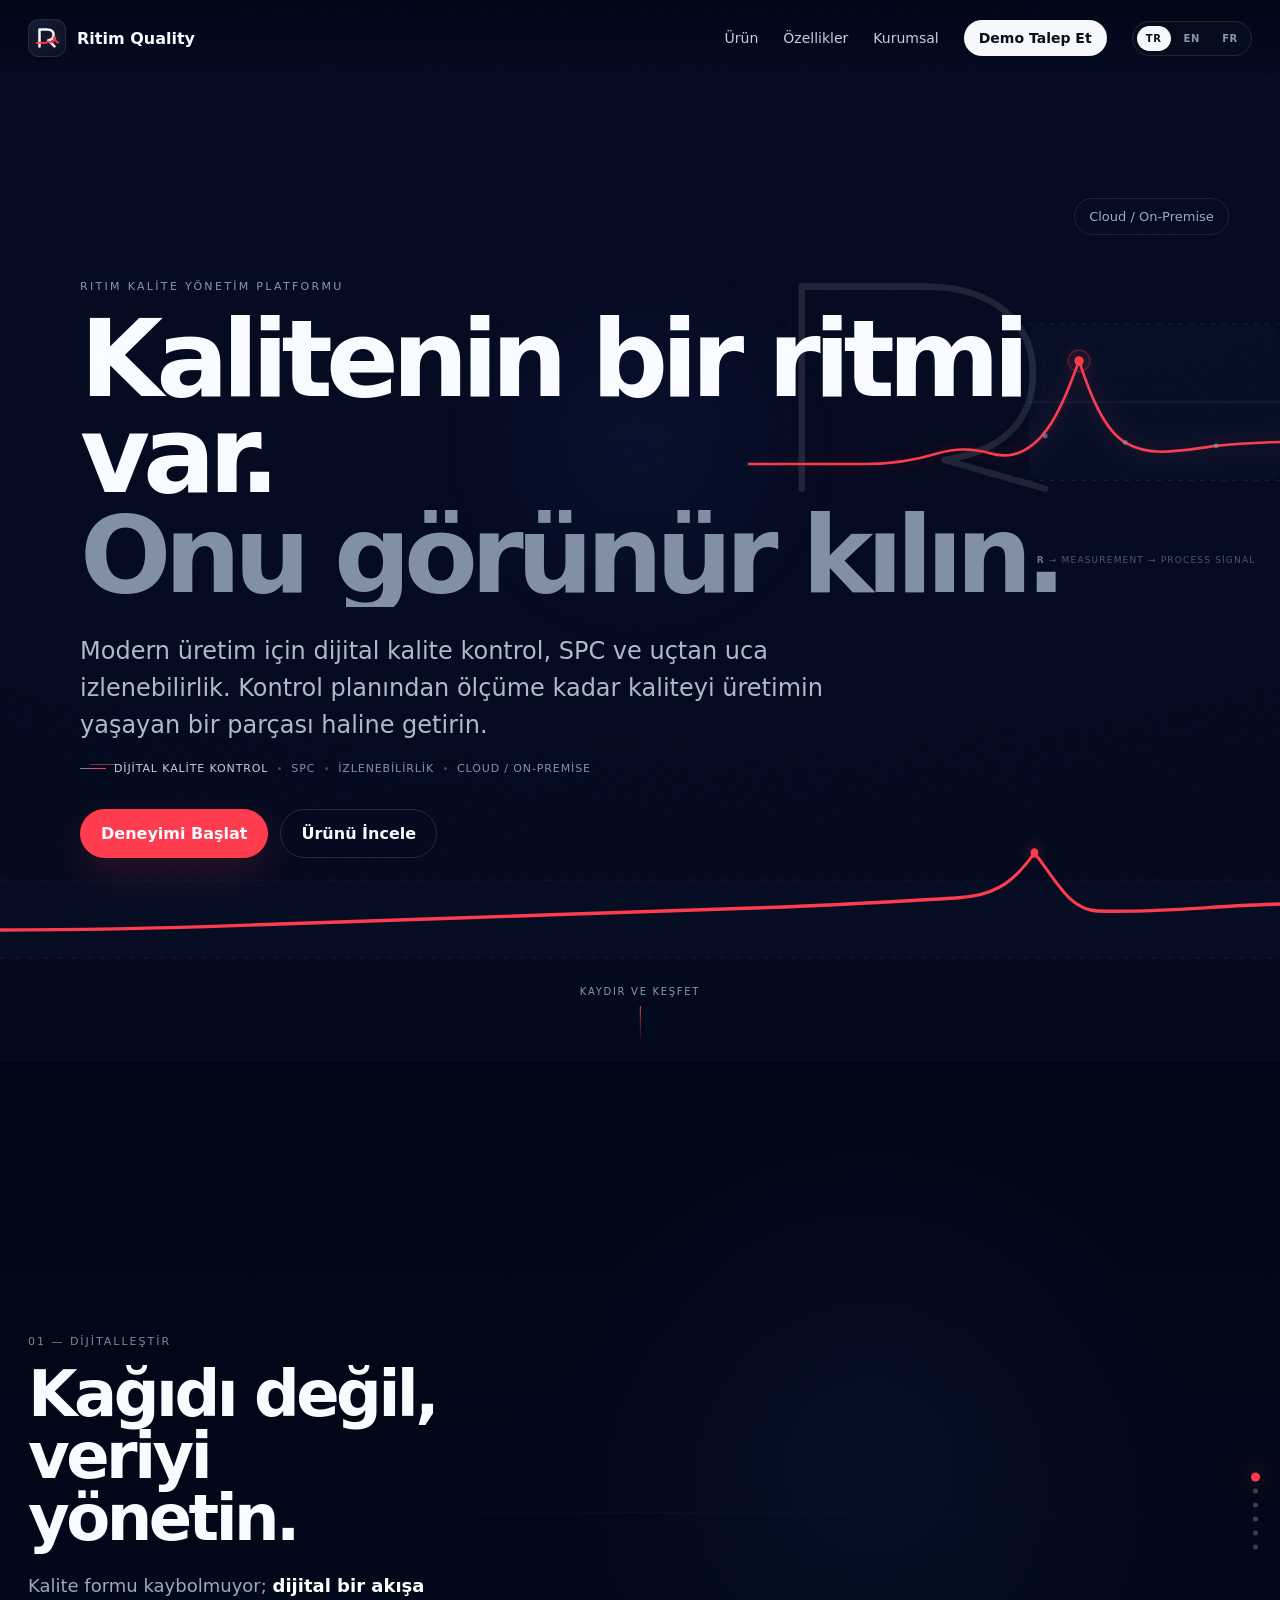
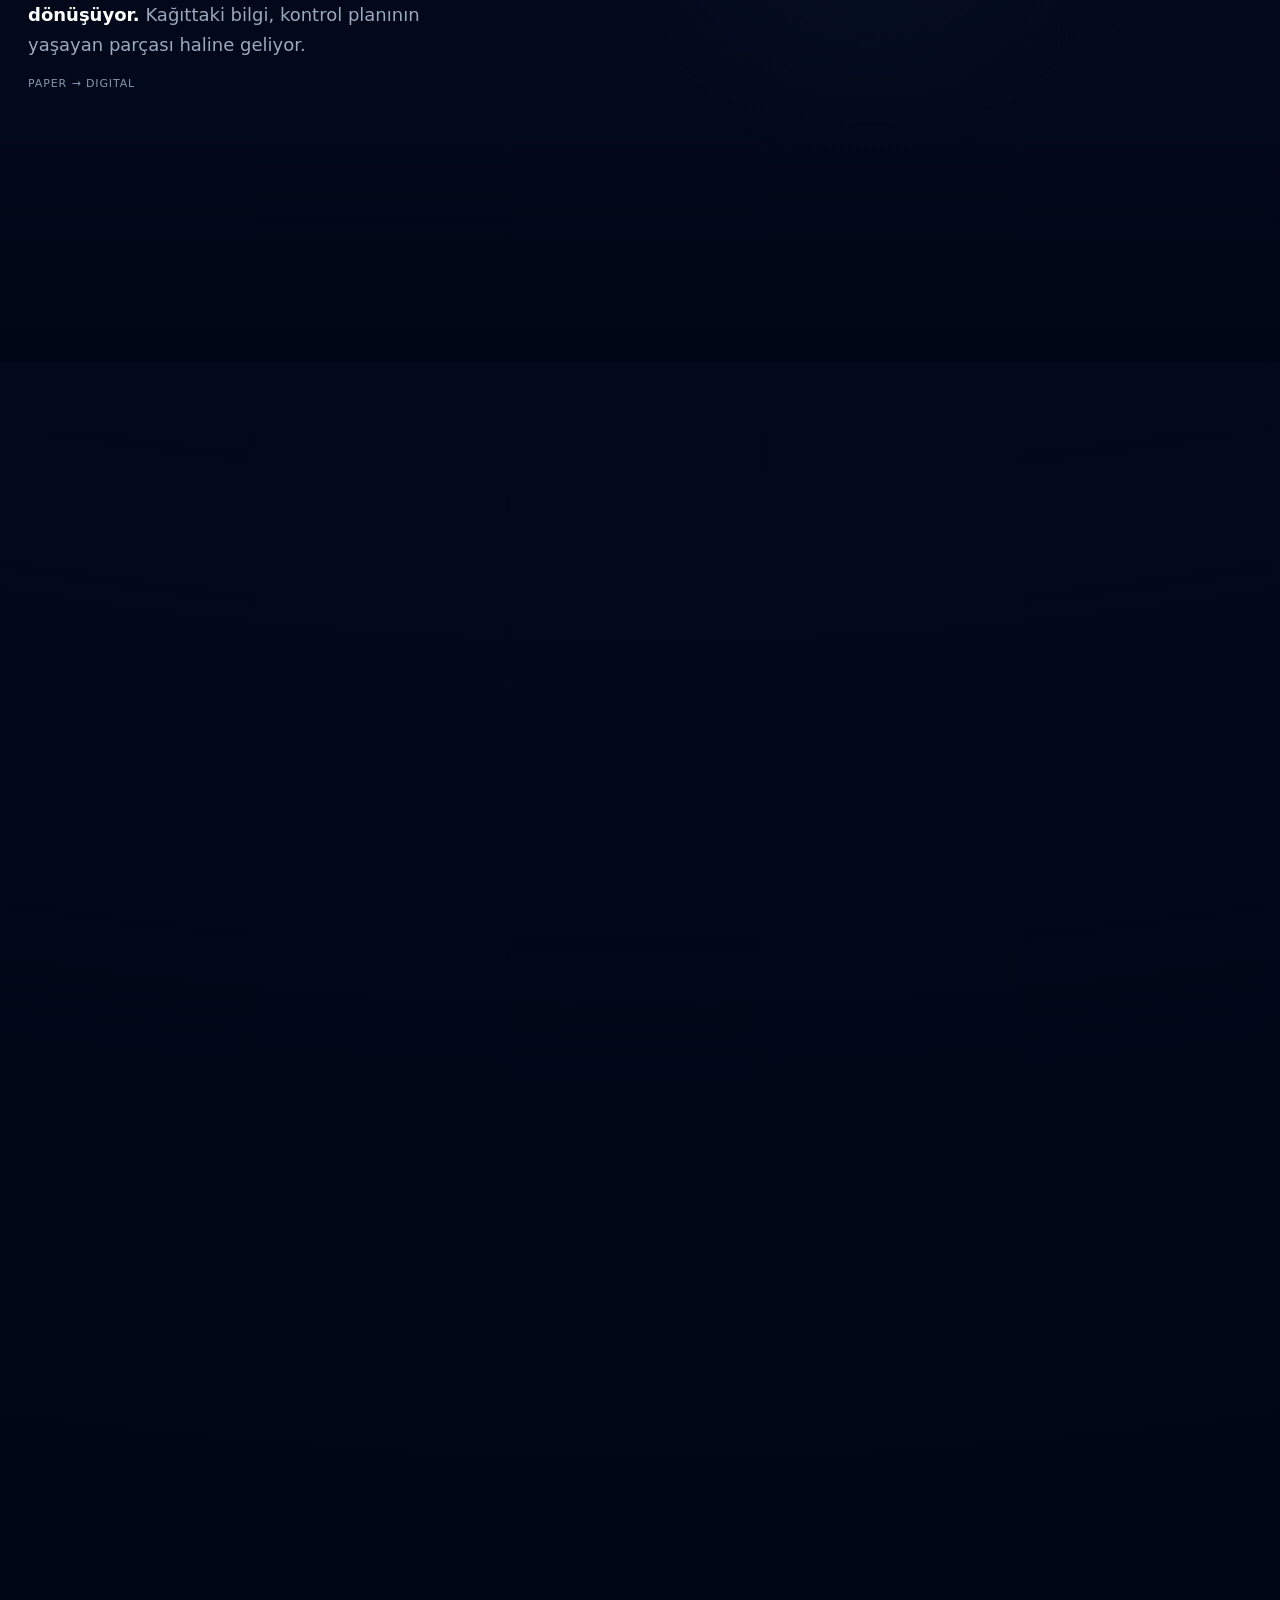
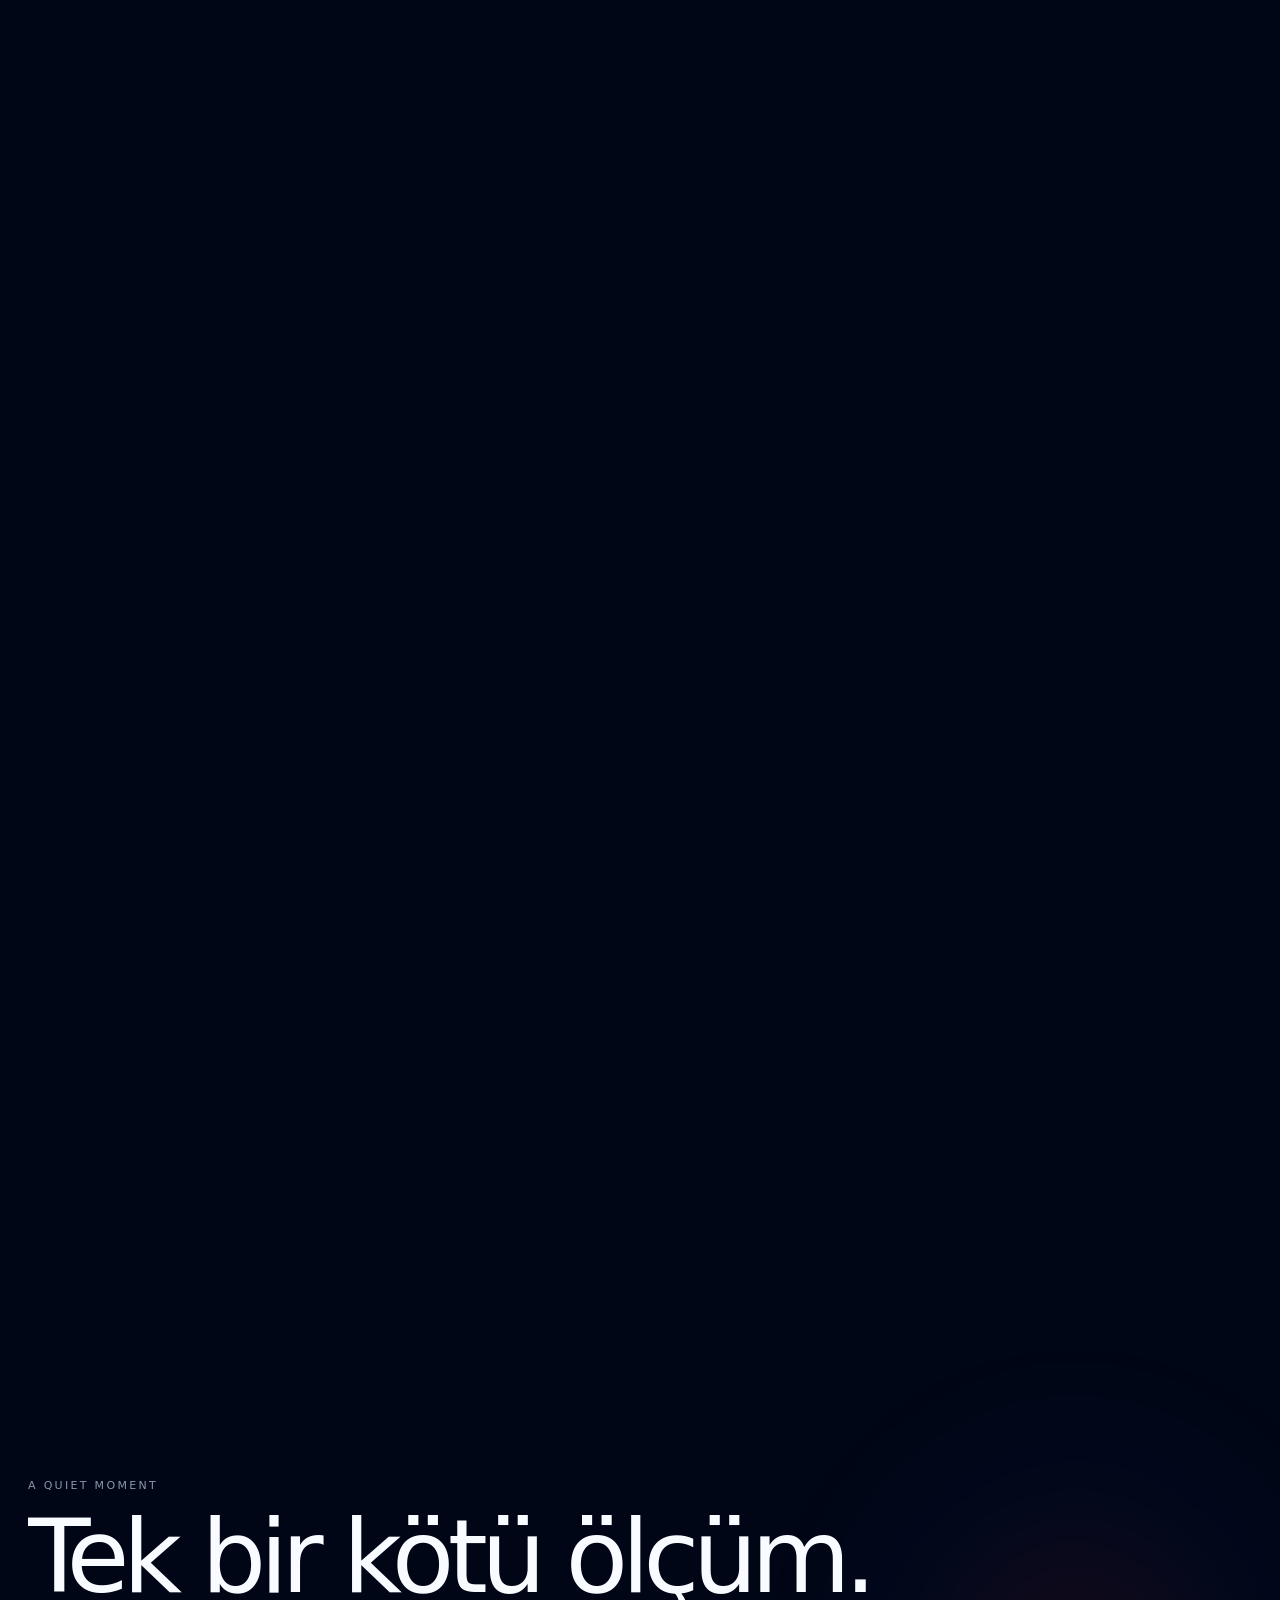
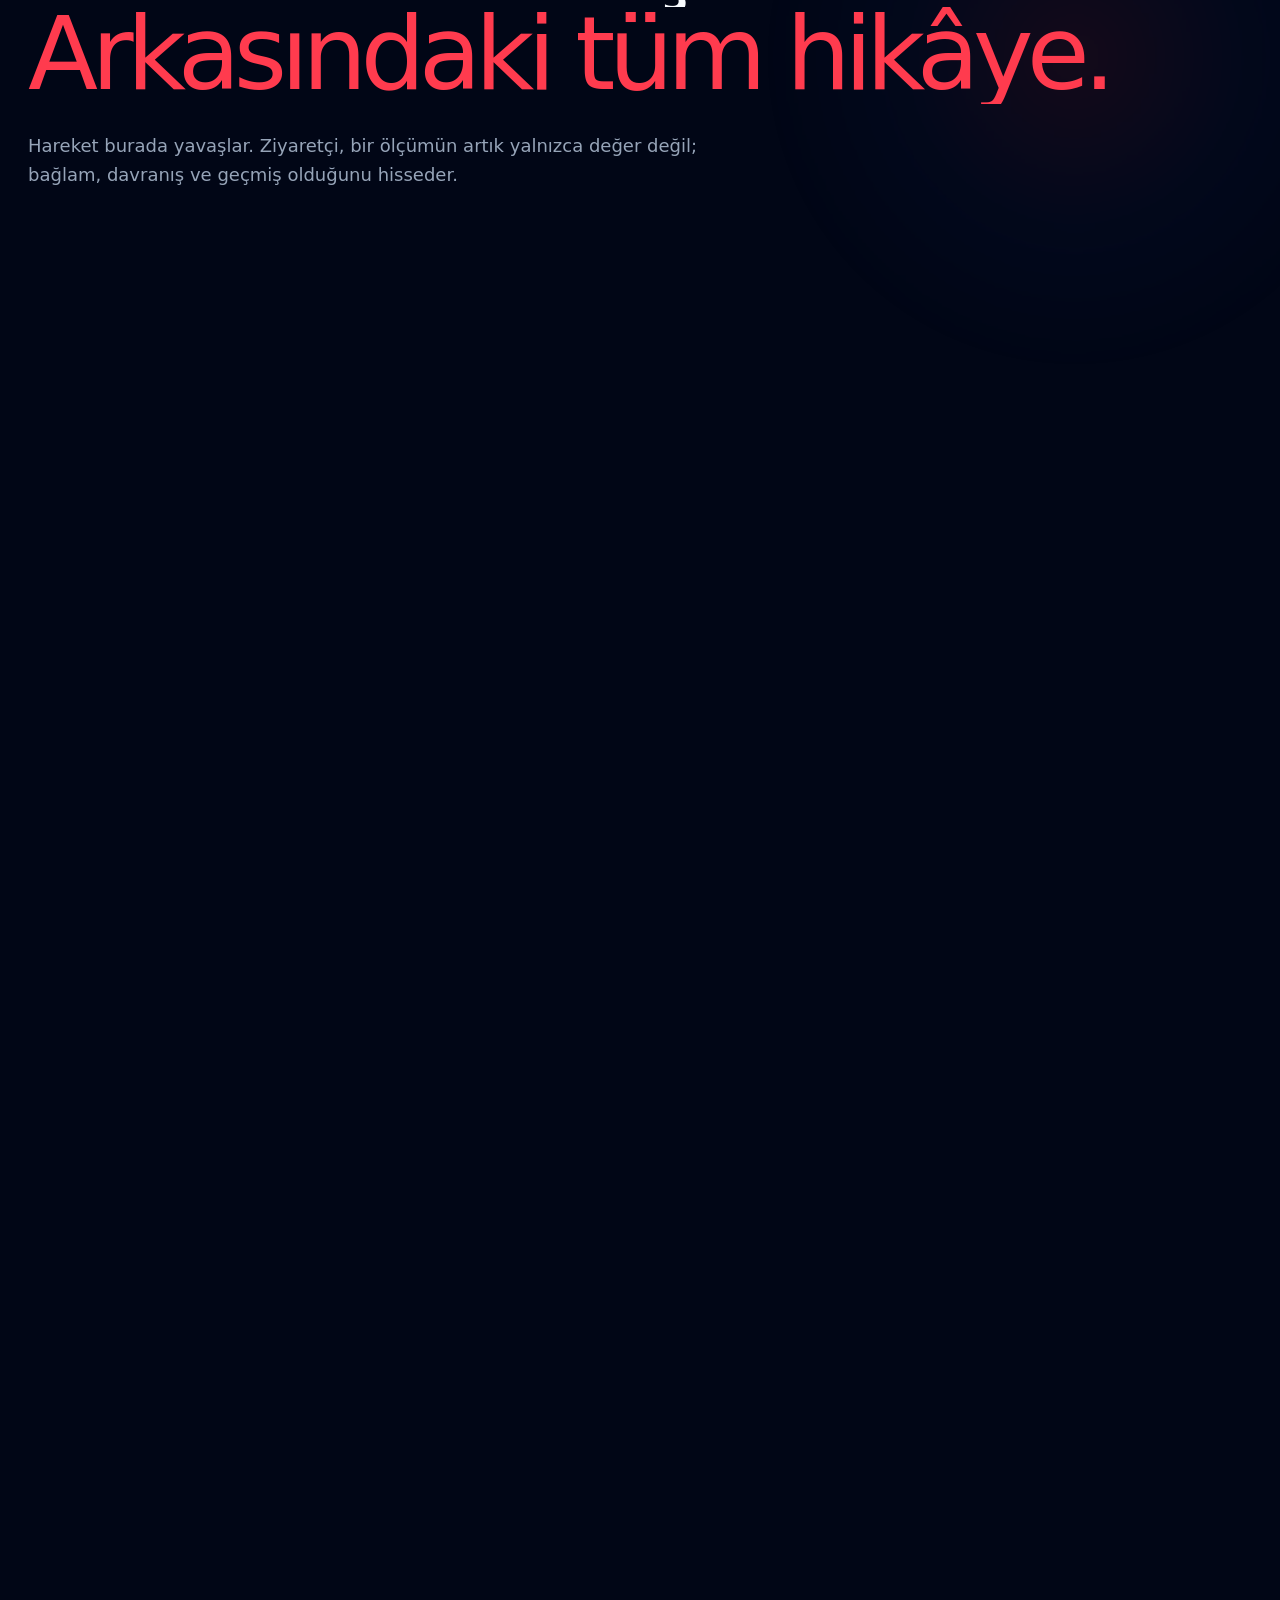
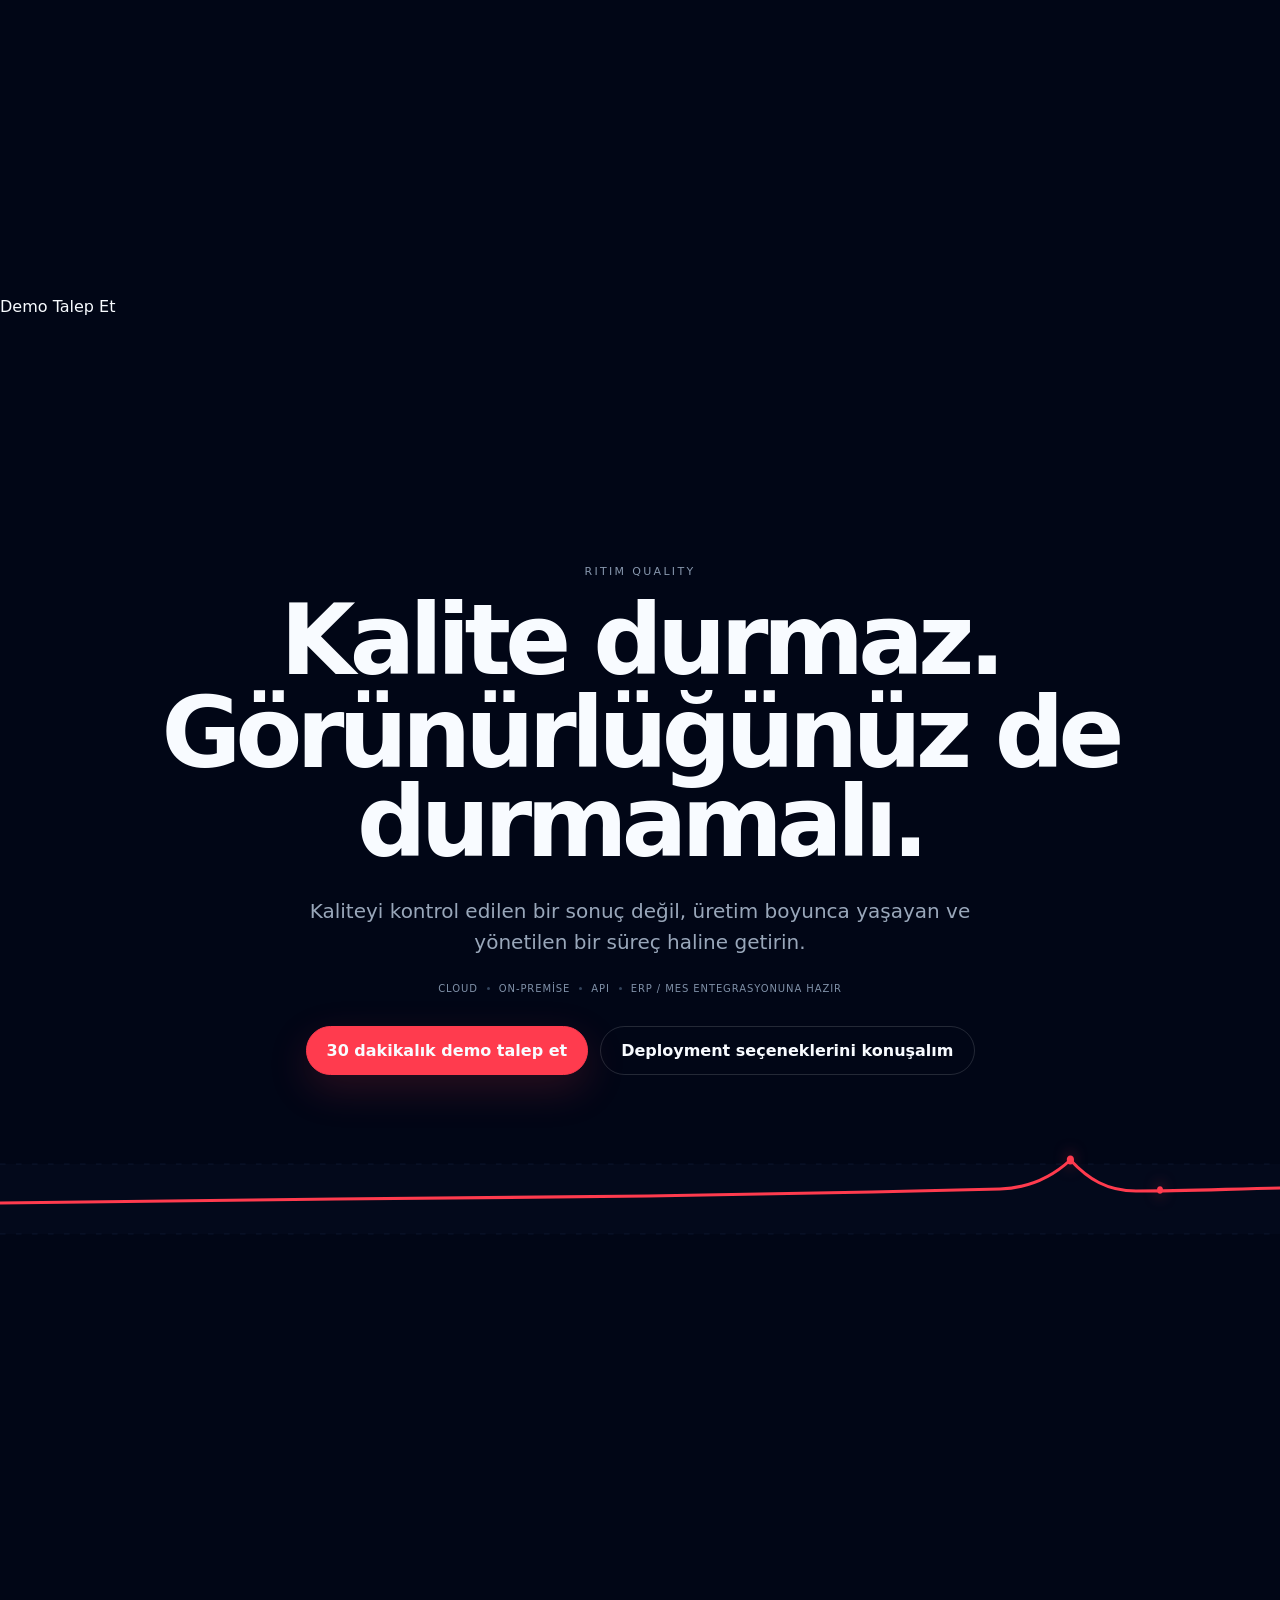
<file: index.html>
<!DOCTYPE html>
<html lang="tr">
<head>
<meta charset="utf-8"/>
<meta name="viewport" content="width=device-width,initial-scale=1,viewport-fit=cover"/>
<title>Ritim Quality — Dijital Kalite Kontrol, SPC ve İzlenebilirlik</title>
<meta name="description" content="Ritim Quality — üretim kalite yönetimi, SPC, izlenebilirlik ve kontrol planları. Cloud veya On-Premise."/>
<meta name="theme-color" content="#010616"/>
<meta name="robots" content="index,follow,max-image-preview:large"/>
<meta name="color-scheme" content="dark"/>
<meta name="format-detection" content="telephone=no"/>
<meta property="og:locale" content="tr_TR"/>
<meta property="og:locale:alternate" content="en_US"/>
<meta property="og:locale:alternate" content="fr_FR"/>
<meta property="og:type" content="website"/>
<meta property="og:title" content="Ritim Quality — Dijital Kalite Kontrol, SPC ve İzlenebilirlik"/>
<meta property="og:description" content="Kontrol planından ölçüme, SPC’den izlenebilirliğe. Kaliteyi üretimin yaşayan bir parçası haline getirin."/>
<meta name="twitter:card" content="summary_large_image"/>
<meta name="twitter:title" content="Ritim Quality — Dijital Kalite Kontrol, SPC ve İzlenebilirlik"/>
<meta name="twitter:description" content="Üretim kalite yönetimi, SPC ve izlenebilirlik. Cloud veya On-Premise."/>
<!-- Add canonical URL and og:image after the final public domain and social preview image are confirmed. -->
<script type="application/ld+json">
{
  "@context":"https://schema.org",
  "@type":"SoftwareApplication",
  "name":"Ritim Quality",
  "applicationCategory":"BusinessApplication",
  "operatingSystem":"Web",
  "description":"Üretim kalite yönetimi, SPC, izlenebilirlik ve kontrol planları için Cloud veya On-Premise çözüm.",
  "offers":{
    "@type":"Offer",
    "availability":"https://schema.org/InStock"
  },
  "publisher":{
    "@type":"Organization",
    "name":"Ritim"
  }
}
</script>

<link rel="stylesheet" href="css/tokens.css">
<link rel="stylesheet" href="css/base.css">
<link rel="stylesheet" href="css/components.css">
<link rel="stylesheet" href="css/desktop.css">
<link rel="stylesheet" href="css/mobile.css">
</head>
<body>
<div class="preloader" id="preloader" aria-hidden="true">
  <div class="preloaderInner">
    <svg class="preloaderSignal" viewBox="0 0 520 110" preserveAspectRatio="none">
      <path d="M42 88V24h42c26 0 40 12 40 31 0 17-12 27-34 30l34 3" fill="none" stroke="rgba(255,255,255,.24)" stroke-width="4.2" stroke-linecap="round" stroke-linejoin="round"/>
      <path d="M92 80 H205 C238 80 258 76 278 70 C296 65 309 67 324 71 C341 76 352 68 365 54 C378 41 386 24 394 13 C402 31 412 55 429 65 C451 78 482 71 520 69" fill="none" stroke="#ff3b4e" stroke-width="2.8" stroke-linecap="round" stroke-linejoin="round"/>
      <circle cx="394" cy="13" r="4.2" fill="#ff3b4e"/>
    </svg>
    <div class="preloaderWord">Ritim Quality</div>
  </div>
</div>
<div class="contextCursor" id="contextCursor" aria-hidden="true"><span id="contextCursorLabel">Scroll</span></div>
<a class="skipLink" href="#mainContent">İçeriğe geç</a>
<div class="progress" id="progress"></div>
<div class="cursorGlow" id="cursorGlow"></div>


<div class="signatureSignalDot" id="signatureSignalDot" aria-hidden="true"></div>
<header class="nav">
  <div class="wrap navin">
    <div class="brand"><div class="logo" aria-hidden="true">
      <svg viewBox="0 0 32 32">
        <path class="rmark" d="M8 25V7h8.2c4.3 0 6.8 2.3 6.8 5.7 0 3.1-2.1 5.1-5.6 5.6L24 25"/>
        <path class="qsignal" d="M5 21.2 H13.2 C15 21.2 16.1 20.8 17.1 20.2 C18.2 19.6 19.1 20 20 20.4 C21 20.9 21.8 20.4 22.5 19.4 C23.2 18.3 23.7 16.9 24.1 15.7 C24.6 17.2 25.1 19.1 26.2 19.9 C27 20.5 27.8 20.7 28 20.7"/>
        <circle class="qdot" cx="24.1" cy="15.7" r="1.5"/>
      </svg>
    </div>Ritim Quality</div>
    <nav class="navlinks" aria-label="Ana navigasyon">
      <a class="magnetic" href="#story"><span data-i18n="nav_product">Ürün</span></a>
      <a class="magnetic" href="#worlds"><span data-i18n="nav_features">Özellikler</span></a>
      <a class="magnetic" href="#enterprise"><span data-i18n="nav_enterprise">Enterprise</span></a>
      <a class="navcta magnetic" href="#contact" data-i18n="nav_demo">Demo Talep Et</a>
      <div class="langSwitch desktopLang" aria-label="Language selector">
        <button type="button" data-lang="tr">TR</button>
        <button type="button" data-lang="en">EN</button>
        <button type="button" data-lang="fr">FR</button>
      </div>
    </nav>
    <button class="mobileMenuBtn" id="mobileMenuBtn" aria-expanded="false" aria-controls="mobileMenu" aria-label="Menüyü aç">
      <span></span><span></span><span></span>
    </button>
  </div>
</header>

<nav class="mobileMenu" id="mobileMenu" aria-label="Mobil navigasyon" aria-hidden="true">
  <a href="#story"><span data-i18n="nav_product">Ürün</span></a>
  <a href="#worlds"><span data-i18n="nav_features">Özellikler</span></a>
  <a href="#enterprise"><span data-i18n="nav_enterprise">Enterprise</span></a>
  <a href="#contact" data-i18n="nav_demo">Demo Talep Et</a>
  <div class="mobileLangWrap">
    <div class="langSwitch" aria-label="Language selector">
        <button type="button" data-lang="tr">TR</button>
        <button type="button" data-lang="en">EN</button>
        <button type="button" data-lang="fr">FR</button>
      </div>
  </div>
</nav>

<main id="mainContent">
<section class="hero">
  <div class="signalSculpture" id="signalSculpture">
    <svg viewBox="0 0 760 480">
      <path class="heroRmark" d="M150 350 V105 H300 C382 105 430 148 430 211 C430 270 391 305 323 315 L445 350"/>
      <path class="heroRmarkEcho" d="M137 362 V92 H300 C393 92 445 142 445 211 C445 279 400 319 330 330 L467 362"/>

      <path class="brandBridgeSoft" d="M86 320 H232 C270 320 300 313 326 305 C350 298 368 301 388 307 C410 314 428 305 445 286 C463 266 474 236 486 195 C497 233 512 276 537 292 C570 313 610 303 652 298 C688 294 714 294 735 293"/>
      <path class="brandBridge" d="M86 320 H228 C262 320 289 315 315 307 C338 300 357 301 378 307 C401 314 421 307 439 288 C458 268 471 235 486 195 C500 238 517 279 542 294 C574 313 613 303 652 298 C686 294 713 294 735 293"/>

      <rect class="qualityBand" x="425" y="150" width="305" height="190" rx="18"/>
      <line class="limitLine" x1="425" y1="150" x2="730" y2="150"/>
      <line class="targetLine" x1="425" y1="245" x2="730" y2="245"/>
      <line class="limitLine" x1="425" y1="340" x2="730" y2="340"/>

      <circle class="samplePoint" cx="445" cy="286" r="3"/>
      <circle class="samplePoint alert brandDot" cx="486" cy="195" r="5.6"/>
      <circle class="decisionRing" cx="486" cy="195" r="13"/>
      <circle class="samplePoint" cx="542" cy="294" r="3"/>
      <circle class="samplePoint" cx="652" cy="298" r="3"/>
      <circle class="samplePoint" cx="735" cy="293" r="3"/>
    </svg>
    <div class="heroBrandCaption"><b>R</b> → measurement → process signal</div>
  </div>

  <div class="wrap heroCore">
    <div class="kicker" data-i18n="hero_kicker">RITIM QUALITY MANAGEMENT PLATFORM</div>
    <h1 class="revealText" data-reveal>
      <span class="revealMask"><span class="revealLine" data-i18n="hero_title_1">Quality has a rhythm.</span></span>
      <span class="revealMask"><span class="revealLine soft" data-i18n="hero_title_2">Make it visible.</span></span>
    </h1>
    <p class="lead" data-i18n="hero_lead">Kontrol planından ölçüme, ölçümden SPC’ye, SPC’den izlenebilirliğe kadar kaliteyi üretimin yaşayan bir parçası haline getirin.</p>
    <div class="heroProof" aria-label="Ritim Quality product capabilities">
      <span class="proofSignal" data-i18n="hero_proof_quality">Dijital Kalite Kontrol</span>
      <span data-i18n="hero_proof_spc">SPC</span>
      <span data-i18n="hero_proof_trace">İzlenebilirlik</span>
      <span data-i18n="hero_proof_deploy">Cloud / On-Premise</span>
    </div>
    <div class="heroActions">
      <a class="btn primary magnetic" href="#story"><span data-i18n="hero_start">Deneyimi Başlat</span></a>
      <a class="btn secondary magnetic" href="#product-screens"><span data-i18n="hero_explore">Ürünü İncele</span></a>
    </div>
  </div>

  <div class="heroTag" data-i18n="hero_deploy_tag">Cloud / On‑Premise</div>
  <div class="heroPulse">
    <svg viewBox="0 0 1600 180" preserveAspectRatio="none">
      <rect class="qualityBand" x="0" y="61" width="1600" height="78"/>
      <line class="limit" x1="0" y1="61" x2="1600" y2="61"/>
      <line class="limit" x1="0" y1="139" x2="1600" y2="139"/>
      <path class="qualityPath" d="M0 111 C155 111 240 108 350 105 C470 102 570 99 680 96 C785 93 875 91 980 88 C1070 85 1130 82 1195 79 C1240 77 1265 66 1293 34 C1318 58 1335 91 1372 92 C1455 94 1510 87 1600 85"
        fill="none" stroke="#ff3b4e" stroke-width="3.4" stroke-linecap="round" stroke-linejoin="round"/>
      <circle class="qualityDot" cx="1293" cy="34" r="4.8"/>
    </svg>
  </div>
  <div class="scrollHint"><span data-i18n="hero_scroll">scroll to enter</span></div>
</section>

<section class="story" id="story">
  <div class="sticky">
    <div class="stage">
      <div class="ambientLine"></div>

      <article class="chapter desktopChapter">
        <div class="num" data-i18n="desktop_1_num">01 — DIGITIZE</div>
        <h2 data-i18n="desktop_1_title">Kağıdı değil,<br>veriyi yönetin.</h2>
        <p data-i18n="desktop_1_body">Kalite formu kaybolmuyor; <strong>dijital bir akışa dönüşüyor.</strong> Kağıttaki bilgi, kontrol planının yaşayan parçası haline geliyor.</p>
        <div class="micro">PAPER → DIGITAL</div>
      </article>
      <article class="chapter desktopChapter">
        <div class="num" data-i18n="desktop_2_num">02 — PLAN</div>
        <h2 data-i18n="desktop_2_title">Doğru kontrol.<br>Doğru anda.</h2>
        <p data-i18n="desktop_2_body">Revizyon kontrollü planlar, karakteristikler ve örnekleme mantığı doğrudan üretime bağlanır.</p>
        <div class="micro">PLAN → EXECUTE</div>
      </article>
      <article class="chapter desktopChapter">
        <div class="num" data-i18n="desktop_3_num">03 — MEASURE</div>
        <h2 data-i18n="desktop_3_title">Bir ölçüm<br>sadece sayı değildir.</h2>
        <p data-i18n="desktop_3_body"><strong>25.14</strong> önce tek başına görünür. Sonra spesifikasyon ve bağlam ortaya çıkar. Böylece sayı karar sinyaline dönüşür.</p>
        <div class="micro">DATA → CONTEXT</div>
      </article>
      <article class="chapter desktopChapter">
        <div class="num" data-i18n="desktop_4_num">04 — ANALYZE</div>
        <h2 data-i18n="desktop_4_title">25.14, bir veri<br>noktasına dönüşür.</h2>
        <p data-i18n="desktop_4_body">Sayı küçülür, ilk chart noktasına dönüşür. Diğer ölçümler etrafına gelir ve grafik kendini çizer.</p>
        <div class="micro">CONTEXT → KNOWLEDGE</div>
      </article>
      <article class="chapter desktopChapter">
        <div class="num" data-i18n="desktop_5_num">05 — TRACE</div>
        <h2 data-i18n="desktop_5_title">Her ürünün<br>dijital kalite izi.</h2>
        <p data-i18n="desktop_5_body">Ürün, lot, iş emri, makine, operatör ve ölçüm sonuçları tek bağlamda birleşir.</p>
        <div class="micro">KNOWLEDGE → TRACE</div>
      </article>
      <article class="chapter desktopChapter">
        <div class="num" data-i18n="desktop_6_num">06 — DEPLOY</div>
        <h2 data-i18n="desktop_6_title">Aynı Ritim Quality.<br>Sizin altyapınız.</h2>
        <p data-i18n="desktop_6_body"><strong>Cloud</strong> ile hızlı ölçeklenin. <strong>On‑Premise</strong> ile fabrika altyapısını ve veriyi siz yönetin.</p>
        <div class="micro">ONE PRODUCT → TWO DEPLOYMENT MODELS</div>
      </article>

      <article class="chapter mobileChapter">
        <div class="num" data-i18n="m1_num">01 — MEASURE</div>
        <h2>Ölçümü görün.<br>Hemen yakalayın.</h2>
        <p>Mobil deneyim burada doğrudan kalite sinyalinin merkezinden başlar.</p>
        <div class="micro">MEASURE</div>
      </article>
      <article class="chapter mobileChapter">
        <div class="num" data-i18n="m2_num">02 — DETECT</div>
        <h2>25.14, toleransın<br>dışında kaldı.</h2>
        <p>Sayıdan hemen sonra limitler ve bağlam görünür hale gelir.</p>
        <div class="micro">DETECT</div>
      </article>
      <article class="chapter mobileChapter">
        <div class="num" data-i18n="m3_num">03 — UNDERSTAND</div>
        <h2 data-i18n="m3_title">Bir sayıdan<br>proses davranışına.</h2>
        <p>25.14 noktaya dönüşür; diğer örneklerle birlikte grafik oluşur.</p>
        <div class="micro">UNDERSTAND</div>
      </article>
      <article class="chapter mobileChapter">
        <div class="num" data-i18n="m4_num">04 — TRACE</div>
        <h2>Kararın arkasındaki<br>bağlamı görün.</h2>
        <p>Lot, ürün, makine ve operatör tek kalite ağında birleşir.</p>
        <div class="micro">TRACE</div>
      </article>

      <div class="scene" id="scene">
        <div class="device" id="device">
          <div class="deviceGlow"></div>
          <div class="deviceReflection" id="deviceReflection"></div>
          <div class="browserbar">
            <i class="browserDot"></i><i class="browserDot"></i><i class="browserDot"></i>
            <span class="browserTitle">quality.ritim.app / inspection</span>
            <span class="browserStatus"><i class="statusDot"></i> LIVE</span>
          </div>

          <div class="canvas">
            <div class="pulseGlowBand" id="pulseGlowBand"></div>
            <div class="pulseThread">
              <svg viewBox="0 0 700 560" preserveAspectRatio="none">
                <path id="threadPath" d="M0 318 C72 316 124 313 176 309 C236 304 292 301 350 297 C410 293 464 290 515 286 C550 283 570 260 588 224 C608 257 624 287 654 288 C670 288 684 286 700 284"
                  fill="none" stroke="#ff3b4e" stroke-width="2.4" stroke-linecap="round" stroke-linejoin="round"/>
                <circle id="threadCursor" class="threadCursor" cx="176" cy="255" r="4"/>
              </svg>
            </div>

            <div class="paper" id="paper">
              <h3>QUALITY INSPECTION FORM</h3>
              <div class="paperLine">PART: AX‑450 Valve Body</div>
              <div class="paperLine">Dimension A: <span class="paperVal">25.14</span></div>
              <div class="paperLine">Dimension B: ____________</div>
              <div class="paperLine">Surface: OK / NOK</div>
              <div class="paperLine">Operator: OP‑0142</div>
              <div class="paperLine">Date / Time: _____________</div>
              <div class="paperStamp">MANUAL</div>
            </div>

            <div class="app" id="app">
              <div class="appHeader">
                <b>Control Plan · AX‑450</b>
                <span>Revision 07 · Active</span>
              </div>
              <div class="planGrid">
                <div class="panel">
                  <div class="row"><div><div class="label">CHARACTERISTIC</div><div class="value">Outer Diameter</div></div><span class="pill">Numeric</span></div>
                  <div class="row"><div><div class="label">TARGET</div><div class="value">25.00 mm</div></div><span class="pill">± 0.10</span></div>
                  <div class="row"><div><div class="label">VISUAL CHECK</div><div class="value">Surface Condition</div></div><span class="pill">OK / NOK</span></div>
                  <div class="row"><div><div class="label">SAMPLING</div><div class="value">5 pcs / Batch</div></div><span class="pill">Active</span></div>
                </div>
                <div class="planSide">
                  <div class="panel"><div class="score"><div><div class="label">PLAN COMPLETION</div><b>96%</b></div><span>live</span></div></div>
                  <div class="panel">
                    <div class="label">LIVE SAMPLE STABILITY</div>
                    <div class="miniChart">
                      <svg viewBox="0 0 300 150" preserveAspectRatio="none">
                        <polyline points="0,92 35,80 70,86 105,68 140,73 175,57 210,66 245,54 300,60" fill="none" stroke="#e4ecf8" stroke-width="3"/>
                        <line x1="0" y1="36" x2="300" y2="36" stroke="#ffd166" stroke-width="1" stroke-dasharray="5 5"/>
                        <line x1="0" y1="118" x2="300" y2="118" stroke="#ffd166" stroke-width="1" stroke-dasharray="5 5"/>
                      </svg>
                    </div>
                  </div>
                </div>
              </div>
            </div>

            <div class="measureStage" id="measureStage"></div>
            <div class="measureLayer" id="measureLayer">
              <div class="measureNo" id="measureNo">25.14</div>
              <div class="specBand" id="specBand">
                <span class="limit l1">24.90</span><span class="limit l2">25.10</span>
                <div class="specPointer"></div>
              </div>
              <div class="measureSpec" id="measureSpec">SPECIFICATION 24.90 — 25.10 mm · <b>OUT OF SPEC</b></div>
              <div class="contextGrid">
                <div class="context"><span>MACHINE</span><b>CNC‑04</b></div>
                <div class="context"><span>WORK ORDER</span><b>WO‑20261</b></div>
                <div class="context"><span>PRODUCT</span><b>AX‑450</b></div>
                <div class="context"><span>OPERATOR</span><b>OP‑0142</b></div>
                <div class="context"><span>LOT</span><b>L260916</b></div>
                <div class="context"><span>TIME</span><b>10:42:08</b></div>
              </div>
            </div>

            <div class="morphBridge" id="morphBridge">
              <div class="morphNumber" id="morphNumber">25.14</div>
              <div class="morphDot" id="morphDot"></div>
              <div class="morphParticles">
                <span class="morphParticle" data-x="-210" data-y="-110">25.02</span>
                <span class="morphParticle" data-x="-150" data-y="-70">25.06</span>
                <span class="morphParticle" data-x="-90" data-y="-20">24.99</span>
                <span class="morphParticle" data-x="-20" data-y="20">25.01</span>
                <span class="morphParticle" data-x="60" data-y="-30">25.03</span>
                <span class="morphParticle" data-x="120" data-y="40">25.07</span>
                <span class="morphParticle" data-x="190" data-y="-65">24.98</span>
              </div>
            </div>

            <div class="analysisLayer" id="analysisLayer">
              <div class="analysisTop"><b>Process Capability</b><span>Outer Diameter · Last 248 samples</span></div>
              <div class="numberStream"><div class="streamInner" id="streamInner">25.02 · 25.06 · 24.99 · 25.14 · 25.01 · 25.03 · 25.07 · 24.98 · 25.04 · 25.00 · 25.05 · 25.02 · 24.97 · 25.01 · 25.06 · 25.03</div></div>
              <div class="bigChart">
                <svg viewBox="0 0 600 240" preserveAspectRatio="none">
                  <line x1="0" y1="52" x2="600" y2="52" stroke="#ffd166" stroke-width="1" stroke-dasharray="6 6"/>
                  <line x1="0" y1="188" x2="600" y2="188" stroke="#ffd166" stroke-width="1" stroke-dasharray="6 6"/>
                  <polyline id="processLine" points="0,145 50,125 100,140 150,115 200,134 250,110 300,123 350,97 400,116 450,89 500,102 550,94 600,80"
                  fill="none" stroke="#eef4fb" stroke-width="4" stroke-linecap="round" stroke-linejoin="round"/>
                  <circle class="chartDot" cx="600" cy="80" r="5" fill="#ff3b4e"/>
                </svg>
              </div>
              <div class="kpis">
                <div class="kpi"><span>CP</span><b>1.52</b></div>
                <div class="kpi"><span>CPK</span><b>1.41</b></div>
                <div class="kpi"><span>SAMPLES</span><b>248</b></div>
              </div>
            </div>

            <div class="traceLayer" id="traceLayer">
              <div class="traceCanvas">
                <div class="traceHalo"></div>
                <div class="traceLine tl1"></div><div class="traceLine tl2"></div><div class="traceLine tl3"></div><div class="traceLine tl4"></div><div class="traceLine tl5"></div><div class="traceLine tl6"></div>
                <div class="traceCard traceCore"><span>LOT / BATCH</span><b>L260916‑A</b></div>
                <div class="traceCard tc1"><span>PRODUCT</span><b>AX‑450</b></div>
                <div class="traceCard tc2"><span>WORK ORDER</span><b>WO‑20261</b></div>
                <div class="traceCard tc3"><span>MEASUREMENT</span><b>25.14 mm</b></div>
                <div class="traceCard tc4"><span>IMAGE</span><b>Surface_0142.jpg</b></div>
                <div class="traceCard tc5"><span>MACHINE</span><b>CNC‑04</b></div>
                <div class="traceCard tc6"><span>OPERATOR</span><b>OP‑0142</b></div>
              </div>
            </div>

            <div class="deployLayer" id="deployLayer">
              <div class="deployCard">
                <div>
                  <div class="deployIcon">☁️</div>
                  <h3>Cloud</h3>
                  <p>Hızlı devreye alın. Çoklu lokasyonları tek merkezden yönetin ve kolay ölçekleyin.</p>
                  <div class="deployList"><div>Fast rollout</div><div>Managed updates</div><div>Multi‑site visibility</div></div>
                </div>
                <div class="deployFlow">Ritim Cloud → Factory A → Factory B → Factory C</div>
              </div>
              <div class="deployCard">
                <div>
                  <div class="deployIcon">🏭</div>
                  <h3>On‑Premise</h3>
                  <p>Fabrika ağı içinde çalışın. Veriyi ve altyapıyı kurum politikalarınıza göre yönetin.</p>
                  <div class="deployList"><div>Local data</div><div>Internal network</div><div>Customer‑controlled infrastructure</div></div>
                </div>
                <div class="deployFlow">Factory Network → Ritim Quality → Local Database</div>
              </div>
            </div>
          </div>
        </div>
      </div>

      <div class="stepRail desktopRail" id="desktopRail"><i></i><i></i><i></i><i></i><i></i><i></i></div>
      <div class="stepRail mobileRail" id="mobileRail"><i></i><i></i><i></i><i></i></div>
    </div>
  </div>
</section>

<section class="quiet">
  <div class="quietOrb"></div>
  <div class="wrap">
    <div class="kicker">A QUIET MOMENT</div>
    <div class="bigQuote revealText" data-reveal>
      <span class="revealMask"><span class="revealLine" data-i18n="quiet_title_1">One bad number.</span></span>
      <span class="revealMask"><span class="revealLine red" data-i18n="quiet_title_2">The whole story behind it.</span></span>
    </div>
    <p class="smallText" data-i18n="quiet_body">Hareket burada yavaşlar. Ziyaretçi, bir ölçümün artık yalnızca değer değil; bağlam, davranış ve geçmiş olduğunu hisseder.</p>
  </div>
</section>


<section class="productScreens" id="product-screens">
  <div class="wrap">
    <div class="productScreensHead">
      <div>
        <div class="kicker" data-i18n="screens_kicker">CURRENT PRODUCT SCREENS</div>
        <h2 class="revealText" data-reveal>
          <span class="revealMask"><span class="revealLine" data-i18n="screens_title_1">See the product.</span></span>
          <span class="revealMask"><span class="revealLine" data-i18n="screens_title_2">Not another mockup.</span></span>
        </h2>
        <div class="productScreensMeta">
          <span data-i18n="screens_meta_1">Current UI</span>
          <span data-i18n="screens_meta_2">Demo environment</span>
          <span data-i18n="screens_meta_3">Real application screens</span>
        </div>
      </div>
      <p data-i18n="screens_intro">Ritim Quality’nin bugün çalışan uygulamasından üç ekran: kalite planlama, operatör ölçümü ve SPC analizi. Yeni bir hikâye eklemiyoruz; ürünü olduğu gibi gösteriyoruz.</p>
    </div>

    <div class="productScreenList">
      <article class="productScreen">
        <div class="productScreenCopy">
          <div class="productScreenIndex" data-i18n="screen_plan_index">01 · QUALITY ENGINEERING</div>
          <h3 data-i18n="screen_plan_title">Control Plan Editor</h3>
          <p data-i18n="screen_plan_body">Kontrol planı revizyonlarını, teknik resmi ve ölçüm karakteristiklerini aynı mühendislik çalışma alanında yönetin.</p>
          <div class="productScreenFacts">
            <div class="productScreenFact" data-i18n="screen_plan_fact_1">Revision-controlled control plans</div>
            <div class="productScreenFact" data-i18n="screen_plan_fact_2">Drawing-linked measurement points</div>
            <div class="productScreenFact" data-i18n="screen_plan_fact_3">Tolerance and characteristic definition</div>
          </div>
        </div>
        <div class="productScreenFrame plan" tabindex="0" role="button" aria-haspopup="dialog" data-screen-focus="plan">
          <div class="productScreenChrome">
            <div class="productScreenDots"><i></i><i></i><i></i></div>
            <span data-i18n="screen_current_ui">Current product UI</span>
          </div>
          <div class="productScreenViewport">
            <div class="productEntryTarget" id="productEntryTarget" aria-hidden="true"></div>
            <div class="screenFocus" aria-hidden="true"></div>
            <img src="assets/images/control-plan-editor.webp" alt="Ritim Quality Control Plan Editor screen" loading="lazy" decoding="async" width="1440" height="1366">
          </div>
        </div>
      </article>

      <article class="productScreen">
        <div class="productScreenCopy">
          <div class="productScreenIndex" data-i18n="screen_terminal_index">02 · SHOP FLOOR</div>
          <h3 data-i18n="screen_terminal_title">Measurement Terminal</h3>
          <p data-i18n="screen_terminal_body">Operatörün ürün, kontrol planı, numune sayısı ve üretim bağlamını doğrulayıp ölçümü başlattığı sade üretim ekranı.</p>
          <div class="productScreenFacts">
            <div class="productScreenFact" data-i18n="screen_terminal_fact_1">Operator-focused measurement flow</div>
            <div class="productScreenFact" data-i18n="screen_terminal_fact_2">Product and revision context</div>
            <div class="productScreenFact" data-i18n="screen_terminal_fact_3">QR and label workflows</div>
          </div>
        </div>
        <div class="productScreenFrame terminal" tabindex="0" role="button" aria-haspopup="dialog" data-screen-focus="terminal">
          <div class="productScreenChrome">
            <div class="productScreenDots"><i></i><i></i><i></i></div>
            <span data-i18n="screen_current_ui">Current product UI</span>
          </div>
          <div class="productScreenViewport">
            <div class="screenFocus" aria-hidden="true"></div>
            <img src="assets/images/measurement-terminal.webp" alt="Ritim Quality Measurement Terminal screen" loading="lazy" decoding="async" width="1440" height="1000">
          </div>
        </div>
      </article>

      <article class="productScreen">
        <div class="productScreenCopy">
          <div class="productScreenIndex" data-i18n="screen_spc_index">03 · PROCESS INSIGHT</div>
          <h3 data-i18n="screen_spc_title">SPC & Process Capability</h3>
          <p data-i18n="screen_spc_body">Cp/Cpk, proses ortalaması, standart sapma ve kontrol grafiklerini tek analiz görünümünde inceleyin.</p>
          <div class="productScreenFacts">
            <div class="productScreenFact" data-i18n="screen_spc_fact_1">Cp / Cpk capability metrics</div>
            <div class="productScreenFact" data-i18n="screen_spc_fact_2">Control charts and distribution</div>
            <div class="productScreenFact" data-i18n="screen_spc_fact_3">Characteristic-level process analysis</div>
          </div>
        </div>
        <div class="productScreenFrame spc" tabindex="0" role="button" aria-haspopup="dialog" data-screen-focus="spc">
          <div class="productScreenChrome">
            <div class="productScreenDots"><i></i><i></i><i></i></div>
            <span data-i18n="screen_current_ui">Current product UI</span>
          </div>
          <div class="productScreenViewport">
            <div class="screenFocus" aria-hidden="true"></div>
            <img src="assets/images/spc-process-capability.webp" alt="Ritim Quality SPC Analysis screen" loading="lazy" decoding="async" width="1440" height="1775">
          </div>
        </div>
      </article>
    </div>

    <p class="productScreenNote" data-i18n="screens_note">Screens shown from the current demo environment. Product UI continues to evolve.</p>
  </div>
</section>


<section class="worlds perfSection" id="worlds">
  <div class="wrap">
    <div class="sectionHead">
      <div><div class="kicker" data-i18n="mworlds_num">THREE PRODUCT WORLDS</div><h2 data-i18n="worlds_title">Ritim Quality’yi üç basit fikirle anlatın.</h2></div>
      <p data-i18n="worlds_body">Uzun özellik listesi yerine müşterinin aklında kalacak üç net kavram: veriyi yakala, prosesi anla, sistemi bağla.</p>
    </div>
    <div class="worldGrid">
      <article class="world">
        <div class="worldNo">01</div><h3 data-i18n="world_capture">Capture</h3>
        <p>Kalite planını üretimin içine taşıyın ve doğru veriyi doğru anda toplayın.</p>
        <div class="worldItems">
          <div class="worldItem"><span>Control Plans</span><b>REVISION</b></div>
          <div class="worldItem"><span>Measurements</span><b>NUMERIC</b></div>
          <div class="worldItem"><span>Visual Checks</span><b>OK / NOK</b></div>
          <div class="worldItem"><span>Media Evidence</span><b>PHOTO</b></div>
        </div>
        <div class="worldPulse"><svg viewBox="0 0 400 90" preserveAspectRatio="none"><path d="M0 50 L92 50 L112 50 L130 25 L150 72 L172 40 L195 50 L400 50" fill="none" stroke="#ff3b4e" stroke-width="2.6"/></svg></div>
      </article>
      <article class="world">
        <div class="worldNo">02</div><h3 data-i18n="world_understand">Understand</h3>
        <p>Ham ölçümleri proses davranışına ve karar sinyaline dönüştürün.</p>
        <div class="worldItems">
          <div class="worldItem"><span>SPC</span><b>TREND</b></div>
          <div class="worldItem"><span>Cp / Cpk</span><b>CAPABILITY</b></div>
          <div class="worldItem"><span>Reporting</span><b>INSIGHT</b></div>
          <div class="worldItem"><span>Quality History</span><b>CONTEXT</b></div>
        </div>
        <div class="worldPulse"><svg viewBox="0 0 400 90" preserveAspectRatio="none"><polyline points="0,62 48,54 95,60 142,44 190,51 240,34 290,42 340,27 400,32" fill="none" stroke="#eaf1fb" stroke-width="2.8"/></svg></div>
      </article>
      <article class="world">
        <div class="worldNo">03</div><h3 data-i18n="world_connect">Connect</h3>
        <p>Kalite verisini ürün, lot, makine, iş emri ve kurumsal sistemlerle bağlayın.</p>
        <div class="worldItems">
          <div class="worldItem"><span>Traceability</span><b>LOT / SERIAL</b></div>
          <div class="worldItem"><span>API</span><b>CONNECT</b></div>
          <div class="worldItem"><span>ERP / MES</span><b>INTEGRATE</b></div>
          <div class="worldItem"><span>Role‑Based Access</span><b>GOVERN</b></div>
        </div>
        <div class="worldPulse"><svg viewBox="0 0 400 90" preserveAspectRatio="none"><circle cx="70" cy="45" r="7" fill="#ff3b4e"/><circle cx="200" cy="28" r="7" fill="#7fa4ff"/><circle cx="325" cy="58" r="7" fill="#76dfa7"/><line x1="77" y1="44" x2="193" y2="29" stroke="#304a72" stroke-width="1.5"/><line x1="207" y1="30" x2="318" y2="56" stroke="#304a72" stroke-width="1.5"/></svg></div>
      </article>
    </div>
  </div>
</section>

<section class="useCase perfSection">
  <div class="wrap">
    <div class="sectionHead">
      <div><div class="kicker">ONE REAL PROCESS</div><h2>Tek bir kalite olayının sistemde nasıl yaşadığını görün.</h2></div>
      <p>Bu senaryo ürünün bütün parçalarını tek akışta birleştiriyor: plan, üretim, ölçüm, bağlam, analiz ve izlenebilirlik.</p>
    </div>
    <div class="caseTrack">
      <div class="caseTitle"><h3>AX‑450 / WO‑20261</h3><span>Example flow</span></div>
      <div class="caseSteps">
        <div class="caseStep"><div class="bubble">01</div><span>PLAN</span><b>Control plan loaded</b></div>
        <div class="caseStep"><div class="bubble">02</div><span>MACHINE</span><b>CNC‑04 starts WO</b></div>
        <div class="caseStep alert"><div class="bubble">25.14</div><span>MEASURE</span><b>Out of spec detected</b></div>
        <div class="caseStep"><div class="bubble">04</div><span>CONTEXT</span><b>Lot + operator linked</b></div>
        <div class="caseStep"><div class="bubble">05</div><span>ANALYZE</span><b>Trend reviewed</b></div>
        <div class="caseStep"><div class="bubble">06</div><span>TRACE</span><b>Quality history preserved</b></div>
      </div>
    </div>
  </div>
</section>

<section class="enterprise perfSection" id="enterprise">
  <div class="wrap">
    <div class="sectionHead">
      <div><div class="kicker">ENTERPRISE READY</div><h2 data-i18n="enterprise_title">Üretim ortamına uygun güven ve kontrol.</h2></div>
      <p data-i18n="enterprise_body">Özellikle On‑Premise müşteriler için sahiplik, erişim ve entegrasyon modeli satın alma kararının temel parçasıdır.</p>
    </div>
    <div class="enterpriseGrid">
      <div class="trustPanel">
        <h3>Operasyonel gereksinimleri görünür kılın.</h3>
        <p>Teknik ekibin satış görüşmesinde aradığı kritik başlıkları açıkça gösterin.</p>
        <div class="trustList">
          <div class="trustItem"><span>ACCESS</span><b>Role‑based access</b></div>
          <div class="trustItem"><span>HISTORY</span><b>Audit trail ready</b></div>
          <div class="trustItem"><span>DATA</span><b>Customer data ownership</b></div>
          <div class="trustItem"><span>INTEGRATION</span><b>API / MES / ERP connectivity</b></div>
          <div class="trustItem"><span data-i18n="mdeploy_num">DEPLOYMENT</span><b>Cloud or On‑Premise</b></div>
          <div class="trustItem"><span>OPERATIONS</span><b>Backup & recovery strategy</b></div>
        </div>
      </div>
      <div class="trustPanel architecture" aria-label="Ritim Quality integration architecture">
        <svg class="archSvg" viewBox="0 0 620 380" role="img" aria-labelledby="archTitle archDesc">
          <title id="archTitle">Ritim Quality entegrasyon mimarisi</title>
          <desc id="archDesc">Ritim Quality merkezde, ERP MES, Quality Lab, Shop Floor ve Reporting BI sistemlerine bağlıdır.</desc>
          <line class="link" x1="310" y1="190" x2="150" y2="92"/>
          <line class="link" x1="310" y1="190" x2="470" y2="92"/>
          <line class="link" x1="310" y1="190" x2="150" y2="288"/>
          <line class="link" x1="310" y1="190" x2="470" y2="288"/>
          <line class="pulseLink" x1="310" y1="190" x2="470" y2="288"/>
          <rect class="nodeRect" x="85" y="55" rx="14" ry="14" width="130" height="68"/><text x="150" y="95" text-anchor="middle">ERP / MES</text>
          <rect class="nodeRect" x="405" y="55" rx="14" ry="14" width="130" height="68"/><text x="470" y="95" text-anchor="middle">Quality Lab</text>
          <rect class="coreRect" x="235" y="150" rx="16" ry="16" width="150" height="80"/><text x="310" y="196" text-anchor="middle">Ritim Quality</text>
          <rect class="nodeRect" x="85" y="255" rx="14" ry="14" width="130" height="68"/><text x="150" y="295" text-anchor="middle">Shop Floor</text>
          <rect class="nodeRect" x="405" y="255" rx="14" ry="14" width="130" height="68"/><text x="470" y="295" text-anchor="middle">Reporting / BI</text>
        </svg>
      </div>
    </div>
  </div>
</section>


<section class="mobileExperience" id="mobileExperience">
  <div class="mobilePulseRail" aria-hidden="true">
    <svg viewBox="0 0 400 760" preserveAspectRatio="none">
      <path id="mobilePulsePath" d="M10 397 C55 394 95 392 130 389 C170 386 205 384 242 381 C276 378 304 375 330 372 C346 370 354 350 362 326 C371 349 380 372 390 371"/>
      <circle id="mobilePulseCursor" cx="120" cy="350" r="4"/>
    </svg>
  </div>
  <div class="mobileStory">

    <section class="mobileAct" id="mMeasure">
      <div class="mobileActInner">
        <div class="mobileActNum" data-i18n="m1_num">01 — MEASURE</div>
        <h2 data-i18n="m1_title">Ölçümü gir.<br>Kaliteyi başlat.</h2>
        <p data-i18n="m1_body">Mobilde hikâyeyi doğrudan operatörün gördüğü değerle başlatıyoruz. Bir ekran, bir fikir.</p>
        <div class="mobileActSignal" aria-hidden="true">
          <svg viewBox="0 0 420 72" preserveAspectRatio="none">
            <path d="M0 45 C72 44 118 42 168 40 C220 38 264 37 306 34 C334 32 350 27 362 16 C374 26 386 34 420 33"/>
          </svg>
        </div>
        <div class="mobileStage mobileMeasureStage">
          <div class="ritimMobileShell" data-real-ui-slot="measurement">
            <div class="ritimTopbar">
              <div class="left"><i class="logoDot"></i> Ritim Quality</div>
              <div class="right">LIVE · OP-0142</div>
            </div>
            <div class="ritimScreenBody">
              <div class="mobileMeasureValueWrap">
                <div class="mobileMeasureValue">25.14</div>
                <div class="mobileMeasureUnit">mm · Outer Diameter</div>
              </div>
              <div class="ritimScreenGrid" style="margin-top:14px">
                <div class="ritimScreenCard"><span>CHARACTERISTIC</span><b>OD-01</b></div>
                <div class="ritimScreenCard"><span>TARGET</span><b>25.00 ± 0.10</b></div>
                <div class="ritimScreenCard full"><span>WORK ORDER</span><b>WO-20261 · AX-450</b></div>
              </div>
              <div class="ritimSampleBar" aria-label="4 of 5 samples">
                <i class="done"></i><i class="done"></i><i class="done"></i><i class="alert"></i><i></i>
              </div>
              <div class="ritimActionRow">
                <div class="ritimAction" data-i18n="retake">Retake</div>
                <div class="ritimAction primary" data-i18n="save_result">Save Result</div>
              </div>
            </div>
          </div>
        </div>
      </div>
    </section>

    <section class="mobileAct" id="mDetect">
      <div class="mobileActInner">
        <div class="mobileActNum" data-i18n="m2_num">02 — DETECT</div>
        <h2 data-i18n="m2_title">25.14.<br><span style="color:#ff3b4e">Tolerans dışında.</span></h2>
        <p data-i18n="m2_body">Önce sayı, ardından limitler ve üretim bağlamı. Kullanıcıya aynı anda her şeyi göstermiyoruz.</p>
        <div class="mobileStage mobileDetectStage">
          <div class="mobileStageHeader">
            <div class="mobileStageBrand"><i style="background:#ff3b4e;box-shadow:0 0 9px rgba(255,59,78,.52)"></i> Quality Alert</div>
            <div class="mobileStageMeta">10:42:08</div>
          </div>
          <div class="mobileDetectValue">25.14</div>
          <div class="mobileDetectPulse" aria-hidden="true">
            <svg viewBox="0 0 420 64" preserveAspectRatio="none">
              <path d="M0 43 C70 42 128 40 184 38 C235 36 278 35 318 32 C342 30 354 21 365 10 C377 21 388 34 420 33"/>
            </svg>
          </div>
          <div class="mobileTolerance">
            <div class="mobileTolerancePointer"></div>
          </div>
          <div class="mobileToleranceLabel"><span>24.90 LSL</span><span>25.10 USL</span></div>
          <div class="mobileNok">OUT OF SPEC</div>
          <div class="mobileContextChips">
            <div class="mobileChip"><span>MACHINE</span><b>CNC-04</b></div>
            <div class="mobileChip"><span>LOT</span><b>L260916</b></div>
            <div class="mobileChip"><span>OPERATOR</span><b>OP-0142</b></div>
            <div class="mobileChip"><span>TIME</span><b>10:42:08</b></div>
          </div>
        </div>
      </div>
    </section>

    <section class="mobileAct" id="mUnderstand">
      <div class="mobileActInner">
        <div class="mobileActNum" data-i18n="m3_num">03 — UNDERSTAND</div>
        <h2 data-i18n="m3_title">Bir sayıdan<br>proses davranışına.</h2>
        <p data-i18n="m3_body">25.14 artık tek başına değil. Diğer örnekler gelir, noktalar birleşir ve davranış görünür hale gelir.</p>
        <div class="mobileStage mobileUnderstandStage">
          <div class="mobileMorphOverlay" aria-hidden="true">
            <div class="mobileMorphToken">25.14</div>
            <div class="mobileMorphLanding"></div>
          </div>
          <div class="mobileChartTop"><b>Process Capability</b><span>Outer Diameter<br>Last 248 samples</span></div>
          <div class="mobileChart">
            <svg viewBox="0 0 420 210" preserveAspectRatio="none">
              <line x1="0" y1="42" x2="420" y2="42" stroke="#ffd166" stroke-width="1" stroke-dasharray="5 5"/>
              <line x1="0" y1="170" x2="420" y2="170" stroke="#ffd166" stroke-width="1" stroke-dasharray="5 5"/>
              <polyline class="mobileChartPath" points="0,136 35,120 70,132 105,112 140,128 175,104 210,118 245,92 280,109 315,82 350,96 385,88 420,72"
                fill="none" stroke="#eef4fb" stroke-width="4" stroke-linecap="round" stroke-linejoin="round"/>
              <circle class="mobileChartDot" cx="420" cy="72" r="6" fill="#ff3b4e"/>
            </svg>
          </div>
          <div class="mobileMiniKpis">
            <div class="mobileMiniKpi"><span>CP</span><b>1.52</b></div>
            <div class="mobileMiniKpi"><span>CPK</span><b>1.41</b></div>
          </div>
        </div>
      </div>
    </section>

    <section class="mobileAct" id="mTrace">
      <div class="mobileActInner">
        <div class="mobileActNum" data-i18n="m4_num">04 — TRACE</div>
        <h2 data-i18n="m4_title">Kararın arkasındaki<br>tüm hikâye.</h2>
        <p data-i18n="m4_body">Mobilde radial ağ yerine okunabilir bir kalite timeline’ı kullanıyoruz.</p>
        <div class="mobileStage mobileTraceStage">
          <div class="mobileTraceLine">
            <div class="mobileTraceItem" role="button" tabindex="0" aria-expanded="false"><span>PRODUCT</span><b>AX-450 Valve Body</b>
       <div class="mobileTraceDetail"><div><div class="mobileTraceDetailInner"><div data-i18n="trace_revision">Revision<b>07</b></div><div data-i18n="trace_status">Status<b>Active</b></div></div></div></div></div>
            <div class="mobileTraceItem" role="button" tabindex="0" aria-expanded="false"><span>WORK ORDER</span><b>WO-20261</b>
       <div class="mobileTraceDetail"><div><div class="mobileTraceDetailInner"><div data-i18n="trace_operation">Operation<b>OP-20</b></div><div data-i18n="trace_qty">Qty<b>120 pcs</b></div></div></div></div></div>
            <div class="mobileTraceItem" role="button" tabindex="0" aria-expanded="false"><span>MACHINE</span><b>CNC-04</b>
       <div class="mobileTraceDetail"><div><div class="mobileTraceDetailInner"><div data-i18n="trace_program">Program<b>P-AX450-12</b></div><div data-i18n="trace_state">State<b>RUN</b></div></div></div></div></div>
            <div class="mobileTraceItem" role="button" tabindex="0" aria-expanded="false"><span>LOT</span><b>L260916-A</b>
       <div class="mobileTraceDetail"><div><div class="mobileTraceDetailInner"><div data-i18n="trace_batch">Batch<b>B-0916-04</b></div><div data-i18n="trace_shift">Shift<b>Morning</b></div></div></div></div></div>
            <div class="mobileTraceItem highlight" role="button" tabindex="0" aria-expanded="true"><span>MEASUREMENT</span><b>25.14 mm · NOK</b>
       <div class="mobileTraceDetail"><div><div class="mobileTraceDetailInner"><div data-i18n="trace_spec">Spec<b>24.90–25.10</b></div><div data-i18n="trace_time">Time<b>10:42:08</b></div><div data-i18n="trace_image">Image<b>Surface_0142.jpg</b></div><div data-i18n="trace_decision">Decision<b data-i18n="trace_investigate">Investigate</b></div></div></div></div></div>
            <div class="mobileTraceItem" role="button" tabindex="0" aria-expanded="false"><span>OPERATOR</span><b>OP-0142</b>
       <div class="mobileTraceDetail"><div><div class="mobileTraceDetailInner"><div data-i18n="trace_station">Station<b>QC-02</b></div><div data-i18n="trace_method">Method<b>Caliper</b></div></div></div></div></div>
          </div>
        </div>
      </div>
    </section>

  </div>

  <section class="mobileQuiet">
    <div class="mobileActNum" data-i18n="mquiet_num">THE QUALITY SIGNAL</div>
    <h2 data-i18n="quiet_title_1">One bad number.<br><span class="red" data-i18n="quiet_title_2">The whole story behind it.</span></h2>
    <p data-i18n="mquiet_body">Ritim Quality’nin mobil deneyimi burada sakinleşiyor ve ürünün ne yaptığını tek cümlede özetliyor.</p>
  </section>

  <section class="mobileWorlds">
    <div class="mobileWorldCardPeek" aria-hidden="true">›</div>
    <div class="mobileWorldsHead">
      <div class="mobileActNum" data-i18n="mworlds_num">THREE PRODUCT WORLDS</div>
      <h2 data-i18n="mworlds_title">Capture.<br>Understand.<br>Connect.</h2>
      <p data-i18n="mworlds_body">Mobilde uzun grid yerine yatay swipe ile üç temel ürün dünyası.</p>
    </div>
    <div class="mobileSwipeHint" data-i18n="mworlds_swipe">Swipe to explore →</div>
    <div class="mobileSwipe">
      <article class="mobileWorldCard">
        <small>01</small><h3 data-i18n="world_capture">Capture</h3>
        <p>Doğru kontrolü doğru anda üretim noktasına taşıyın.</p>
        <div class="mobileWorldCardVisual" aria-hidden="true">
          <svg viewBox="0 0 360 88" preserveAspectRatio="none">
            <path d="M0 57 C68 56 112 54 158 51 C204 48 244 46 278 43 C300 41 314 32 324 18 C334 32 344 43 360 42" fill="none" stroke="#ff3b4e" stroke-width="2.4"/>
          </svg>
        </div>
        <div class="mobileWorldList">
          <div><span>Control Plans</span><b>REVISION</b></div>
          <div><span>Measurements</span><b>NUMERIC</b></div>
          <div><span>Visual Checks</span><b>OK / NOK</b></div>
          <div><span>Media Evidence</span><b>PHOTO</b></div>
        </div>
      </article>
      <article class="mobileWorldCard">
        <small>02</small><h3 data-i18n="world_understand">Understand</h3>
        <p>Ham veriyi proses davranışına ve karar sinyaline dönüştürün.</p>
        <div class="mobileWorldCardVisual" aria-hidden="true">
          <svg viewBox="0 0 360 88" preserveAspectRatio="none">
            <polyline points="0,63 42,54 84,59 126,43 168,49 210,34 252,41 294,27 336,32 360,29" fill="none" stroke="#edf3fa" stroke-width="2.6"/>
          </svg>
        </div>
        <div class="mobileWorldList">
          <div><span>SPC</span><b>TREND</b></div>
          <div><span>Cp / Cpk</span><b>CAPABILITY</b></div>
          <div><span>Reporting</span><b>INSIGHT</b></div>
          <div><span>Quality History</span><b>CONTEXT</b></div>
        </div>
      </article>
      <article class="mobileWorldCard">
        <small>03</small><h3 data-i18n="world_connect">Connect</h3>
        <p>Kalite verisini ürün, lot, makine ve kurumsal sistemlerle bağlayın.</p>
        <div class="mobileWorldCardVisual" aria-hidden="true">
          <svg viewBox="0 0 360 88" preserveAspectRatio="none">
            <circle cx="58" cy="45" r="7" fill="#ff3b4e"/><circle cx="180" cy="26" r="7" fill="#82a7ff"/><circle cx="300" cy="57" r="7" fill="#76dfa7"/>
            <line x1="65" y1="44" x2="173" y2="27" stroke="#304a72" stroke-width="1.5"/><line x1="187" y1="28" x2="293" y2="55" stroke="#304a72" stroke-width="1.5"/>
          </svg>
        </div>
        <div class="mobileWorldList">
          <div><span>Traceability</span><b>LOT / SERIAL</b></div>
          <div><span>API</span><b>CONNECT</b></div>
          <div><span>ERP / MES</span><b>INTEGRATE</b></div>
          <div><span>Role Access</span><b>GOVERN</b></div>
        </div>
      </article>
    </div>
  </section>

  <section class="mobileDeploy">
    <div class="mobileActNum" data-i18n="mdeploy_num">DEPLOYMENT</div>
    <h2 data-i18n="mdeploy_title">One product.<br>Two deployment models.</h2>
    <div class="mobileDeployTabs" role="tablist" aria-label="Deployment seçenekleri">
      <button class="active" id="cloudTab" role="tab" aria-selected="true" data-i18n="deploy_cloud">Cloud</button>
      <button id="premTab" role="tab" aria-selected="false" data-i18n="deploy_onprem">On-Premise</button>
    </div>
    <div class="mobileDeployPanel" id="mobileDeployPanel">
      <h3>Cloud</h3>
      <p>Hızlı devreye alın, çoklu lokasyonları tek merkezden yönetin.</p>
      <div class="mobileDeployList">
        <div>• Fast rollout</div>
        <div>• Managed updates</div>
        <div>• Multi-site visibility</div>
      </div>
    </div>
  </section>
</section>

<div class="mobileStickyCta" id="mobileStickyCta">
  <a href="#contact" data-i18n="nav_demo">Demo Talep Et</a>
</div>


<div class="mobileScreenLightbox" id="mobileScreenLightbox" aria-hidden="true" role="dialog" aria-modal="true" aria-labelledby="mobileScreenLightboxTitle">
  <div class="mobileScreenLightboxInner">
    <div class="mobileScreenLightboxTop">
      <span id="mobileScreenLightboxTitle">Ritim Quality</span>
      <button class="mobileScreenLightboxClose" id="mobileScreenLightboxClose" type="button" aria-label="Close" data-i18n-aria-label="close_dialog">×</button>
    </div>
    <div class="mobileScreenLightboxViewport">
      <img id="mobileScreenLightboxImage" alt="">
    </div>
  </div>
</div>
<div class="mobileAfterProductCta" id="mobileAfterProductCta">
  <a href="#contact" data-i18n="nav_demo">Demo Talep Et</a>
</div>

<section class="end" id="contact">
  <div class="wrap">
    <div class="kicker">RITIM QUALITY</div>
    <h2 class="revealText" data-reveal>
      <span class="revealMask"><span class="revealLine" data-i18n="final_title_1">Quality doesn’t stop.</span></span>
      <span class="revealMask"><span class="revealLine" data-i18n="final_title_2">Neither should your visibility.</span></span>
    </h2>
    <p data-i18n="final_body">Kaliteyi kontrol edilen bir sonuç değil, üretim boyunca yaşayan ve yönetilen bir süreç haline getirin.</p>
    <div class="finalTrustRail" aria-label="Deployment and integration capabilities">
      <span data-i18n="trust_cloud">Cloud</span>
      <span data-i18n="trust_onprem">On-Premise</span>
      <span data-i18n="trust_api">API</span>
      <span data-i18n="trust_erp">ERP / MES Ready</span>
    </div>
    <div class="endActions">
      <a class="btn primary magnetic" href="#" data-i18n="final_demo">30 dakikalık demo talep et</a>
      <a class="btn magnetic" href="#" data-i18n="final_deploy">Deployment seçeneklerini konuşalım</a>
    </div>
  </div>
  <div class="finalPulse">
    <svg viewBox="0 0 1600 170" preserveAspectRatio="none">
      <rect class="qualityBand" x="0" y="55" width="1600" height="70"/>
      <line class="limit" x1="0" y1="55" x2="1600" y2="55"/>
      <line class="limit" x1="0" y1="125" x2="1600" y2="125"/>
      <path class="qualityPath" d="M0 94 C170 93 300 91 420 90 C560 89 690 88 810 87 C920 86 1010 84 1090 83 C1160 82 1210 81 1250 80 C1288 79 1315 68 1338 51 C1360 70 1384 82 1420 82 C1480 82 1535 80 1600 79"/>
      <circle class="qualityDot" cx="1338" cy="51" r="4.5"/>
      <circle class="controlledLiveDot" cx="1450" cy="81" r="3.7"/>
    </svg>
  </div>
</section>
</main>

<script src="js/i18n.js" defer></script>
<script src="js/motion.js" defer></script>
<script src="js/product-screens.js" defer></script>
<script src="js/mobile.js" defer></script>
<script src="js/main.js" defer></script>
</body>
</html>
</file>
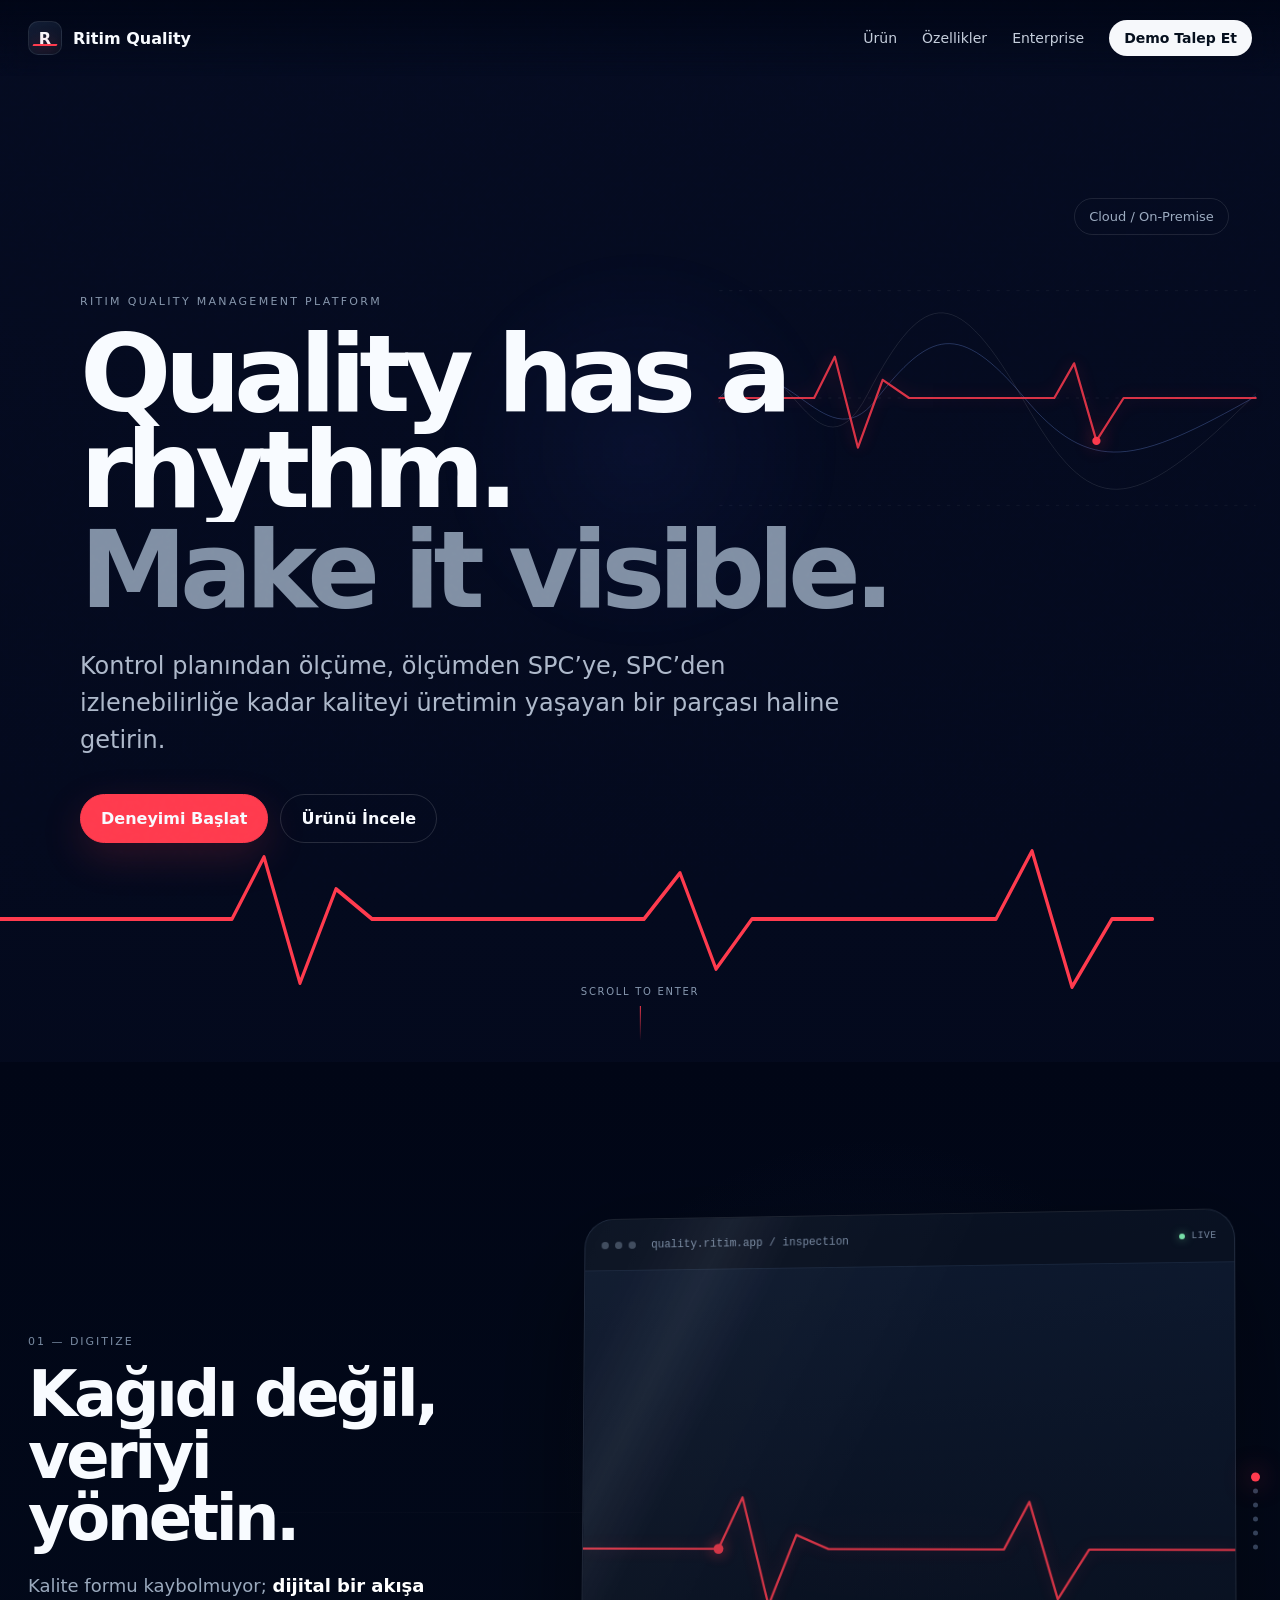
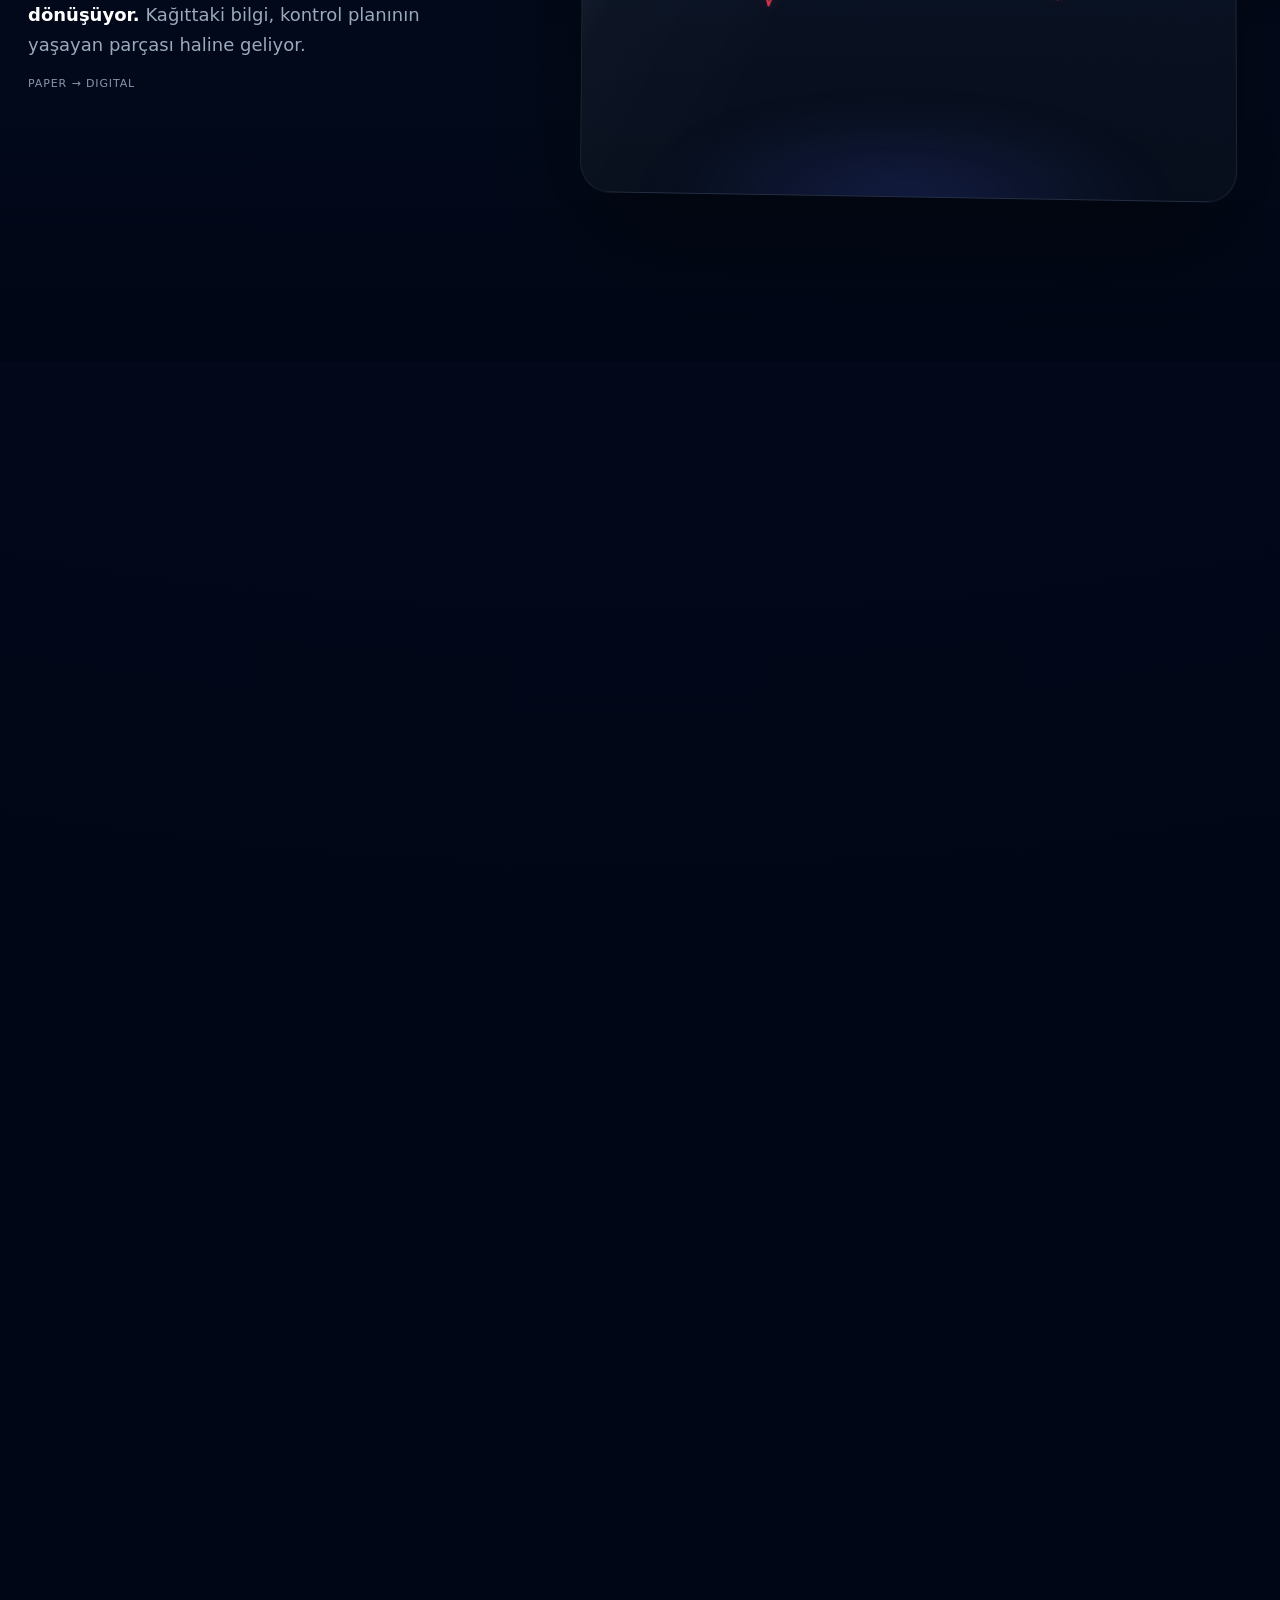
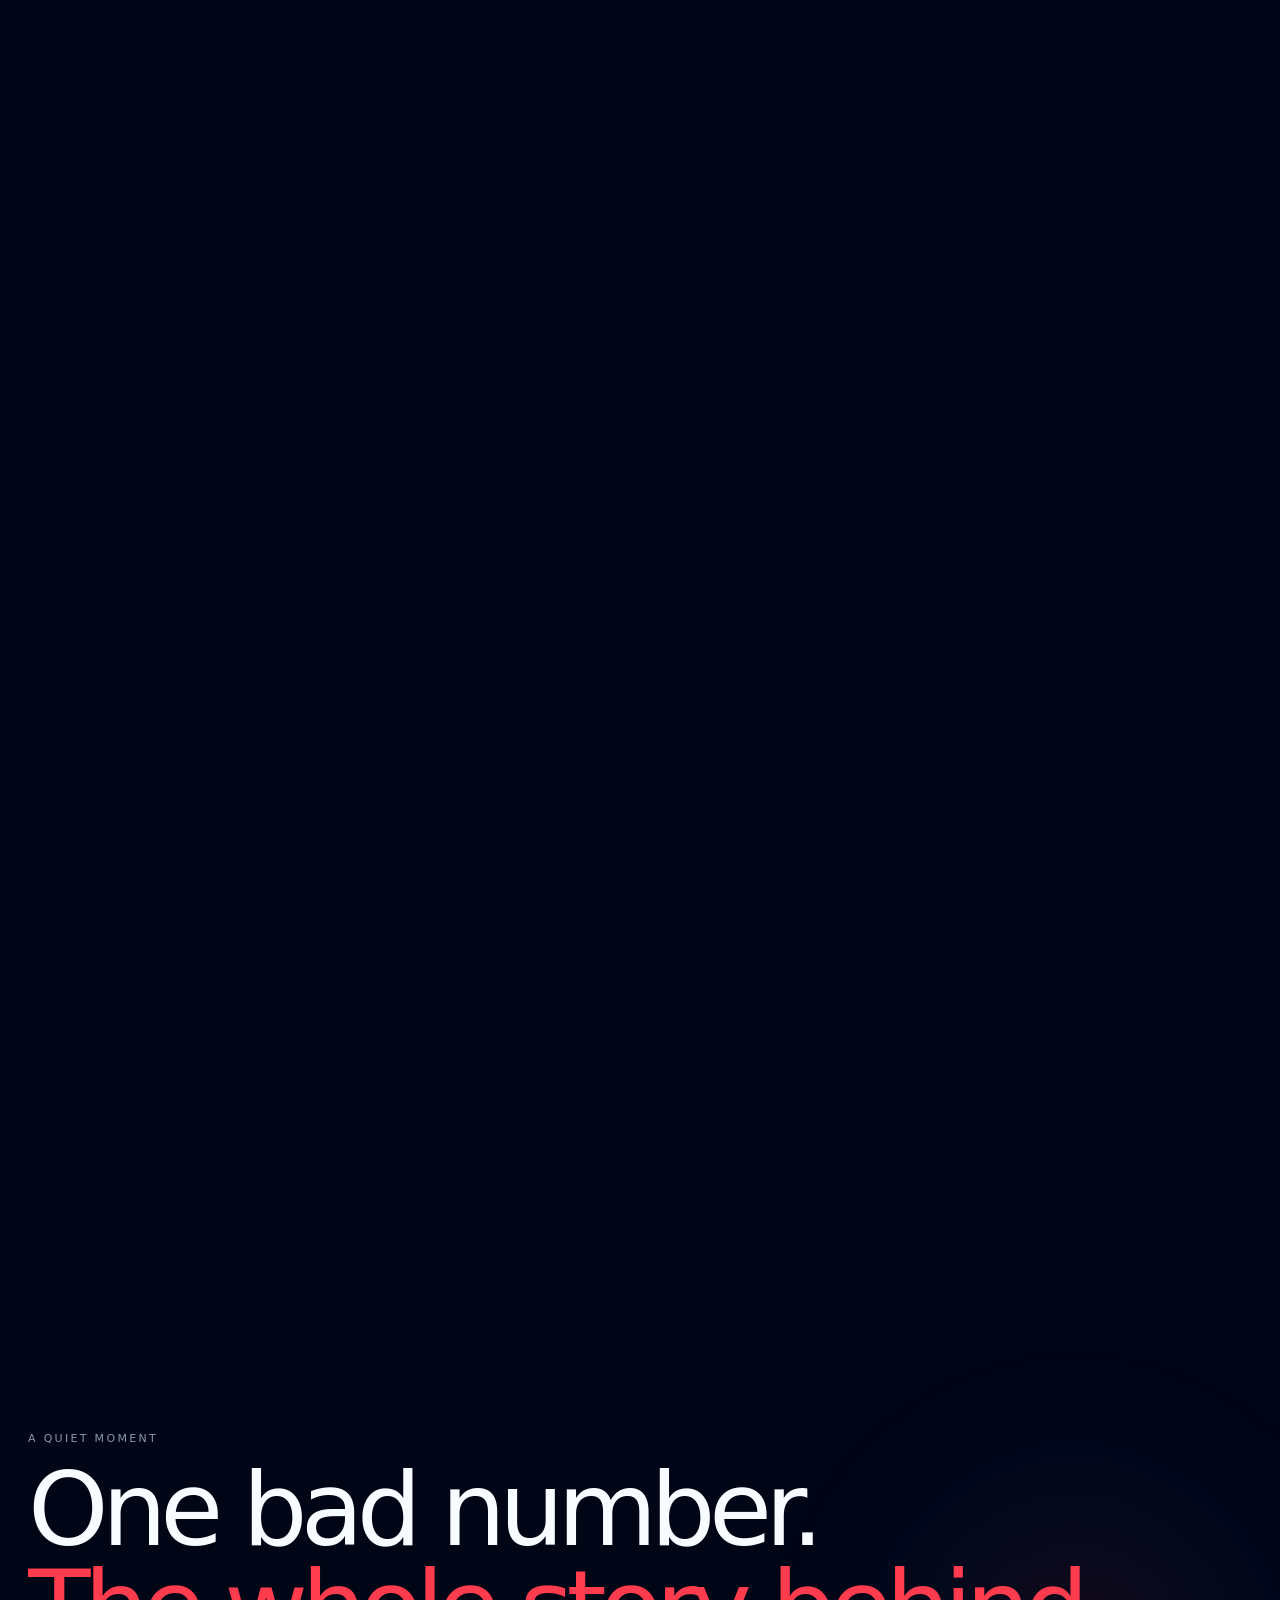
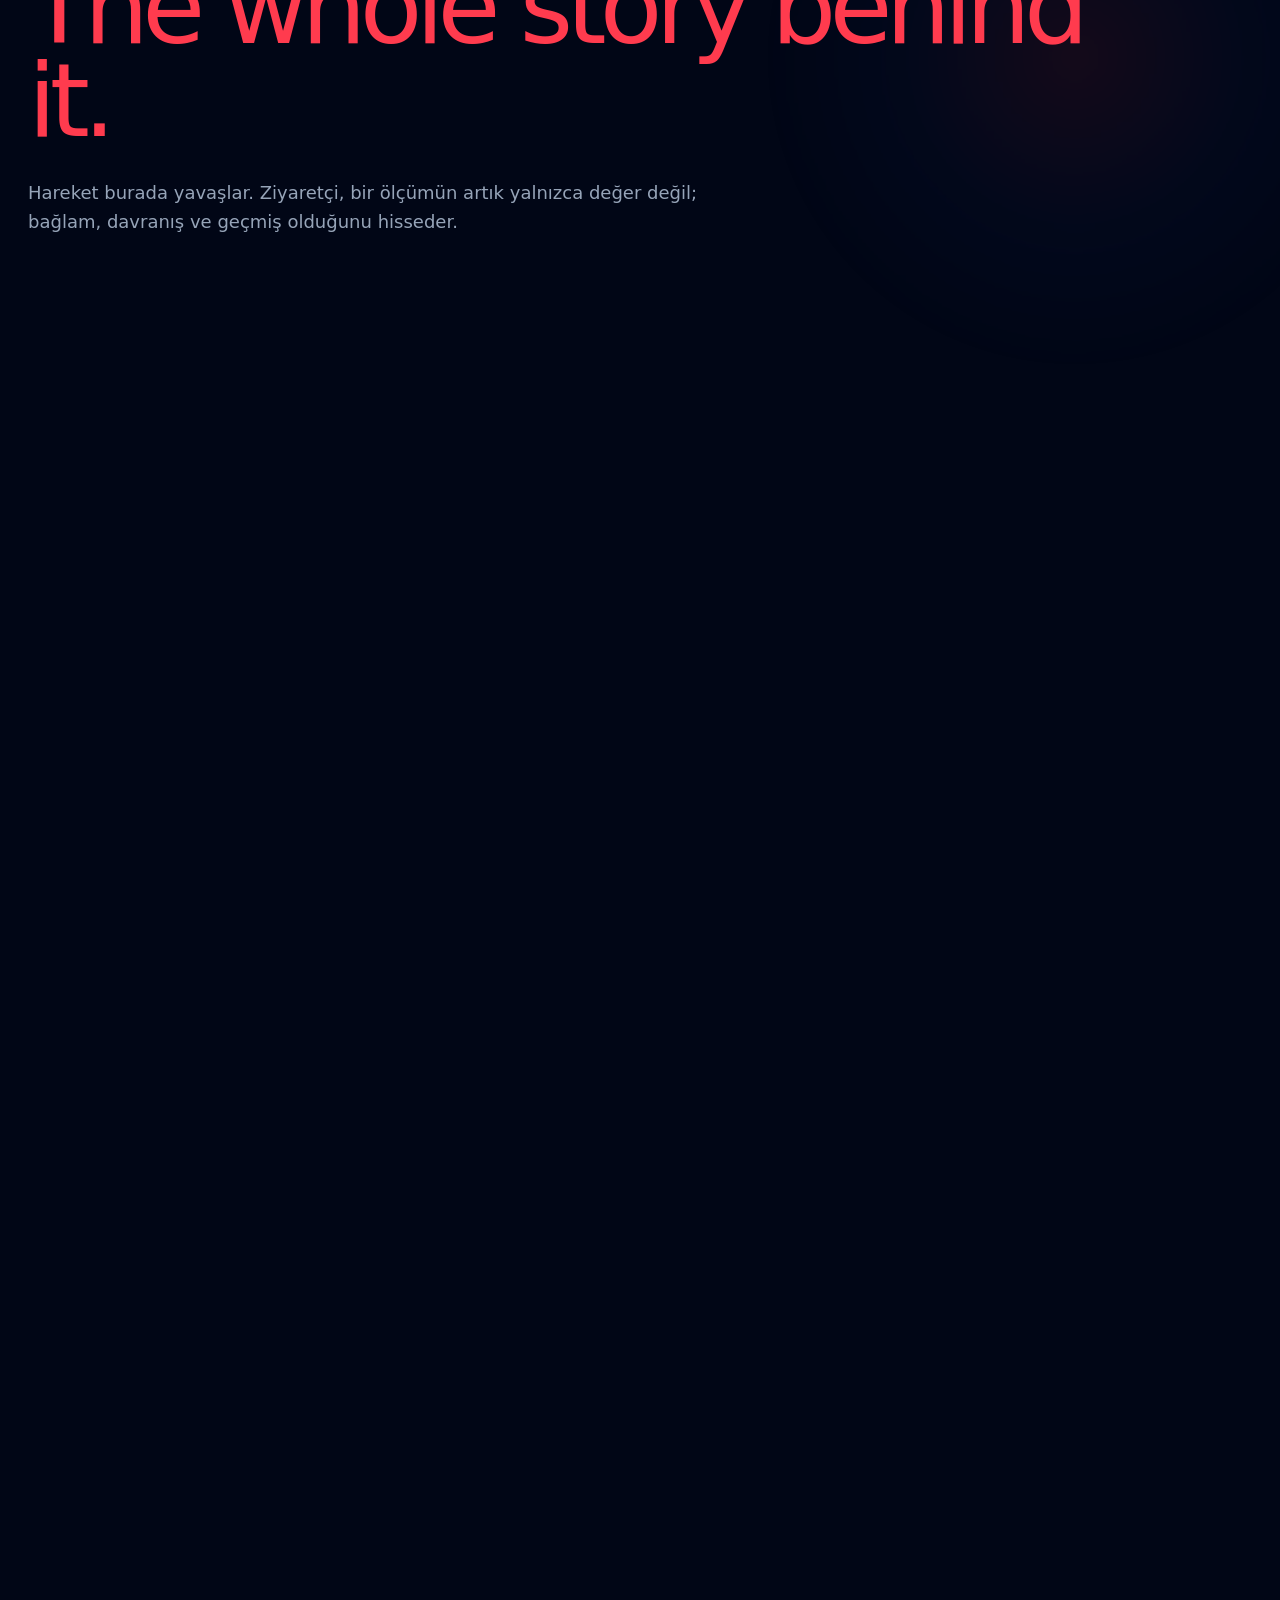
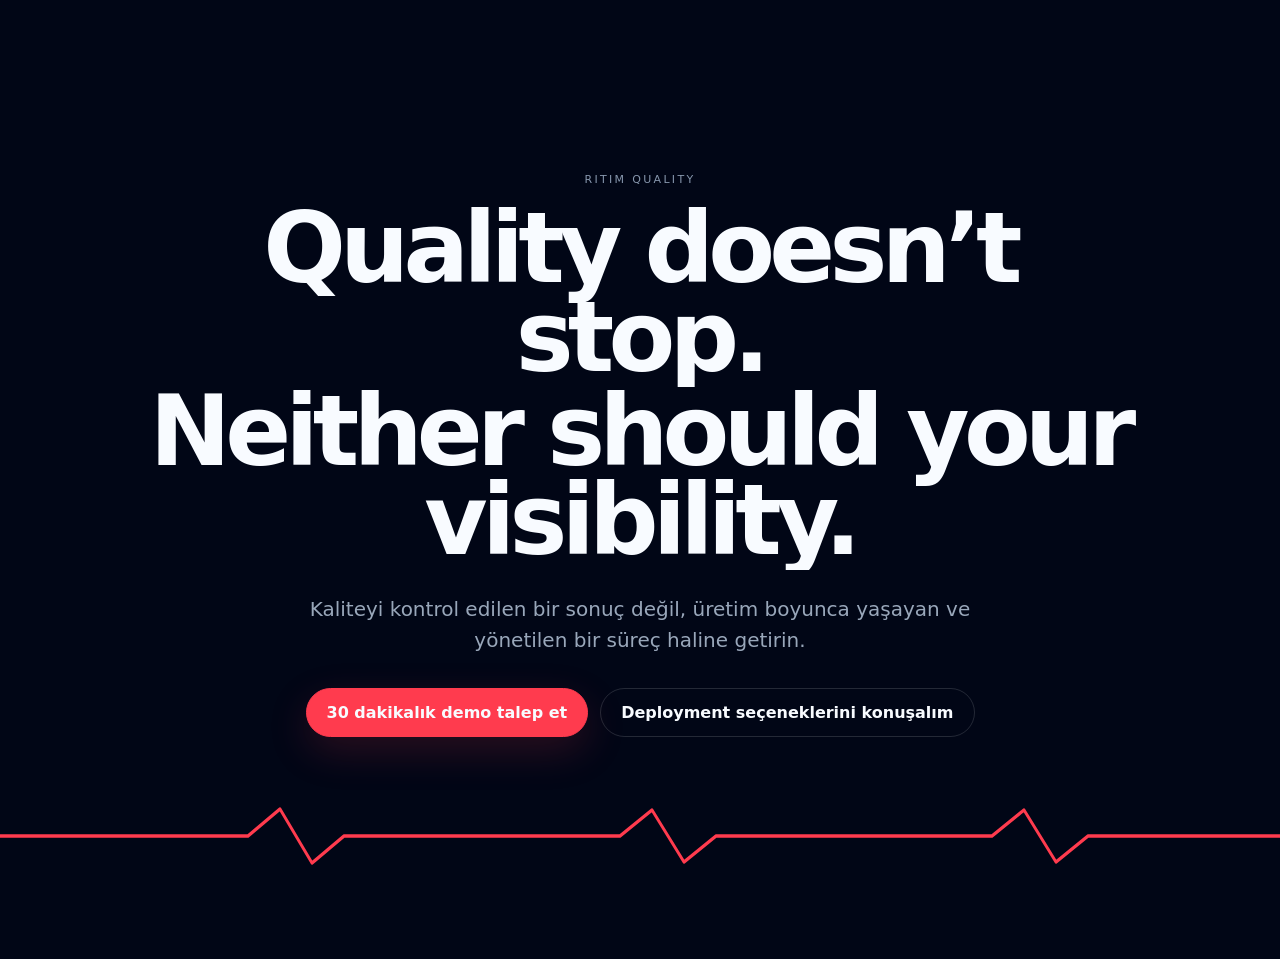
<file: ritim_quality_experience_v8_1_safari_mobile.html>
<!DOCTYPE html>
<html lang="tr">
<head>
<meta charset="utf-8"/>
<meta name="viewport" content="width=device-width,initial-scale=1,viewport-fit=cover"/>
<title>Ritim Quality — Experience V7</title>
<meta name="description" content="Ritim Quality — üretim kalite yönetimi, SPC, izlenebilirlik ve kontrol planları. Cloud veya On-Premise."/>
<meta name="theme-color" content="#010616"/>
<meta property="og:type" content="website"/>
<meta property="og:title" content="Ritim Quality — Quality has a rhythm"/>
<meta property="og:description" content="Kontrol planından ölçüme, SPC’den izlenebilirliğe. Kaliteyi üretimin yaşayan bir parçası haline getirin."/>
<meta name="twitter:card" content="summary_large_image"/>
<meta name="twitter:title" content="Ritim Quality — Quality has a rhythm"/>
<meta name="twitter:description" content="Üretim kalite yönetimi, SPC ve izlenebilirlik. Cloud veya On-Premise."/>
<!-- Add canonical URL and og:image after the final public domain and social preview image are confirmed. -->
<script type="application/ld+json">
{
  "@context":"https://schema.org",
  "@type":"SoftwareApplication",
  "name":"Ritim Quality",
  "applicationCategory":"BusinessApplication",
  "operatingSystem":"Web",
  "description":"Üretim kalite yönetimi, SPC, izlenebilirlik ve kontrol planları için Cloud veya On-Premise çözüm.",
  "offers":{
    "@type":"Offer",
    "availability":"https://schema.org/InStock"
  },
  "publisher":{
    "@type":"Organization",
    "name":"Ritim"
  }
}
</script>

<style>
:root{
  --bg:#010616; --panel:#081426; --panel2:#0d1a31; --text:#f8fbff; --muted:#9aa8bc;
  --muted2:#7b8da5; --line:#1a2b44; --line2:#28405f; --accent:#ff3b4e; --accentSoft:#ff8d98;
  --good:#76dfa7; --warn:#ffd166; --blue:#82a7ff; --max:1240px;
}
*{box-sizing:border-box}
html{scroll-behavior:smooth;background:var(--bg)}
body{
  margin:0;color:var(--text);overflow-x:hidden;
  background:radial-gradient(circle at 50% -10%,rgba(60,84,180,.11),transparent 28%),var(--bg);
  font-family:Inter,ui-sans-serif,system-ui,-apple-system,BlinkMacSystemFont,"Segoe UI",sans-serif;
}
body:before{
  content:"";position:fixed;inset:0;pointer-events:none;z-index:999;opacity:.045;
  background-image:url("data:image/svg+xml,%3Csvg viewBox='0 0 180 180' xmlns='http://www.w3.org/2000/svg'%3E%3Cfilter id='n'%3E%3CfeTurbulence type='fractalNoise' baseFrequency='.92' numOctaves='2' stitchTiles='stitch'/%3E%3C/filter%3E%3Crect width='100%25' height='100%25' filter='url(%23n)' opacity='.7'/%3E%3C/svg%3E");
  mix-blend-mode:soft-light;
}
a{color:inherit;text-decoration:none}
button{font:inherit;color:inherit}
.wrap{width:min(var(--max),calc(100% - 56px));margin:auto}
.progress{position:fixed;left:0;top:0;height:2px;width:0;background:linear-gradient(90deg,var(--accent),#ff9ea8);z-index:400;box-shadow:0 0 18px rgba(255,59,78,.75)}
.cursorGlow{position:fixed;width:420px;height:420px;border-radius:50%;pointer-events:none;z-index:0;transform:translate(-50%,-50%);background:radial-gradient(circle,rgba(76,102,255,.065),transparent 68%);filter:blur(3px)}

.nav{position:fixed;z-index:300;left:0;right:0;top:0;height:76px;background:linear-gradient(180deg,rgba(1,6,22,.94),rgba(1,6,22,.48),transparent);backdrop-filter:blur(14px)}
.navin{height:100%;display:flex;align-items:center;justify-content:space-between}
.brand{display:flex;gap:11px;align-items:center;font-weight:800}
.logo{width:34px;height:34px;border-radius:10px;border:1px solid rgba(255,255,255,.09);background:linear-gradient(145deg,#121d35,#091122);display:grid;place-items:center;position:relative;overflow:hidden}
.logo:before{content:"R";font-weight:900}
.logo:after{content:"";position:absolute;left:4px;right:4px;bottom:8px;height:2px;background:var(--accent);transform:skewX(-25deg);box-shadow:0 0 14px rgba(255,59,78,.8)}
.navlinks{display:flex;gap:25px;align-items:center;color:#c5cedc;font-size:14px}
.navlinks a{transition:.2s}.navlinks a:hover{color:#fff}
.navcta{padding:10px 15px;border-radius:999px;background:#f6f8fb;color:#06101e;font-weight:850}
.mobileMenuBtn{display:none;width:42px;height:42px;border-radius:12px;border:1px solid rgba(255,255,255,.12);background:#081426;align-items:center;justify-content:center;flex-direction:column;gap:5px;cursor:pointer}
.mobileMenuBtn span{width:18px;height:1.5px;background:#f4f7fb;transition:.25s}
.mobileMenuBtn[aria-expanded="true"] span:nth-child(1){transform:translateY(6.5px) rotate(45deg)}
.mobileMenuBtn[aria-expanded="true"] span:nth-child(2){opacity:0}
.mobileMenuBtn[aria-expanded="true"] span:nth-child(3){transform:translateY(-6.5px) rotate(-45deg)}
.mobileMenu{display:none;position:fixed;top:76px;left:18px;right:18px;z-index:295;border:1px solid #1d2d47;border-radius:18px;background:rgba(5,12,24,.97);backdrop-filter:blur(16px);padding:12px;box-shadow:0 22px 60px rgba(0,0,0,.35)}
.mobileMenu.open{display:grid}
.mobileMenu a{padding:14px 12px;border-radius:12px;color:#d4dcea}
.mobileMenu a:hover,.mobileMenu a:focus-visible{background:#0b172a}
a:focus-visible,button:focus-visible{outline:2px solid #fff;outline-offset:4px;box-shadow:0 0 0 4px rgba(255,59,78,.28)}

.kicker{font-size:11px;letter-spacing:.21em;text-transform:uppercase;color:#8797ad;margin-bottom:18px}
h1,h2,h3,p{margin:0}
.btn{display:inline-flex;align-items:center;justify-content:center;padding:14px 20px;border-radius:999px;border:1px solid rgba(255,255,255,.14);font-weight:800;transition:.24s;position:relative;overflow:hidden}
.btn:hover{transform:translateY(-2px);border-color:rgba(255,255,255,.28)}
.btn.primary{background:var(--accent);border-color:var(--accent);box-shadow:0 14px 40px rgba(255,59,78,.17)}
.btn.primary:after{content:"";position:absolute;inset:0;transform:translateX(-120%);background:linear-gradient(90deg,transparent,rgba(255,255,255,.22),transparent);transition:.55s}
.btn.primary:hover:after{transform:translateX(120%)}

.hero{height:118vh;min-height:860px;display:flex;align-items:center;position:relative;overflow:hidden;padding-top:76px}
.heroCore{position:relative;z-index:5;max-width:1120px}
.hero h1{font-size:clamp(58px,8.4vw,126px);line-height:.89;letter-spacing:-.065em}
.hero h1 .soft{color:#8190a5}
.hero .lead{max-width:780px;color:#aeb9cb;font-size:clamp(18px,2vw,24px);line-height:1.55;margin-top:26px}
.heroActions{display:flex;gap:12px;margin-top:34px;flex-wrap:wrap}
.heroTag{position:absolute;right:4vw;top:22vh;z-index:6;border:1px solid rgba(255,255,255,.1);border-radius:999px;padding:10px 14px;color:#9cabc0;font-size:13px}

.signalSculpture{position:absolute;right:-2vw;top:17vh;width:min(49vw,720px);height:490px;z-index:2;pointer-events:none;opacity:.99;transform-style:preserve-3d}
.signalSculpture svg{width:100%;height:100%;overflow:visible}
.signalSculpture .wave{fill:none;stroke-linecap:round;stroke-linejoin:round}
.signalSculpture .w1{stroke:rgba(255,59,78,.85);stroke-width:2.7;filter:drop-shadow(0 0 10px rgba(255,59,78,.35))}
.signalSculpture .w2{stroke:rgba(127,164,255,.28);stroke-width:1.2}
.signalSculpture .w3{stroke:rgba(255,255,255,.12);stroke-width:1}
.signalSculpture .scan{stroke:rgba(255,255,255,.08);stroke-dasharray:4 8}
.signalSculpture .dot{fill:var(--accent);filter:drop-shadow(0 0 12px rgba(255,59,78,.8));animation:dotPulse 1.8s ease-in-out infinite}
@keyframes dotPulse{0%,100%{r:5;opacity:.9}50%{r:8;opacity:1}}
.heroPulse{position:absolute;left:0;right:0;bottom:7vh;height:180px;z-index:3}
.heroPulse svg{width:100%;height:100%}
.heroPulse path{stroke-dasharray:1900;stroke-dashoffset:1900;animation:heroDraw 2.15s cubic-bezier(.2,.7,.2,1) .35s forwards}
@keyframes heroDraw{to{stroke-dashoffset:0}}
.scrollHint{position:absolute;left:50%;bottom:2.3vh;transform:translateX(-50%);font-size:10px;letter-spacing:.17em;text-transform:uppercase;color:#8798af;z-index:8}
.scrollHint:after{content:"";display:block;width:1px;height:35px;margin:9px auto 0;background:linear-gradient(var(--accent),transparent)}

.story{height:900vh;position:relative}
.sticky{position:sticky;top:0;height:100vh;overflow:hidden;background:radial-gradient(circle at 68% 43%,rgba(51,77,155,.10),transparent 31%),linear-gradient(180deg,#010616,#02091a 70%,#010616)}
.stage{width:min(var(--max),calc(100% - 56px));height:100%;margin:auto;position:relative}
.ambientLine{position:absolute;left:0;right:0;top:50%;height:1px;background:linear-gradient(90deg,transparent,rgba(255,255,255,.07),transparent);opacity:.35}

.chapter{position:absolute;left:0;top:50%;width:38%;transform:translateY(-50%) translateY(30px);opacity:0;filter:blur(14px);z-index:20;transition:opacity .34s,filter .34s,transform .42s cubic-bezier(.2,.7,.2,1)}
.chapter.active{opacity:1;filter:blur(0);transform:translateY(-50%) translateY(0)}
.chapter .num{font-size:11px;letter-spacing:.18em;text-transform:uppercase;color:#788aa1;margin-bottom:15px}
.chapter h2{font-size:clamp(44px,5vw,73px);line-height:.97;letter-spacing:-.055em}
.chapter p{font-size:18px;line-height:1.62;color:#9aa9bd;margin-top:22px;max-width:510px}
.chapter p strong{color:#fff;font-weight:760}
.chapter .micro{margin-top:18px;font-size:11px;color:#8797ad;letter-spacing:.08em}
.mobileChapter{display:none}
.desktopRail{display:flex}
.mobileRail{display:none}

.scene{position:absolute;right:0;top:50%;width:57%;height:69vh;min-height:570px;transform:translateY(-50%);perspective:1500px;z-index:10}
.device{
  position:absolute;inset:0;border-radius:32px;border:1px solid rgba(255,255,255,.09);
  background:linear-gradient(180deg,rgba(13,25,47,.98),rgba(6,13,27,.98));
  box-shadow:0 50px 130px rgba(0,0,0,.48),inset 0 1px rgba(255,255,255,.03);
  overflow:hidden;
  isolation:isolate;
  transform-style:preserve-3d;
  backface-visibility:hidden;
  -webkit-backface-visibility:hidden;
}
.deviceGlow{position:absolute;inset:auto 10% -15% 10%;height:30%;background:radial-gradient(ellipse,rgba(75,98,255,.17),transparent 70%);filter:blur(20px);pointer-events:none}
.browserbar{height:56px;display:flex;align-items:center;padding:0 18px;border-bottom:1px solid #17243a;gap:7px;background:rgba(4,10,22,.52)}
.browserDot{width:8px;height:8px;border-radius:50%;background:#3d495c}
.browserTitle{margin-left:10px;font-size:12px;color:#74859d}
.browserStatus{margin-left:auto;display:flex;gap:7px;align-items:center;font-size:10px;color:#75869e;letter-spacing:.05em}
.statusDot{width:6px;height:6px;border-radius:50%;background:var(--good);box-shadow:0 0 10px rgba(118,223,167,.6)}
.canvas{
  position:absolute;left:0;right:0;top:56px;bottom:0;overflow:hidden;
  border-radius:0 0 inherit inherit;
  backface-visibility:hidden;
  -webkit-backface-visibility:hidden;
}
.deviceReflection,
.pulseThread,
.deviceGlow{
  backface-visibility:hidden;
  -webkit-backface-visibility:hidden;
}

.pulseThread{position:absolute;inset:0;z-index:50;pointer-events:none;opacity:.82}
.pulseThread svg{width:100%;height:100%}
#threadPath{filter:drop-shadow(0 0 8px rgba(255,59,78,.32))}
.threadCursor{fill:var(--accent);filter:drop-shadow(0 0 8px rgba(255,59,78,.8))}
.pulseGlowBand{position:absolute;left:15%;right:15%;top:44%;height:120px;background:radial-gradient(ellipse,rgba(255,59,78,.06),transparent 70%);opacity:0;pointer-events:none;transition:opacity .2s}

.paper{position:absolute;inset:30px;background:#f5f1e8;color:#17212e;border-radius:18px;padding:34px;box-shadow:0 25px 65px rgba(0,0,0,.32);transform:rotate(-2.3deg) scale(.93);transform-origin:center}
.paper h3{margin:0 0 22px;font-size:17px;letter-spacing:.04em}
.paperLine{padding:16px 0;border-bottom:1px solid #c7c0b5;font-family:ui-monospace,monospace}
.paperVal{color:#5d6570;font-style:italic;font-weight:700}
.paperStamp{position:absolute;right:30px;bottom:30px;border:2px solid #bd4852;color:#bd4852;padding:7px 10px;border-radius:4px;transform:rotate(-7deg);font-weight:900;opacity:.78}

.app{position:absolute;inset:18px;opacity:0;transform:scale(.96)}
.appHeader{display:flex;align-items:center;justify-content:space-between;margin-bottom:18px}
.appHeader b{font-size:16px}.appHeader span{font-size:11px;color:#8190a6}
.planGrid{display:grid;grid-template-columns:1.15fr .85fr;gap:14px}
.panel{background:#07101f;border:1px solid #17263e;border-radius:18px;padding:18px}
.row{display:flex;align-items:center;justify-content:space-between;padding:13px 0;border-bottom:1px solid #152238}
.row:last-child{border-bottom:0}.label{font-size:10px;color:#7789a3;letter-spacing:.05em}.value{font-size:14px;font-weight:760;margin-top:4px}
.pill{font-size:10px;padding:7px 9px;border-radius:999px;background:#12243d;color:#d0daea}
.planSide{display:flex;flex-direction:column;gap:14px}
.score{display:flex;align-items:end;justify-content:space-between}
.score b{font-size:36px;letter-spacing:-.05em}.score span{font-size:11px;color:#7c8da6}
.miniChart{height:150px;margin-top:12px;border-left:1px solid #24334b;border-bottom:1px solid #24334b}
.miniChart svg{width:100%;height:100%}

.measureStage{position:absolute;inset:0;opacity:0;background:#020713}
.measureLayer{position:absolute;inset:0;display:flex;align-items:center;justify-content:center;flex-direction:column;opacity:0;transform:scale(.94)}
.measureNo{font-size:clamp(100px,12vw,188px);font-weight:900;letter-spacing:-.098em;line-height:.78;color:var(--accent);text-shadow:0 0 42px rgba(255,59,78,.08);transform-origin:center}
.specBand{margin-top:20px;position:relative;width:70%;height:48px;border-radius:12px;background:#07101f;border:1px solid #1a2942;overflow:hidden;opacity:0;transform:translateY(8px)}
.specBand:before{content:"";position:absolute;left:18%;right:18%;top:50%;height:3px;background:linear-gradient(90deg,var(--warn),#9bd2a8,var(--warn));transform:translateY(-50%);opacity:.9}
.specBand .limit{position:absolute;top:7px;font-size:9px;color:#74869d}
.specBand .l1{left:13%}.specBand .l2{right:12%}
.specPointer{position:absolute;left:78%;top:8px;bottom:8px;width:2px;background:var(--accent);box-shadow:0 0 12px rgba(255,59,78,.7)}
.measureSpec{margin-top:14px;color:#b8c4d5;font-size:14px;opacity:0}
.contextGrid{display:grid;grid-template-columns:repeat(3,1fr);gap:10px;width:86%;margin-top:24px}
.context{background:#081326;border:1px solid #1a2942;border-radius:14px;padding:13px;transition:.2s;opacity:0;transform:translateY(10px)}
.context:hover{transform:translateY(-3px)!important;border-color:#2c4267}
.context span{display:block;font-size:9px;color:#6e819d;margin-bottom:5px;letter-spacing:.06em}.context b{font-size:13px}

.morphBridge{position:absolute;inset:0;pointer-events:none;z-index:60;opacity:0}
.morphNumber{position:absolute;left:50%;top:50%;transform:translate(-50%,-50%);font-size:clamp(100px,12vw,188px);font-weight:900;letter-spacing:-.098em;line-height:.78;color:var(--accent);transform-origin:center}
.morphDot{position:absolute;left:50%;top:50%;width:14px;height:14px;border-radius:50%;background:var(--accent);transform:translate(-50%,-50%) scale(.2);box-shadow:0 0 18px rgba(255,59,78,.75);opacity:0}
.morphParticles{position:absolute;inset:0}
.morphParticle{position:absolute;left:50%;top:50%;font-family:ui-monospace,monospace;font-size:11px;color:#9fb0c5;opacity:0;transform:translate(-50%,-50%) scale(.8)}

.analysisLayer{position:absolute;inset:24px;opacity:0;transform:translateY(18px) scale(.98)}
.analysisTop{display:flex;align-items:center;justify-content:space-between;margin-bottom:14px}
.analysisTop b{font-size:18px}.analysisTop span{font-size:11px;color:#75869f}
.numberStream{height:48px;overflow:hidden;border:1px solid #172842;background:#07101f;border-radius:12px;display:flex;align-items:center;padding:0 12px;margin-bottom:12px;color:#72849e;font-family:ui-monospace,monospace;font-size:11px;white-space:nowrap}
.numberStream .streamInner{display:inline-block;transform:translateX(0)}
.bigChart{height:240px;border-left:1px solid #273752;border-bottom:1px solid #273752;position:relative;overflow:visible}
.bigChart svg{width:100%;height:100%;overflow:visible}
#processLine{stroke-dasharray:900;stroke-dashoffset:900}
.chartDot{filter:drop-shadow(0 0 5px rgba(255,255,255,.55))}
.kpis{display:grid;grid-template-columns:repeat(3,1fr);gap:10px;margin-top:14px}
.kpi{padding:14px;border-radius:14px;background:#07101f;border:1px solid #192840;opacity:0;transform:translateY(8px)}
.kpi span{font-size:9px;color:#74869f;display:block;letter-spacing:.05em}.kpi b{font-size:27px;display:block;margin-top:4px}

.traceLayer{position:absolute;inset:0;opacity:0}
.traceCanvas{position:absolute;inset:22px}
.traceCard{position:absolute;background:#081326;border:1px solid #1e3150;border-radius:16px;padding:14px 16px;box-shadow:0 12px 32px rgba(0,0,0,.22);min-width:130px;transition:.22s}
.traceCard:hover{transform:translateY(-3px);border-color:#34527d}
.traceCard span{display:block;font-size:8px;color:#72849d;letter-spacing:.08em;margin-bottom:5px}.traceCard b{font-size:13px}
.traceCore{left:50%;top:50%;transform:translate(-50%,-50%);border-color:rgba(255,59,78,.75);min-width:165px}
.tc1{left:39%;top:7%}.tc2{right:2%;top:39%}.tc3{right:13%;bottom:3%}.tc4{left:14%;bottom:5%}.tc5{left:0;top:39%}.tc6{left:12%;top:12%}
.traceLine{position:absolute;left:50%;top:50%;width:1px;height:190px;background:linear-gradient(var(--accent),rgba(255,59,78,.03));transform-origin:top center;opacity:.38}
.tl1{transform:rotate(0deg)}.tl2{transform:rotate(58deg)}.tl3{transform:rotate(118deg)}.tl4{transform:rotate(180deg)}.tl5{transform:rotate(238deg)}.tl6{transform:rotate(302deg)}
.traceHalo{position:absolute;left:50%;top:50%;width:250px;height:250px;border:1px solid rgba(255,59,78,.12);border-radius:50%;transform:translate(-50%,-50%);animation:halo 3s ease-in-out infinite}
@keyframes halo{0%,100%{transform:translate(-50%,-50%) scale(.94);opacity:.35}50%{transform:translate(-50%,-50%) scale(1.08);opacity:.8}}

.deployLayer{position:absolute;inset:18px;display:grid;grid-template-columns:1fr 1fr;gap:14px;opacity:0;transform:scale(.98)}
.deployCard{border:1px solid #1b2b44;background:linear-gradient(180deg,#091426,#07101f);border-radius:22px;padding:24px;display:flex;flex-direction:column;justify-content:space-between;position:relative;overflow:hidden}
.deployCard:before{content:"";position:absolute;inset:-30% -20% auto auto;width:220px;height:220px;border-radius:50%;background:radial-gradient(circle,rgba(89,112,255,.1),transparent 70%)}
.deployIcon{font-size:34px}.deployCard h3{font-size:31px;margin:8px 0 10px;letter-spacing:-.03em}.deployCard p{font-size:14px;color:#94a3b8;line-height:1.52}
.deployFlow{font-size:10px;color:#7587a1;border-top:1px solid #17243b;padding-top:16px;margin-top:24px}
.deployList{display:grid;gap:8px;margin-top:18px}
.deployList div{font-size:11px;color:#adb8c8;display:flex;gap:8px;align-items:center}
.deployList div:before{content:"";width:5px;height:5px;border-radius:50%;background:var(--accent)}

.stepRail{position:absolute;right:-6px;top:50%;transform:translateY(-50%);flex-direction:column;gap:9px;z-index:50}
.stepRail i{width:5px;height:5px;border-radius:50%;background:#344159;transition:.28s}
.stepRail i.on{background:var(--accent);box-shadow:0 0 14px rgba(255,59,78,.8);transform:scale(1.8)}

.quiet{min-height:105vh;display:flex;align-items:center;position:relative;overflow:hidden}
.quiet .bigQuote{font-size:clamp(58px,8vw,116px);line-height:.91;letter-spacing:-.065em;max-width:1140px}
.quiet .bigQuote .red{color:var(--accent)}
.quiet .smallText{margin-top:28px;color:#96a4b8;font-size:18px;max-width:680px;line-height:1.6}
.quietOrb{position:absolute;width:650px;height:650px;border-radius:50%;right:-120px;top:18%;background:radial-gradient(circle,rgba(255,59,78,.08),rgba(31,53,126,.05) 38%,transparent 68%);filter:blur(5px)}

.worlds,.useCase,.enterprise{padding:120px 0}
.sectionHead{display:flex;justify-content:space-between;gap:40px;align-items:end;margin-bottom:52px}
.sectionHead h2{font-size:clamp(44px,5vw,76px);line-height:.98;letter-spacing:-.055em;max-width:760px}
.sectionHead p{max-width:420px;color:#97a5b9;line-height:1.6;font-size:16px}
.worldGrid{display:grid;grid-template-columns:repeat(3,1fr);gap:16px}
.world{min-height:520px;border:1px solid #1a2a43;background:linear-gradient(180deg,#071121,#050c18);border-radius:26px;padding:26px;position:relative;overflow:hidden;transition:.28s}
.world:hover{transform:translateY(-6px);border-color:#2a4167}
.world:after{content:"";position:absolute;right:-70px;bottom:-70px;width:230px;height:230px;border-radius:50%;background:radial-gradient(circle,rgba(78,102,255,.10),transparent 70%)}
.worldNo{font-size:10px;color:#708199;letter-spacing:.16em}
.world h3{font-size:38px;letter-spacing:-.04em;margin-top:28px}
.world p{font-size:14px;color:#94a3b8;line-height:1.6;margin-top:14px;max-width:320px}
.worldItems{display:grid;gap:10px;margin-top:30px}
.worldItem{border:1px solid #17273e;background:#081326;border-radius:14px;padding:14px 15px;display:flex;align-items:center;justify-content:space-between}
.worldItem span{font-size:12px;color:#c9d3e2}.worldItem b{font-size:10px;color:#71839d;font-weight:600}
.worldPulse{position:absolute;left:24px;right:24px;bottom:26px;height:90px}
.worldPulse svg{width:100%;height:100%}

.caseTrack{border:1px solid #1a2a43;border-radius:26px;background:linear-gradient(180deg,#07101e,#050b15);padding:28px;overflow:hidden}
.caseTitle{display:flex;justify-content:space-between;gap:20px;align-items:center;margin-bottom:26px}
.caseTitle h3{font-size:28px}.caseTitle span{font-size:11px;color:#77899f}
.caseSteps{display:grid;grid-template-columns:repeat(6,1fr);gap:10px;position:relative}
.caseSteps:before{content:"";position:absolute;left:5%;right:5%;top:34px;height:1px;background:linear-gradient(90deg,#253a5b,var(--accent),#253a5b);opacity:.6}
.caseStep{position:relative;z-index:2}
.caseStep .bubble{width:68px;height:68px;border-radius:50%;background:#091426;border:1px solid #263a5b;display:grid;place-items:center;margin-bottom:16px;font-weight:850}
.caseStep.alert .bubble{border-color:var(--accent);color:var(--accent);box-shadow:0 0 30px rgba(255,59,78,.08)}
.caseStep span{font-size:9px;color:#74869e;letter-spacing:.07em;display:block;margin-bottom:5px}.caseStep b{font-size:12px}

.enterpriseGrid{display:grid;grid-template-columns:1.15fr .85fr;gap:18px}
.trustPanel{border:1px solid #1a2a43;background:linear-gradient(180deg,#07101f,#050b16);border-radius:24px;padding:28px}
.trustPanel h3{font-size:28px;letter-spacing:-.03em}
.trustPanel p{margin-top:12px;color:#94a2b7;line-height:1.6}
.trustList{display:grid;grid-template-columns:repeat(2,1fr);gap:10px;margin-top:22px}
.trustItem{border:1px solid #17263d;border-radius:14px;padding:14px}
.trustItem span{font-size:9px;color:#73859e;display:block;margin-bottom:5px}.trustItem b{font-size:13px}
.architecture{height:100%;min-height:360px;display:flex;align-items:center;justify-content:center}
.archSvg{width:100%;height:100%;min-height:360px}
.archSvg text{font-family:Inter,ui-sans-serif,system-ui,sans-serif;fill:#d8e0ec;font-size:13px}
.archSvg .nodeRect{fill:#091426;stroke:#28405f;stroke-width:1.2}
.archSvg .coreRect{fill:#0b1627;stroke:#ff3b4e;stroke-width:1.4}
.archSvg .link{stroke:#28405f;stroke-width:1.1;opacity:.85}
.archSvg .pulseLink{stroke:#ff3b4e;stroke-width:1.4;opacity:.55;stroke-dasharray:5 7}

.end{min-height:112vh;display:flex;align-items:center;text-align:center;position:relative;overflow:hidden}
.end .wrap{max-width:1020px}
.end h2{font-size:clamp(56px,7.6vw,106px);line-height:.92;letter-spacing:-.06em}
.end p{max-width:700px;margin:24px auto 0;color:#99a7ba;font-size:20px;line-height:1.55}
.endActions{display:flex;justify-content:center;gap:12px;margin-top:32px;flex-wrap:wrap}
.finalPulse{position:absolute;left:0;right:0;bottom:5vh;height:170px}
.finalPulse svg{width:100%;height:100%}


.skipLink{
  position:fixed;left:16px;top:10px;z-index:1000;
  background:#fff;color:#06101e;padding:10px 14px;border-radius:10px;
  transform:translateY(-140%);transition:transform .2s;font-weight:800
}
.skipLink:focus{transform:translateY(0)}

.perfSection{
  content-visibility:auto;
  contain-intrinsic-size:900px;
}

.motionActive{
  will-change:transform,opacity;
}

@media(pointer:coarse){
  .cursorGlow{display:none}
}


/* ---------- V8 visual layer ---------- */
:root{
  --mx:0px;
  --my:0px;
}

/* Short cinematic signal preloader */
.preloader{
  position:fixed;inset:0;z-index:2000;background:#01030a;
  display:grid;place-items:center;transition:opacity .36s ease,visibility .36s ease;
}
.preloader.is-hidden{opacity:0;visibility:hidden;pointer-events:none}
.preloaderInner{width:min(520px,72vw);text-align:center}
.preloaderSignal{width:100%;height:110px}
.preloaderSignal path{
  fill:none;stroke:#ff3b4e;stroke-width:3;stroke-linecap:round;stroke-linejoin:round;
  stroke-dasharray:900;stroke-dashoffset:900;
  animation:preloadDraw .7s cubic-bezier(.2,.75,.2,1) forwards;
  filter:drop-shadow(0 0 12px rgba(255,59,78,.5));
}
.preloaderWord{
  margin-top:14px;font-size:10px;letter-spacing:.28em;text-transform:uppercase;color:#7f90a8;
  opacity:0;animation:preloadWord .3s ease .38s forwards;
}
@keyframes preloadDraw{to{stroke-dashoffset:0}}
@keyframes preloadWord{to{opacity:1}}

/* Kinetic text reveal */
.revealMask{display:block;overflow:hidden;padding-bottom:.04em}
.revealLine{
  display:block;transform:translateY(112%);opacity:.01;
  transition:transform .9s cubic-bezier(.16,1,.3,1),opacity .4s ease;
}
.is-revealed .revealLine{transform:translateY(0);opacity:1}
.is-revealed .revealMask:nth-child(2) .revealLine{transition-delay:.12s}
.is-revealed .revealMask:nth-child(3) .revealLine{transition-delay:.24s}

/* Human message vs machine-data typography */
.dataType,
.measureNo,.morphNumber,.numberStream,.kpi b,.traceCard b,.caseStep .bubble,
.browserTitle,.browserStatus,.paperLine,.value,.pill,.deployFlow,.worldItem b,.trustItem span{
  font-family:ui-monospace,SFMono-Regular,Menlo,Monaco,Consolas,"Liberation Mono",monospace;
  font-variant-numeric:tabular-nums;
}

/* Magnetic elements: JS only updates CSS vars; rendering remains compositor-friendly */
.magnetic{
  --mag-x:0px;--mag-y:0px;
  transform:translate3d(var(--mag-x),var(--mag-y),0);
  transition:transform .18s cubic-bezier(.2,.75,.2,1),color .2s,border-color .2s,background-color .2s;
}
.btn.magnetic:hover{
  transform:translate3d(var(--mag-x),calc(var(--mag-y) - 2px),0);
}
.navlinks a.magnetic:hover{
  transform:translate3d(var(--mag-x),var(--mag-y),0);
}

/* Contextual cursor appears only over experiential areas */
.contextCursor{
  position:fixed;left:0;top:0;width:76px;height:76px;border-radius:50%;
  border:1px solid rgba(255,255,255,.28);
  background:rgba(4,10,22,.34);backdrop-filter:blur(9px);
  display:grid;place-items:center;z-index:1800;pointer-events:none;
  transform:translate(-50%,-50%) scale(.7);
  opacity:0;transition:opacity .18s ease,transform .18s ease,border-color .18s ease,background .18s ease;
}
.contextCursor.visible{opacity:1;transform:translate(-50%,-50%) scale(1)}
.contextCursor.active{
  width:62px;height:62px;border-color:rgba(255,59,78,.68);background:rgba(255,59,78,.10)
}
.contextCursor span{
  font-size:9px;letter-spacing:.13em;text-transform:uppercase;color:#dce4ef;
}
@media(pointer:fine){
  .hero,.story{cursor:none}
}

/* Subtle glass reflection - no WebGL cost */
.deviceReflection{
  position:absolute;inset:-35% -55%;
  background:linear-gradient(115deg,transparent 34%,rgba(255,255,255,.035) 45%,rgba(255,255,255,.11) 49%,rgba(255,255,255,.025) 53%,transparent 63%);
  transform:translate3d(-22%,0,0) rotate(2deg);
  pointer-events:none;z-index:80;mix-blend-mode:screen;opacity:.62;
}
.story.is-active .deviceReflection{will-change:transform}

/* Small hover response for product worlds without becoming gimmicky */
.world{
  --world-x:0px;--world-y:0px;
}
.world:hover{
  transform:translate3d(var(--world-x),calc(var(--world-y) - 6px),0);
}

/* Disable expensive decorative interactions on touch and reduced motion */
@media(pointer:coarse){
  .contextCursor{display:none}
  .magnetic{transform:none!important}
}


.device{
  contain:paint;
}

/* Safari / iOS clipping guard */
@supports (-webkit-touch-callout: none){
  .device{
    -webkit-mask-image:-webkit-radial-gradient(white,black);
    -webkit-mask-repeat:no-repeat;
    -webkit-mask-size:100% 100%;
  }
  .canvas{
    -webkit-transform:translateZ(0);
    transform:translateZ(0);
  }
}

/* Mobile compositing / motion budget */
@media(max-width:820px){
  .device{
    border-radius:24px;
    box-shadow:0 28px 72px rgba(0,0,0,.42),inset 0 1px rgba(255,255,255,.025);
  }
  .deviceReflection{
    opacity:.38;
  }
  .deviceGlow{
    filter:blur(14px);
    opacity:.72;
  }
  .pulseThread{
    opacity:.72;
  }
  .cursorGlow{
    display:none;
  }
}

/* Touch devices: keep the cinematic story, drop pointer-only polish */
@media(pointer:coarse){
  .contextCursor{display:none!important}
  .deviceReflection{opacity:.28}
  .signalSculpture{pointer-events:none}
}

@media(prefers-reduced-motion:reduce){
  .preloader{display:none!important}
  .revealLine{transform:none!important;opacity:1!important;transition:none!important}
  .contextCursor{display:none!important}
  .magnetic{transform:none!important}
  .deviceReflection{display:none!important}
}

@media(max-width:1000px){
  .signalSculpture{opacity:.42;right:-18vw}
  .worldGrid{grid-template-columns:1fr}
  .caseSteps{grid-template-columns:repeat(3,1fr);row-gap:28px}
  .caseSteps:before{display:none}
  .enterpriseGrid{grid-template-columns:1fr}
}
@media(max-width:820px){
  .navlinks{display:none}
  .mobileMenuBtn{display:flex}
  .hero{min-height:800px;height:105vh}
  .heroTag{display:none}
  .signalSculpture{width:95vw;right:-34vw;top:29vh;opacity:.25}
  .hero h1{font-size:58px}
  .story{height:360vh}
  .desktopChapter,.desktopRail{display:none!important}
  .mobileChapter{display:block;width:100%;top:16%;transform:translateY(0) translateY(20px);padding-right:24px}
  .mobileChapter.active{transform:translateY(0)}
  .mobileChapter h2{font-size:42px}
  .mobileChapter p{font-size:16px}
  .mobileRail{display:flex}
  .scene{width:100%;top:60.5%;height:44vh;min-height:390px}
  .planGrid{grid-template-columns:1fr}.planSide{display:none}
  .contextGrid{width:92%;grid-template-columns:repeat(2,1fr)}
  .measureNo,.morphNumber{font-size:94px}
  .specBand{width:84%}
  .deployLayer{grid-template-columns:1fr}.deployCard:last-child{display:none}
  .worlds,.useCase,.enterprise{padding:90px 0}
  .sectionHead{display:block}.sectionHead p{margin-top:18px}
  .caseSteps{grid-template-columns:repeat(2,1fr)}
  .trustList{grid-template-columns:1fr}
  .architecture{min-height:320px}
  .archSvg{min-height:300px}
}


.device{
  contain:paint;
}

/* Safari / iOS clipping guard */
@supports (-webkit-touch-callout: none){
  .device{
    -webkit-mask-image:-webkit-radial-gradient(white,black);
    -webkit-mask-repeat:no-repeat;
    -webkit-mask-size:100% 100%;
  }
  .canvas{
    -webkit-transform:translateZ(0);
    transform:translateZ(0);
  }
}

/* Mobile compositing / motion budget */
@media(max-width:820px){
  .device{
    border-radius:24px;
    box-shadow:0 28px 72px rgba(0,0,0,.42),inset 0 1px rgba(255,255,255,.025);
  }
  .deviceReflection{
    opacity:.38;
  }
  .deviceGlow{
    filter:blur(14px);
    opacity:.72;
  }
  .pulseThread{
    opacity:.72;
  }
  .cursorGlow{
    display:none;
  }
}

/* Touch devices: keep the cinematic story, drop pointer-only polish */
@media(pointer:coarse){
  .contextCursor{display:none!important}
  .deviceReflection{opacity:.28}
  .signalSculpture{pointer-events:none}
}

@media(prefers-reduced-motion:reduce){
  *{scroll-behavior:auto!important;animation:none!important;transition:none!important}
}
</style>
</head>
<body>
<div class="preloader" id="preloader" aria-hidden="true">
  <div class="preloaderInner">
    <svg class="preloaderSignal" viewBox="0 0 520 110" preserveAspectRatio="none">
      <path d="M0 60 L120 60 L145 60 L165 25 L188 88 L214 46 L240 60 L345 60 L368 60 L390 31 L414 84 L442 60 L520 60"/>
    </svg>
    <div class="preloaderWord">Ritim Quality</div>
  </div>
</div>
<div class="contextCursor" id="contextCursor" aria-hidden="true"><span id="contextCursorLabel">Scroll</span></div>
<a class="skipLink" href="#mainContent">İçeriğe geç</a>
<div class="progress" id="progress"></div>
<div class="cursorGlow" id="cursorGlow"></div>

<header class="nav">
  <div class="wrap navin">
    <div class="brand"><div class="logo"></div>Ritim Quality</div>
    <nav class="navlinks" aria-label="Ana navigasyon">
      <a class="magnetic" href="#story">Ürün</a>
      <a class="magnetic" href="#worlds">Özellikler</a>
      <a class="magnetic" href="#enterprise">Enterprise</a>
      <a class="navcta magnetic" href="#contact">Demo Talep Et</a>
    </nav>
    <button class="mobileMenuBtn" id="mobileMenuBtn" aria-expanded="false" aria-controls="mobileMenu" aria-label="Menüyü aç">
      <span></span><span></span><span></span>
    </button>
  </div>
</header>

<nav class="mobileMenu" id="mobileMenu" aria-label="Mobil navigasyon" aria-hidden="true">
  <a href="#story">Ürün</a>
  <a href="#worlds">Özellikler</a>
  <a href="#enterprise">Enterprise</a>
  <a href="#contact">Demo Talep Et</a>
</nav>

<main id="mainContent">
<section class="hero">
  <div class="signalSculpture" id="signalSculpture">
    <svg viewBox="0 0 760 480">
      <line class="scan" x1="50" y1="110" x2="700" y2="110"/>
      <line class="scan" x1="50" y1="240" x2="700" y2="240"/>
      <line class="scan" x1="50" y1="370" x2="700" y2="370"/>
      <path class="wave w3" d="M50 245 C120 110,160 370,230 235 S340 105,420 245 S545 390,700 235"/>
      <path class="wave w2" d="M50 240 C125 155,175 325,240 242 S340 145,420 240 S555 320,700 238"/>
      <path class="wave w1" d="M50 240 L140 240 L165 240 L190 190 L218 300 L248 218 L280 240 L430 240 L456 240 L480 198 L507 292 L540 240 L700 240"/>
      <circle class="dot" cx="507" cy="292" r="5"/>
    </svg>
  </div>

  <div class="wrap heroCore">
    <div class="kicker">RITIM QUALITY MANAGEMENT PLATFORM</div>
    <h1 class="revealText" data-reveal>
      <span class="revealMask"><span class="revealLine">Quality has a rhythm.</span></span>
      <span class="revealMask"><span class="revealLine soft">Make it visible.</span></span>
    </h1>
    <p class="lead">Kontrol planından ölçüme, ölçümden SPC’ye, SPC’den izlenebilirliğe kadar kaliteyi üretimin yaşayan bir parçası haline getirin.</p>
    <div class="heroActions">
      <a class="btn primary magnetic" href="#story">Deneyimi Başlat</a>
      <a class="btn magnetic" href="#worlds">Ürünü İncele</a>
    </div>
  </div>

  <div class="heroTag">Cloud / On‑Premise</div>
  <div class="heroPulse">
    <svg viewBox="0 0 1600 180" preserveAspectRatio="none">
      <path d="M0 100 L240 100 L290 100 L330 38 L375 164 L420 70 L465 100 L760 100 L805 100 L850 54 L895 150 L940 100 L1195 100 L1245 100 L1290 32 L1340 168 L1390 100 L1600 100"
      fill="none" stroke="#ff3b4e" stroke-width="4" stroke-linecap="round" stroke-linejoin="round"/>
    </svg>
  </div>
  <div class="scrollHint">scroll to enter</div>
</section>

<section class="story" id="story">
  <div class="sticky">
    <div class="stage">
      <div class="ambientLine"></div>

      <article class="chapter desktopChapter">
        <div class="num">01 — DIGITIZE</div>
        <h2>Kağıdı değil,<br>veriyi yönetin.</h2>
        <p>Kalite formu kaybolmuyor; <strong>dijital bir akışa dönüşüyor.</strong> Kağıttaki bilgi, kontrol planının yaşayan parçası haline geliyor.</p>
        <div class="micro">PAPER → DIGITAL</div>
      </article>
      <article class="chapter desktopChapter">
        <div class="num">02 — PLAN</div>
        <h2>Doğru kontrol.<br>Doğru anda.</h2>
        <p>Revizyon kontrollü planlar, karakteristikler ve örnekleme mantığı doğrudan üretime bağlanır.</p>
        <div class="micro">PLAN → EXECUTE</div>
      </article>
      <article class="chapter desktopChapter">
        <div class="num">03 — MEASURE</div>
        <h2>Bir ölçüm<br>sadece sayı değildir.</h2>
        <p><strong>25.14</strong> önce tek başına görünür. Sonra spesifikasyon ve bağlam ortaya çıkar. Böylece sayı karar sinyaline dönüşür.</p>
        <div class="micro">DATA → CONTEXT</div>
      </article>
      <article class="chapter desktopChapter">
        <div class="num">04 — ANALYZE</div>
        <h2>25.14, bir veri<br>noktasına dönüşür.</h2>
        <p>Sayı küçülür, ilk chart noktasına dönüşür. Diğer ölçümler etrafına gelir ve grafik kendini çizer.</p>
        <div class="micro">CONTEXT → KNOWLEDGE</div>
      </article>
      <article class="chapter desktopChapter">
        <div class="num">05 — TRACE</div>
        <h2>Her ürünün<br>dijital kalite izi.</h2>
        <p>Ürün, lot, iş emri, makine, operatör ve ölçüm sonuçları tek bağlamda birleşir.</p>
        <div class="micro">KNOWLEDGE → TRACE</div>
      </article>
      <article class="chapter desktopChapter">
        <div class="num">06 — DEPLOY</div>
        <h2>Aynı Ritim Quality.<br>Sizin altyapınız.</h2>
        <p><strong>Cloud</strong> ile hızlı ölçeklenin. <strong>On‑Premise</strong> ile fabrika altyapısını ve veriyi siz yönetin.</p>
        <div class="micro">ONE PRODUCT → TWO DEPLOYMENT MODELS</div>
      </article>

      <article class="chapter mobileChapter">
        <div class="num">01 — MEASURE</div>
        <h2>Ölçümü görün.<br>Hemen yakalayın.</h2>
        <p>Mobil deneyim burada doğrudan kalite sinyalinin merkezinden başlar.</p>
        <div class="micro">MEASURE</div>
      </article>
      <article class="chapter mobileChapter">
        <div class="num">02 — DETECT</div>
        <h2>25.14, toleransın<br>dışında kaldı.</h2>
        <p>Sayıdan hemen sonra limitler ve bağlam görünür hale gelir.</p>
        <div class="micro">DETECT</div>
      </article>
      <article class="chapter mobileChapter">
        <div class="num">03 — UNDERSTAND</div>
        <h2>Bir sayıdan<br>proses davranışına.</h2>
        <p>25.14 noktaya dönüşür; diğer örneklerle birlikte grafik oluşur.</p>
        <div class="micro">UNDERSTAND</div>
      </article>
      <article class="chapter mobileChapter">
        <div class="num">04 — TRACE</div>
        <h2>Kararın arkasındaki<br>bağlamı görün.</h2>
        <p>Lot, ürün, makine ve operatör tek kalite ağında birleşir.</p>
        <div class="micro">TRACE</div>
      </article>

      <div class="scene" id="scene">
        <div class="device" id="device">
          <div class="deviceGlow"></div>
          <div class="deviceReflection" id="deviceReflection"></div>
          <div class="browserbar">
            <i class="browserDot"></i><i class="browserDot"></i><i class="browserDot"></i>
            <span class="browserTitle">quality.ritim.app / inspection</span>
            <span class="browserStatus"><i class="statusDot"></i> LIVE</span>
          </div>

          <div class="canvas">
            <div class="pulseGlowBand" id="pulseGlowBand"></div>
            <div class="pulseThread">
              <svg viewBox="0 0 700 560" preserveAspectRatio="none">
                <path id="threadPath" d="M0 300 L120 300 L150 300 L176 255 L205 350 L235 285 L270 300 L430 300 L458 300 L485 260 L515 342 L548 300 L700 300"
                  fill="none" stroke="#ff3b4e" stroke-width="2.4" stroke-linecap="round" stroke-linejoin="round"/>
                <circle id="threadCursor" class="threadCursor" cx="176" cy="255" r="4"/>
              </svg>
            </div>

            <div class="paper" id="paper">
              <h3>QUALITY INSPECTION FORM</h3>
              <div class="paperLine">PART: AX‑450 Valve Body</div>
              <div class="paperLine">Dimension A: <span class="paperVal">25.14</span></div>
              <div class="paperLine">Dimension B: ____________</div>
              <div class="paperLine">Surface: OK / NOK</div>
              <div class="paperLine">Operator: OP‑0142</div>
              <div class="paperLine">Date / Time: _____________</div>
              <div class="paperStamp">MANUAL</div>
            </div>

            <div class="app" id="app">
              <div class="appHeader">
                <b>Control Plan · AX‑450</b>
                <span>Revision 07 · Active</span>
              </div>
              <div class="planGrid">
                <div class="panel">
                  <div class="row"><div><div class="label">CHARACTERISTIC</div><div class="value">Outer Diameter</div></div><span class="pill">Numeric</span></div>
                  <div class="row"><div><div class="label">TARGET</div><div class="value">25.00 mm</div></div><span class="pill">± 0.10</span></div>
                  <div class="row"><div><div class="label">VISUAL CHECK</div><div class="value">Surface Condition</div></div><span class="pill">OK / NOK</span></div>
                  <div class="row"><div><div class="label">SAMPLING</div><div class="value">5 pcs / Batch</div></div><span class="pill">Active</span></div>
                </div>
                <div class="planSide">
                  <div class="panel"><div class="score"><div><div class="label">PLAN COMPLETION</div><b>96%</b></div><span>live</span></div></div>
                  <div class="panel">
                    <div class="label">LIVE SAMPLE STABILITY</div>
                    <div class="miniChart">
                      <svg viewBox="0 0 300 150" preserveAspectRatio="none">
                        <polyline points="0,92 35,80 70,86 105,68 140,73 175,57 210,66 245,54 300,60" fill="none" stroke="#e4ecf8" stroke-width="3"/>
                        <line x1="0" y1="36" x2="300" y2="36" stroke="#ffd166" stroke-width="1" stroke-dasharray="5 5"/>
                        <line x1="0" y1="118" x2="300" y2="118" stroke="#ffd166" stroke-width="1" stroke-dasharray="5 5"/>
                      </svg>
                    </div>
                  </div>
                </div>
              </div>
            </div>

            <div class="measureStage" id="measureStage"></div>
            <div class="measureLayer" id="measureLayer">
              <div class="measureNo" id="measureNo">25.14</div>
              <div class="specBand" id="specBand">
                <span class="limit l1">24.90</span><span class="limit l2">25.10</span>
                <div class="specPointer"></div>
              </div>
              <div class="measureSpec" id="measureSpec">SPECIFICATION 24.90 — 25.10 mm · <b>OUT OF SPEC</b></div>
              <div class="contextGrid">
                <div class="context"><span>MACHINE</span><b>CNC‑04</b></div>
                <div class="context"><span>WORK ORDER</span><b>WO‑20261</b></div>
                <div class="context"><span>PRODUCT</span><b>AX‑450</b></div>
                <div class="context"><span>OPERATOR</span><b>OP‑0142</b></div>
                <div class="context"><span>LOT</span><b>L260916</b></div>
                <div class="context"><span>TIME</span><b>10:42:08</b></div>
              </div>
            </div>

            <div class="morphBridge" id="morphBridge">
              <div class="morphNumber" id="morphNumber">25.14</div>
              <div class="morphDot" id="morphDot"></div>
              <div class="morphParticles">
                <span class="morphParticle" data-x="-210" data-y="-110">25.02</span>
                <span class="morphParticle" data-x="-150" data-y="-70">25.06</span>
                <span class="morphParticle" data-x="-90" data-y="-20">24.99</span>
                <span class="morphParticle" data-x="-20" data-y="20">25.01</span>
                <span class="morphParticle" data-x="60" data-y="-30">25.03</span>
                <span class="morphParticle" data-x="120" data-y="40">25.07</span>
                <span class="morphParticle" data-x="190" data-y="-65">24.98</span>
              </div>
            </div>

            <div class="analysisLayer" id="analysisLayer">
              <div class="analysisTop"><b>Process Capability</b><span>Outer Diameter · Last 248 samples</span></div>
              <div class="numberStream"><div class="streamInner" id="streamInner">25.02 · 25.06 · 24.99 · 25.14 · 25.01 · 25.03 · 25.07 · 24.98 · 25.04 · 25.00 · 25.05 · 25.02 · 24.97 · 25.01 · 25.06 · 25.03</div></div>
              <div class="bigChart">
                <svg viewBox="0 0 600 240" preserveAspectRatio="none">
                  <line x1="0" y1="52" x2="600" y2="52" stroke="#ffd166" stroke-width="1" stroke-dasharray="6 6"/>
                  <line x1="0" y1="188" x2="600" y2="188" stroke="#ffd166" stroke-width="1" stroke-dasharray="6 6"/>
                  <polyline id="processLine" points="0,145 50,125 100,140 150,115 200,134 250,110 300,123 350,97 400,116 450,89 500,102 550,94 600,80"
                  fill="none" stroke="#eef4fb" stroke-width="4" stroke-linecap="round" stroke-linejoin="round"/>
                  <circle class="chartDot" cx="600" cy="80" r="5" fill="#ff3b4e"/>
                </svg>
              </div>
              <div class="kpis">
                <div class="kpi"><span>CP</span><b>1.52</b></div>
                <div class="kpi"><span>CPK</span><b>1.41</b></div>
                <div class="kpi"><span>SAMPLES</span><b>248</b></div>
              </div>
            </div>

            <div class="traceLayer" id="traceLayer">
              <div class="traceCanvas">
                <div class="traceHalo"></div>
                <div class="traceLine tl1"></div><div class="traceLine tl2"></div><div class="traceLine tl3"></div><div class="traceLine tl4"></div><div class="traceLine tl5"></div><div class="traceLine tl6"></div>
                <div class="traceCard traceCore"><span>LOT / BATCH</span><b>L260916‑A</b></div>
                <div class="traceCard tc1"><span>PRODUCT</span><b>AX‑450</b></div>
                <div class="traceCard tc2"><span>WORK ORDER</span><b>WO‑20261</b></div>
                <div class="traceCard tc3"><span>MEASUREMENT</span><b>25.14 mm</b></div>
                <div class="traceCard tc4"><span>IMAGE</span><b>Surface_0142.jpg</b></div>
                <div class="traceCard tc5"><span>MACHINE</span><b>CNC‑04</b></div>
                <div class="traceCard tc6"><span>OPERATOR</span><b>OP‑0142</b></div>
              </div>
            </div>

            <div class="deployLayer" id="deployLayer">
              <div class="deployCard">
                <div>
                  <div class="deployIcon">☁️</div>
                  <h3>Cloud</h3>
                  <p>Hızlı devreye alın. Çoklu lokasyonları tek merkezden yönetin ve kolay ölçekleyin.</p>
                  <div class="deployList"><div>Fast rollout</div><div>Managed updates</div><div>Multi‑site visibility</div></div>
                </div>
                <div class="deployFlow">Ritim Cloud → Factory A → Factory B → Factory C</div>
              </div>
              <div class="deployCard">
                <div>
                  <div class="deployIcon">🏭</div>
                  <h3>On‑Premise</h3>
                  <p>Fabrika ağı içinde çalışın. Veriyi ve altyapıyı kurum politikalarınıza göre yönetin.</p>
                  <div class="deployList"><div>Local data</div><div>Internal network</div><div>Customer‑controlled infrastructure</div></div>
                </div>
                <div class="deployFlow">Factory Network → Ritim Quality → Local Database</div>
              </div>
            </div>
          </div>
        </div>
      </div>

      <div class="stepRail desktopRail" id="desktopRail"><i></i><i></i><i></i><i></i><i></i><i></i></div>
      <div class="stepRail mobileRail" id="mobileRail"><i></i><i></i><i></i><i></i></div>
    </div>
  </div>
</section>

<section class="quiet">
  <div class="quietOrb"></div>
  <div class="wrap">
    <div class="kicker">A QUIET MOMENT</div>
    <div class="bigQuote revealText" data-reveal>
      <span class="revealMask"><span class="revealLine">One bad number.</span></span>
      <span class="revealMask"><span class="revealLine red">The whole story behind it.</span></span>
    </div>
    <p class="smallText">Hareket burada yavaşlar. Ziyaretçi, bir ölçümün artık yalnızca değer değil; bağlam, davranış ve geçmiş olduğunu hisseder.</p>
  </div>
</section>

<section class="worlds perfSection" id="worlds">
  <div class="wrap">
    <div class="sectionHead">
      <div><div class="kicker">THREE PRODUCT WORLDS</div><h2>Ritim Quality’yi üç basit fikirle anlatın.</h2></div>
      <p>Uzun özellik listesi yerine müşterinin aklında kalacak üç net kavram: veriyi yakala, prosesi anla, sistemi bağla.</p>
    </div>
    <div class="worldGrid">
      <article class="world">
        <div class="worldNo">01</div><h3>Capture</h3>
        <p>Kalite planını üretimin içine taşıyın ve doğru veriyi doğru anda toplayın.</p>
        <div class="worldItems">
          <div class="worldItem"><span>Control Plans</span><b>REVISION</b></div>
          <div class="worldItem"><span>Measurements</span><b>NUMERIC</b></div>
          <div class="worldItem"><span>Visual Checks</span><b>OK / NOK</b></div>
          <div class="worldItem"><span>Media Evidence</span><b>PHOTO</b></div>
        </div>
        <div class="worldPulse"><svg viewBox="0 0 400 90" preserveAspectRatio="none"><path d="M0 50 L92 50 L112 50 L130 25 L150 72 L172 40 L195 50 L400 50" fill="none" stroke="#ff3b4e" stroke-width="2.6"/></svg></div>
      </article>
      <article class="world">
        <div class="worldNo">02</div><h3>Understand</h3>
        <p>Ham ölçümleri proses davranışına ve karar sinyaline dönüştürün.</p>
        <div class="worldItems">
          <div class="worldItem"><span>SPC</span><b>TREND</b></div>
          <div class="worldItem"><span>Cp / Cpk</span><b>CAPABILITY</b></div>
          <div class="worldItem"><span>Reporting</span><b>INSIGHT</b></div>
          <div class="worldItem"><span>Quality History</span><b>CONTEXT</b></div>
        </div>
        <div class="worldPulse"><svg viewBox="0 0 400 90" preserveAspectRatio="none"><polyline points="0,62 48,54 95,60 142,44 190,51 240,34 290,42 340,27 400,32" fill="none" stroke="#eaf1fb" stroke-width="2.8"/></svg></div>
      </article>
      <article class="world">
        <div class="worldNo">03</div><h3>Connect</h3>
        <p>Kalite verisini ürün, lot, makine, iş emri ve kurumsal sistemlerle bağlayın.</p>
        <div class="worldItems">
          <div class="worldItem"><span>Traceability</span><b>LOT / SERIAL</b></div>
          <div class="worldItem"><span>API</span><b>CONNECT</b></div>
          <div class="worldItem"><span>ERP / MES</span><b>INTEGRATE</b></div>
          <div class="worldItem"><span>Role‑Based Access</span><b>GOVERN</b></div>
        </div>
        <div class="worldPulse"><svg viewBox="0 0 400 90" preserveAspectRatio="none"><circle cx="70" cy="45" r="7" fill="#ff3b4e"/><circle cx="200" cy="28" r="7" fill="#7fa4ff"/><circle cx="325" cy="58" r="7" fill="#76dfa7"/><line x1="77" y1="44" x2="193" y2="29" stroke="#304a72" stroke-width="1.5"/><line x1="207" y1="30" x2="318" y2="56" stroke="#304a72" stroke-width="1.5"/></svg></div>
      </article>
    </div>
  </div>
</section>

<section class="useCase perfSection">
  <div class="wrap">
    <div class="sectionHead">
      <div><div class="kicker">ONE REAL PROCESS</div><h2>Tek bir kalite olayının sistemde nasıl yaşadığını görün.</h2></div>
      <p>Bu senaryo ürünün bütün parçalarını tek akışta birleştiriyor: plan, üretim, ölçüm, bağlam, analiz ve izlenebilirlik.</p>
    </div>
    <div class="caseTrack">
      <div class="caseTitle"><h3>AX‑450 / WO‑20261</h3><span>Example flow</span></div>
      <div class="caseSteps">
        <div class="caseStep"><div class="bubble">01</div><span>PLAN</span><b>Control plan loaded</b></div>
        <div class="caseStep"><div class="bubble">02</div><span>MACHINE</span><b>CNC‑04 starts WO</b></div>
        <div class="caseStep alert"><div class="bubble">25.14</div><span>MEASURE</span><b>Out of spec detected</b></div>
        <div class="caseStep"><div class="bubble">04</div><span>CONTEXT</span><b>Lot + operator linked</b></div>
        <div class="caseStep"><div class="bubble">05</div><span>ANALYZE</span><b>Trend reviewed</b></div>
        <div class="caseStep"><div class="bubble">06</div><span>TRACE</span><b>Quality history preserved</b></div>
      </div>
    </div>
  </div>
</section>

<section class="enterprise perfSection" id="enterprise">
  <div class="wrap">
    <div class="sectionHead">
      <div><div class="kicker">ENTERPRISE READY</div><h2>Üretim ortamına uygun güven ve kontrol.</h2></div>
      <p>Özellikle On‑Premise müşteriler için sahiplik, erişim ve entegrasyon modeli satın alma kararının temel parçasıdır.</p>
    </div>
    <div class="enterpriseGrid">
      <div class="trustPanel">
        <h3>Operasyonel gereksinimleri görünür kılın.</h3>
        <p>Teknik ekibin satış görüşmesinde aradığı kritik başlıkları açıkça gösterin.</p>
        <div class="trustList">
          <div class="trustItem"><span>ACCESS</span><b>Role‑based access</b></div>
          <div class="trustItem"><span>HISTORY</span><b>Audit trail ready</b></div>
          <div class="trustItem"><span>DATA</span><b>Customer data ownership</b></div>
          <div class="trustItem"><span>INTEGRATION</span><b>API / MES / ERP connectivity</b></div>
          <div class="trustItem"><span>DEPLOYMENT</span><b>Cloud or On‑Premise</b></div>
          <div class="trustItem"><span>OPERATIONS</span><b>Backup & recovery strategy</b></div>
        </div>
      </div>
      <div class="trustPanel architecture" aria-label="Ritim Quality integration architecture">
        <svg class="archSvg" viewBox="0 0 620 380" role="img" aria-labelledby="archTitle archDesc">
          <title id="archTitle">Ritim Quality entegrasyon mimarisi</title>
          <desc id="archDesc">Ritim Quality merkezde, ERP MES, Quality Lab, Shop Floor ve Reporting BI sistemlerine bağlıdır.</desc>
          <line class="link" x1="310" y1="190" x2="150" y2="92"/>
          <line class="link" x1="310" y1="190" x2="470" y2="92"/>
          <line class="link" x1="310" y1="190" x2="150" y2="288"/>
          <line class="link" x1="310" y1="190" x2="470" y2="288"/>
          <line class="pulseLink" x1="310" y1="190" x2="470" y2="288"/>
          <rect class="nodeRect" x="85" y="55" rx="14" ry="14" width="130" height="68"/><text x="150" y="95" text-anchor="middle">ERP / MES</text>
          <rect class="nodeRect" x="405" y="55" rx="14" ry="14" width="130" height="68"/><text x="470" y="95" text-anchor="middle">Quality Lab</text>
          <rect class="coreRect" x="235" y="150" rx="16" ry="16" width="150" height="80"/><text x="310" y="196" text-anchor="middle">Ritim Quality</text>
          <rect class="nodeRect" x="85" y="255" rx="14" ry="14" width="130" height="68"/><text x="150" y="295" text-anchor="middle">Shop Floor</text>
          <rect class="nodeRect" x="405" y="255" rx="14" ry="14" width="130" height="68"/><text x="470" y="295" text-anchor="middle">Reporting / BI</text>
        </svg>
      </div>
    </div>
  </div>
</section>

<section class="end" id="contact">
  <div class="wrap">
    <div class="kicker">RITIM QUALITY</div>
    <h2 class="revealText" data-reveal>
      <span class="revealMask"><span class="revealLine">Quality doesn’t stop.</span></span>
      <span class="revealMask"><span class="revealLine">Neither should your visibility.</span></span>
    </h2>
    <p>Kaliteyi kontrol edilen bir sonuç değil, üretim boyunca yaşayan ve yönetilen bir süreç haline getirin.</p>
    <div class="endActions">
      <a class="btn primary magnetic" href="#">30 dakikalık demo talep et</a>
      <a class="btn magnetic" href="#">Deployment seçeneklerini konuşalım</a>
    </div>
  </div>
  <div class="finalPulse">
    <svg viewBox="0 0 1600 170" preserveAspectRatio="none">
      <path d="M0 92 L260 92 L310 92 L350 65 L390 119 L430 92 L730 92 L775 92 L815 66 L855 118 L895 92 L1195 92 L1240 92 L1280 66 L1320 118 L1360 92 L1600 92"
      fill="none" stroke="#ff3b4e" stroke-width="3.5" stroke-linecap="round" stroke-linejoin="round"/>
    </svg>
  </div>
</section>
</main>

<script>
const clamp=(v,a=0,b=1)=>Math.max(a,Math.min(b,v));
const seg=(p,a,b)=>clamp((p-a)/(b-a));
const fadeWindow=(p,a,b,c,d)=>{if(p<a||p>d)return 0;if(p<b)return seg(p,a,b);if(p<=c)return 1;return 1-seg(p,c,d);}
const mix=(a,b,t)=>a+(b-a)*t;
const mixPts=(a,b,t)=>a.map((p,i)=>[mix(p[0],b[i][0],t),mix(p[1],b[i][1],t)]);
const ptsToPath=pts=>'M'+pts.map(p=>p[0]+' '+p[1]).join(' L');

const progress=document.getElementById('progress');
const cursorGlow=document.getElementById('cursorGlow');
const sculpture=document.getElementById('signalSculpture');
const story=document.getElementById('story');
const scene=document.getElementById('scene');
const device=document.getElementById('device');
const pulseGlowBand=document.getElementById('pulseGlowBand');
const paper=document.getElementById('paper');
const app=document.getElementById('app');
const measureStage=document.getElementById('measureStage');
const measure=document.getElementById('measureLayer');
const measureNo=document.getElementById('measureNo');
const specBand=document.getElementById('specBand');
const measureSpec=document.getElementById('measureSpec');
const contexts=[...document.querySelectorAll('.context')];
const morphBridge=document.getElementById('morphBridge');
const morphNumber=document.getElementById('morphNumber');
const morphDot=document.getElementById('morphDot');
const particles=[...document.querySelectorAll('.morphParticle')];
const analysis=document.getElementById('analysisLayer');
const streamInner=document.getElementById('streamInner');
const processLine=document.getElementById('processLine');
const kpis=[...document.querySelectorAll('.kpi')];
const trace=document.getElementById('traceLayer');
const deploy=document.getElementById('deployLayer');
const thread=document.getElementById('threadPath');
const threadCursor=document.getElementById('threadCursor');
const menuBtn=document.getElementById('mobileMenuBtn');
const mobileMenu=document.getElementById('mobileMenu');
const preloader=document.getElementById('preloader');
const contextCursor=document.getElementById('contextCursor');
const contextCursorLabel=document.getElementById('contextCursorLabel');
const deviceReflection=document.getElementById('deviceReflection');
const revealEls=[...document.querySelectorAll('[data-reveal]')];
const magneticEls=[...document.querySelectorAll('.magnetic')];

const desktopChapters=[...document.querySelectorAll('.desktopChapter')];
const mobileChapters=[...document.querySelectorAll('.mobileChapter')];
const desktopDots=[...document.querySelectorAll('#desktopRail i')];
const mobileDots=[...document.querySelectorAll('#mobileRail i')];

let storyStart=0, storyTravel=1, ticking=false, storyActive=false, mobileMode=window.matchMedia('(max-width: 820px)').matches;
const reducedMotion = window.matchMedia('(prefers-reduced-motion: reduce)');
const finePointer = window.matchMedia('(pointer: fine)');
let pointerDirty=false, pointerX=innerWidth/2, pointerY=innerHeight/2;
let contextMode=''; let contextVisible=false; let magneticTarget=null; let magneticDirty=false;
let resizeObserver;
let mouseNX=0, mouseNY=0;
let lastScroll=window.scrollY || 0, lastTs=performance.now(), velocity=0;

const pulseA=[[0,300],[120,300],[150,300],[176,255],[205,350],[235,285],[270,300],[430,300],[458,300],[485,260],[515,342],[548,300],[700,300]];
const pulseB=[[0,325],[120,325],[150,325],[176,325],[205,325],[235,325],[270,325],[430,325],[458,325],[485,325],[515,276],[548,325],[700,325]];
const pulseC=[[0,360],[58,333],[117,352],[175,320],[233,345],[292,314],[350,330],[408,296],[467,322],[525,284],[583,304],[642,294],[700,278]];
const pulseD=[[0,300],[120,300],[150,300],[176,285],[205,315],[235,295],[270,300],[430,300],[458,300],[485,286],[515,313],[548,300],[700,300]];


function setupPreloader(){
  if(reducedMotion.matches){
    preloader.remove();
    return;
  }
  const seen=sessionStorage.getItem('ritim-quality-intro-seen')==='1';
  if(seen){
    preloader.remove();
    return;
  }
  sessionStorage.setItem('ritim-quality-intro-seen','1');
  document.documentElement.style.overflow='hidden';
  setTimeout(()=>{
    preloader.classList.add('is-hidden');
    document.documentElement.style.overflow='';
    setTimeout(()=>preloader.remove(),420);
  },820);
}

function setupReveals(){
  const io=new IntersectionObserver(entries=>{
    entries.forEach(entry=>{
      if(entry.isIntersecting){
        entry.target.classList.add('is-revealed');
        io.unobserve(entry.target);
      }
    });
  },{threshold:.28});
  revealEls.forEach(el=>io.observe(el));
}

function setContextCursor(mode,visible){
  contextMode=mode;
  contextVisible=visible;
  if(!finePointer.matches || reducedMotion.matches) return;
  contextCursorLabel.textContent=mode||'Scroll';
  contextCursor.classList.toggle('visible',visible);
}

function updateMagnetic(){
  if(!finePointer.matches || reducedMotion.matches || !magneticTarget) return;
  const r=magneticTarget.getBoundingClientRect();
  const cx=r.left+r.width/2;
  const cy=r.top+r.height/2;
  const dx=pointerX-cx, dy=pointerY-cy;
  const dist=Math.hypot(dx,dy);
  const radius=Math.max(90,Math.max(r.width,r.height)*1.5);
  if(dist<radius){
    const strength=(1-dist/radius);
    magneticTarget.style.setProperty('--mag-x',(dx*0.10*strength).toFixed(2)+'px');
    magneticTarget.style.setProperty('--mag-y',(dy*0.10*strength).toFixed(2)+'px');
    contextCursor.classList.add('active');
  }else{
    magneticTarget.style.setProperty('--mag-x','0px');
    magneticTarget.style.setProperty('--mag-y','0px');
    contextCursor.classList.remove('active');
  }
}

function resetMagnetic(el){
  if(!el) return;
  el.style.setProperty('--mag-x','0px');
  el.style.setProperty('--mag-y','0px');
  contextCursor.classList.remove('active');
}

function cacheLayout(){
  mobileMode=window.matchMedia('(max-width: 820px)').matches;
  const pageY=window.scrollY || document.documentElement.scrollTop;
  const rect=story.getBoundingClientRect();
  storyStart=pageY+rect.top;
  storyTravel=Math.max(1,story.offsetHeight-innerHeight);
}

function currentPhase(p){
  if(mobileMode){
    return Math.min(3, Math.floor(p*4));
  }
  return Math.min(5, Math.floor(p*6));
}


function setMotionLayers(activeEls){
  const all=[device,paper,app,measure,morphBridge,analysis,trace,deploy];
  const activeSet=new Set(activeEls.filter(Boolean));
  all.forEach(el=>el.classList.toggle('motionActive',activeSet.has(el)));
}

function updatePointerVisuals(){
  if(!finePointer.matches || reducedMotion.matches || !pointerDirty) return;
  pointerDirty=false;

  cursorGlow.style.left=pointerX+'px';
  cursorGlow.style.top=pointerY+'px';

  contextCursor.style.left=pointerX+'px';
  contextCursor.style.top=pointerY+'px';

  mouseNX=pointerX/innerWidth-.5;
  mouseNY=pointerY/innerHeight-.5;
  sculpture.style.transform=`translate(${mouseNX*20}px,${mouseNY*14}px) rotateY(${mouseNX*4}deg) rotateX(${-mouseNY*3}deg)`;

  const reflectionX=-22 + mouseNX*24;
  const reflectionY=mouseNY*8;
  deviceReflection.style.transform=`translate3d(${reflectionX}%,${reflectionY}%,0) rotate(${2+mouseNX*2}deg)`;

  updateMagnetic();
}

function applyReducedMotionState(){
  if(!reducedMotion.matches) return false;

  progress.style.width=((window.scrollY||0)/Math.max(1,document.documentElement.scrollHeight-innerHeight)*100)+'%';
  paper.style.opacity='0';
  app.style.opacity='1';
  app.style.transform='none';
  measure.style.opacity='0';
  morphBridge.style.opacity='0';
  analysis.style.opacity='1';
  analysis.style.transform='none';
  processLine.style.strokeDashoffset='0';
  kpis.forEach(el=>{el.style.opacity='1';el.style.transform='none';});
  trace.style.opacity='0';
  deploy.style.opacity='0';
  thread.setAttribute('d',ptsToPath(pulseD));
  threadCursor.setAttribute('cx','515');
  threadCursor.setAttribute('cy','313');
  device.style.transform='none';
  device.style.boxShadow='0 50px 130px rgba(0,0,0,.48)';
  setMotionLayers([]);
  return true;
}

function render(){
  ticking=false;
  updatePointerVisuals();
  if(applyReducedMotionState()) return;
  const now=performance.now();
  const scrollTop=window.scrollY || document.documentElement.scrollTop;
  const maxDoc=Math.max(1,document.documentElement.scrollHeight-innerHeight);
  progress.style.width=(scrollTop/maxDoc*100)+'%';

  const dt=Math.max(16, now-lastTs);
  const rawVel=(scrollTop-lastScroll)/dt;     // px per ms
  velocity = velocity*0.82 + rawVel*0.18;    // smooth
  lastScroll=scrollTop; lastTs=now;
  const vAbs=clamp(Math.abs(velocity)*16,0,1);
  const vDir=Math.sign(velocity||0);

  const p=clamp((scrollTop-storyStart)/storyTravel);
  storyActive=scrollTop >= storyStart-innerHeight && scrollTop <= storyStart+story.offsetHeight;
  story.classList.toggle('is-active',storyActive);

  const phase=currentPhase(p);
  if(mobileMode){
    mobileChapters.forEach((c,i)=>c.classList.toggle('active',i===phase));
    mobileDots.forEach((d,i)=>d.classList.toggle('on',i===phase));
  }else{
    desktopChapters.forEach((c,i)=>c.classList.toggle('active',i===phase));
    desktopDots.forEach((d,i)=>d.classList.toggle('on',i===phase));
  }

  // Phase windows
  const fPaper = mobileMode ? 0 : fadeWindow(p,0,.01,.09,.145);
  const fApp   = mobileMode ? fadeWindow(p,0,.02,.10,.18) : fadeWindow(p,.10,.16,.245,.31);
  const fMeas  = mobileMode ? fadeWindow(p,.13,.20,.36,.43) : fadeWindow(p,.255,.315,.405,.46);
  const fMorph = mobileMode ? fadeWindow(p,.38,.44,.56,.63) : fadeWindow(p,.405,.435,.49,.535);
  const fAnal  = mobileMode ? fadeWindow(p,.42,.49,.66,.74) : fadeWindow(p,.47,.535,.61,.67);
  const fTrace = mobileMode ? fadeWindow(p,.67,.74,.94,1)   : fadeWindow(p,.615,.68,.77,.835);
  const fDep   = mobileMode ? 0 : fadeWindow(p,.79,.85,.995,1);

  const activeLayers=[device];
  if(fPaper>.05) activeLayers.push(paper);
  if(fApp>.05) activeLayers.push(app);
  if(fMeas>.05) activeLayers.push(measure);
  if(fMorph>.05) activeLayers.push(morphBridge);
  if(fAnal>.05) activeLayers.push(analysis);
  if(fTrace>.05) activeLayers.push(trace);
  if(fDep>.05) activeLayers.push(deploy);
  setMotionLayers(activeLayers);

  paper.style.opacity=fPaper;
  paper.style.transform=`rotate(${(-2.3+2.3*seg(p,.07,.15)).toFixed(2)}deg) scale(${(0.93+0.07*seg(p,.05,.15)).toFixed(3)}) translateY(${(-14*seg(p,.09,.15)).toFixed(1)}px)`;

  app.style.opacity=fApp;
  app.style.transform=`scale(${(0.96+0.04*fApp).toFixed(3)}) translateY(${(10*(1-fApp)).toFixed(1)}px)`;

  const blackout = mobileMode ? seg(p,.17,.24)*(1-seg(p,.39,.43)) : seg(p,.27,.31)*(1-seg(p,.435,.46));
  measureStage.style.opacity=String(blackout*.94);
  measure.style.opacity=fMeas;
  measure.style.transform=`scale(${(.90+.10*fMeas).toFixed(3)})`;

  const numIntro = mobileMode ? seg(p,.18,.25) : seg(p,.285,.33);
  measureNo.style.transform=`scale(${(.82+.18*numIntro).toFixed(3)})`;
  const bandIntro = mobileMode ? seg(p,.22,.29) : seg(p,.315,.355);
  specBand.style.opacity=bandIntro;
  specBand.style.transform=`translateY(${(8*(1-bandIntro)).toFixed(1)}px)`;
  measureSpec.style.opacity = mobileMode ? seg(p,.24,.31) : seg(p,.33,.365);

  contexts.forEach((el,i)=>{
    const local = mobileMode ? seg(p,.26+i*.01,.34+i*.01) : seg(p,.345+i*.006,.385+i*.006);
    el.style.opacity=local;
    el.style.transform=`translateY(${(10*(1-local)).toFixed(1)}px)`;
  });

  // Morph: 25.14 becomes a red chart point.
  morphBridge.style.opacity=fMorph;
  const mp = mobileMode ? seg(p,.43,.57) : seg(p,.42,.51);
  const targetX = -165;  // move toward chart area
  const targetY = 76;
  const numScale = 1 - .94*mp;
  morphNumber.style.transform=`translate(calc(-50% + ${targetX*mp}px), calc(-50% + ${targetY*mp}px)) scale(${numScale.toFixed(3)}) rotate(${(-2*mp).toFixed(2)}deg)`;
  morphNumber.style.opacity=1-seg(mp,.78,1);
  morphDot.style.opacity=seg(mp,.55,.9);
  morphDot.style.transform=`translate(calc(-50% + ${targetX}px), calc(-50% + ${targetY}px)) scale(${(0.2+0.8*seg(mp,.55,.9)).toFixed(3)})`;

  particles.forEach((el,i)=>{
    const baseStart = mobileMode ? .46 : .435;
    const baseEnd   = mobileMode ? .54 : .495;
    const local=seg(p,baseStart+i*.008,baseEnd+i*.008);
    const x=Number(el.dataset.x)*local;
    const y=Number(el.dataset.y)*local;
    el.style.opacity=local*(1-seg(p,baseEnd,.63));
    el.style.transform=`translate(calc(-50% + ${x}px), calc(-50% + ${y}px)) scale(${(.8+.2*local).toFixed(3)})`;
  });

  analysis.style.opacity=fAnal;
  analysis.style.transform=`translateY(${(18*(1-fAnal)).toFixed(1)}px) scale(${(.98+.02*fAnal).toFixed(3)})`;
  const streamP = mobileMode ? seg(p,.50,.57) : seg(p,.49,.54);
  streamInner.style.transform=`translateX(${-220*streamP}px)`;
  const lineP = mobileMode ? seg(p,.54,.65) : seg(p,.515,.595);
  processLine.style.strokeDashoffset=String(900*(1-lineP));
  kpis.forEach((el,i)=>{
    const start = mobileMode ? .60 : .555;
    const end   = mobileMode ? .69 : .60;
    const local=seg(p,start+i*.012,end+i*.012);
    el.style.opacity=local;
    el.style.transform=`translateY(${(8*(1-local)).toFixed(1)}px)`;
  });

  trace.style.opacity=fTrace;
  trace.style.transform=`scale(${(.95+.05*fTrace).toFixed(3)})`;
  deploy.style.opacity=fDep;
  deploy.style.transform=`scale(${(.98+.02*fDep).toFixed(3)})`;

  // One pulse object morphs: ecg -> tolerance band -> chart -> calm signal.
  let pulsePts=pulseA;
  if(mobileMode){
    if(p<.20) pulsePts=pulseA;
    else if(p<.38) pulsePts=mixPts(pulseA,pulseB,seg(p,.20,.30));
    else if(p<.68) pulsePts=mixPts(pulseB,pulseC,seg(p,.46,.60));
    else pulsePts=mixPts(pulseC,pulseD,seg(p,.72,.90));
  }else{
    if(p<.26) pulsePts=pulseA;
    else if(p<.43) pulsePts=mixPts(pulseA,pulseB,seg(p,.26,.33));
    else if(p<.66) pulsePts=mixPts(pulseB,pulseC,seg(p,.49,.60));
    else pulsePts=mixPts(pulseC,pulseD,seg(p,.72,.82));
  }
  // Add a tiny velocity-driven energy to the pulse
  const energeticPts=pulsePts.map((pt,i)=>{
    if(i===3||i===4||i===9||i===10){
      return [pt[0], pt[1] + (i%2===0?-1:1) * vAbs * 10 * vDir];
    }
    return pt;
  });
  thread.setAttribute('d', ptsToPath(energeticPts));

  const cursorFollow = energeticPts[Math.min(10, Math.max(0, Math.round(2 + p*(energeticPts.length-3))))];
  threadCursor.setAttribute('cx', cursorFollow[0].toFixed(1));
  threadCursor.setAttribute('cy', cursorFollow[1].toFixed(1));
  threadCursor.setAttribute('r', (4 + vAbs*1.4).toFixed(2));

  pulseGlowBand.style.opacity = String(0.15 + Math.max(seg(p,.26,.40), seg(p,.44,.60))*0.4);

  const tilt=-5+5*seg(p,0,.22);
  const scaleD=.94+.06*seg(p,0,.22)+.018*seg(p,.82,.95);
  const lift=-8*seg(p,.15,.5)+8*seg(p,.78,.95);
  const momentum = vDir * vAbs * 8;
  device.style.transform=`rotateY(${(tilt + mouseNX*1.5).toFixed(2)}deg) rotateX(${(-vDir*vAbs*1.6).toFixed(2)}deg) translateY(${(lift+momentum).toFixed(2)}px) scale(${scaleD})`;
  device.style.borderRadius=`${32-10*seg(p,.8,.95)}px`;
  const glow=.25+.75*Math.max(fMeas,fMorph,fAnal,fTrace)+vAbs*.15;
  device.style.boxShadow=`0 50px 130px rgba(0,0,0,.48),0 0 ${60*glow}px rgba(61,88,180,${0.06*glow})`;

  if(storyActive) scene.style.marginRight=`${mouseNX*5}px`;
}

function requestRender(){if(!ticking){ticking=true;requestAnimationFrame(render);}}

if(finePointer.matches){
  addEventListener('pointermove',e=>{
    pointerX=e.clientX;
    pointerY=e.clientY;
    pointerDirty=true;
    requestRender();
  },{passive:true});
}


if(finePointer.matches && !reducedMotion.matches){
  const heroEl=document.querySelector('.hero');
  const storyEl=document.querySelector('.story');

  heroEl.addEventListener('mouseenter',()=>setContextCursor('Explore',true));
  heroEl.addEventListener('mouseleave',()=>setContextCursor('',false));
  storyEl.addEventListener('mouseenter',()=>setContextCursor('Scroll',true));
  storyEl.addEventListener('mouseleave',()=>setContextCursor('',false));

  magneticEls.forEach(el=>{
    el.addEventListener('mouseenter',()=>{
      magneticTarget=el;
      contextCursorLabel.textContent='Open';
      contextCursor.classList.add('active');
      contextCursor.classList.add('visible');
    });
    el.addEventListener('mouseleave',()=>{
      resetMagnetic(el);
      magneticTarget=null;
      contextCursorLabel.textContent=contextMode||'Scroll';
      contextCursor.classList.toggle('visible',contextVisible);
    });
  });
}

menuBtn.addEventListener('click',()=>{
  const open=menuBtn.getAttribute('aria-expanded')==='true';
  const nextOpen=!open;
  menuBtn.setAttribute('aria-expanded',String(nextOpen));
  menuBtn.setAttribute('aria-label',nextOpen?'Menüyü kapat':'Menüyü aç');
  mobileMenu.classList.toggle('open',nextOpen);
  mobileMenu.setAttribute('aria-hidden',String(!nextOpen));
  if(nextOpen){
    const firstLink=mobileMenu.querySelector('a');
    if(firstLink) firstLink.focus();
  }
});
mobileMenu.querySelectorAll('a').forEach(a=>a.addEventListener('click',()=>{
  mobileMenu.classList.remove('open');
  mobileMenu.setAttribute('aria-hidden','true');
  menuBtn.setAttribute('aria-expanded','false');
  menuBtn.setAttribute('aria-label','Menüyü aç');
}));

addEventListener('keydown',e=>{
  if(e.key==='Escape' && mobileMenu.classList.contains('open')){
    mobileMenu.classList.remove('open');
    mobileMenu.setAttribute('aria-hidden','true');
    menuBtn.setAttribute('aria-expanded','false');
    menuBtn.setAttribute('aria-label','Menüyü aç');
    menuBtn.focus();
  }
});


if('ResizeObserver' in window){
  resizeObserver=new ResizeObserver(()=>{
    cacheLayout();
    requestRender();
  });
  resizeObserver.observe(story);
  resizeObserver.observe(document.body);
}

addEventListener('orientationchange',()=>{
  setTimeout(()=>{
    cacheLayout();
    requestRender();
  },120);
},{passive:true});

if(document.fonts && document.fonts.ready){
  document.fonts.ready.then(()=>{
    cacheLayout();
    requestRender();
  });
}

reducedMotion.addEventListener?.('change',()=>{
  cacheLayout();
  requestRender();
});

addEventListener('scroll',requestRender,{passive:true});
addEventListener('resize',()=>{pointerDirty=true;cacheLayout();requestRender()},{passive:true});
addEventListener('load',()=>{cacheLayout();requestRender()});
setupPreloader();
setupReveals();
cacheLayout();
requestRender();
</script>
</body>
</html>
</file>
<file: css/tokens.css>
/* Ritim Quality V15.2 — generated production split */
/* Design tokens */
:root{
  --bg:#010616; --panel:#081426; --panel2:#0d1a31; --text:#f8fbff; --muted:#9aa8bc;
  --muted2:#7b8da5; --line:#1a2b44; --line2:#28405f; --accent:#ff3b4e; --accentSoft:#ff8d98;
  --good:#76dfa7; --warn:#ffd166; --blue:#82a7ff; --max:1240px;
}:root{
  --mx:0px;
  --my:0px;
}
</file>
<file: css/base.css>
/* Ritim Quality V15.2 — generated production split */
/* Global document/base rules */
*{box-sizing:border-box}html{scroll-behavior:smooth;background:var(--bg)}body{
  margin:0;color:var(--text);overflow-x:hidden;
  background:radial-gradient(circle at 50% -10%,rgba(60,84,180,.11),transparent 28%),var(--bg);
  font-family:Inter,ui-sans-serif,system-ui,-apple-system,BlinkMacSystemFont,"Segoe UI",sans-serif;
}body:before{
  content:"";position:fixed;inset:0;pointer-events:none;z-index:999;opacity:.045;
  background-image:url("data:image/svg+xml,%3Csvg viewBox='0 0 180 180' xmlns='http://www.w3.org/2000/svg'%3E%3Cfilter id='n'%3E%3CfeTurbulence type='fractalNoise' baseFrequency='.92' numOctaves='2' stitchTiles='stitch'/%3E%3C/filter%3E%3Crect width='100%25' height='100%25' filter='url(%23n)' opacity='.7'/%3E%3C/svg%3E");
  mix-blend-mode:soft-light;
}a{color:inherit;text-decoration:none}button{font:inherit;color:inherit}.wrap{width:min(var(--max),calc(100% - 56px));margin:auto}a:focus-visible,button:focus-visible{outline:2px solid #fff;outline-offset:4px;box-shadow:0 0 0 4px rgba(255,59,78,.28)}h1,h2,h3,p{margin:0}html{
  -webkit-text-size-adjust:100%;
  text-size-adjust:100%;
}html.introLocked{overflow:hidden}body.lightboxOpen{
  position:fixed;
  left:0;right:0;
  width:100%;
  overflow:hidden;
}img{
  max-width:100%;
}
</file>
<file: css/components.css>
/* Ritim Quality V15.2 — generated production split */
/* Shared components and default visual system */
.progress{position:fixed;left:0;top:0;height:2px;width:0;background:linear-gradient(90deg,var(--accent),#ff9ea8);z-index:400;box-shadow:0 0 18px rgba(255,59,78,.75)}
.cursorGlow{position:fixed;width:420px;height:420px;border-radius:50%;pointer-events:none;z-index:0;transform:translate(-50%,-50%);background:radial-gradient(circle,rgba(76,102,255,.065),transparent 68%);filter:blur(3px)}

.nav{position:fixed;z-index:300;left:0;right:0;top:0;height:76px;background:linear-gradient(180deg,rgba(1,6,22,.94),rgba(1,6,22,.48),transparent);backdrop-filter:blur(14px)}
.navin{height:100%;display:flex;align-items:center;justify-content:space-between}
.brand{display:flex;gap:11px;align-items:center;font-weight:800}
.logo{width:38px;height:38px;border-radius:11px;border:1px solid rgba(255,255,255,.09);background:linear-gradient(145deg,#121d35,#091122);display:grid;place-items:center;position:relative;overflow:hidden}
.logo svg{width:30px;height:30px;overflow:visible}
.logo .rmark{fill:none;stroke:#f5f8fb;stroke-width:2.7;stroke-linecap:round;stroke-linejoin:round}
.logo .qsignal{fill:none;stroke:var(--accent);stroke-width:2;stroke-linecap:round;stroke-linejoin:round;filter:drop-shadow(0 0 7px rgba(255,59,78,.52))}
.logo .qdot{fill:var(--accent);filter:drop-shadow(0 0 6px rgba(255,59,78,.7))}
.navlinks{display:flex;gap:25px;align-items:center;color:#c5cedc;font-size:14px}
.navlinks a{transition:.2s}.navlinks a:hover{color:#fff}
.navcta{padding:10px 15px;border-radius:999px;background:#f6f8fb;color:#06101e;font-weight:850}
.mobileMenuBtn{display:none;width:42px;height:42px;border-radius:12px;border:1px solid rgba(255,255,255,.12);background:#081426;align-items:center;justify-content:center;flex-direction:column;gap:5px;cursor:pointer}
.mobileMenuBtn span{width:18px;height:1.5px;background:#f4f7fb;transition:.25s}
.mobileMenuBtn[aria-expanded="true"] span:nth-child(1){transform:translateY(6.5px) rotate(45deg)}
.mobileMenuBtn[aria-expanded="true"] span:nth-child(2){opacity:0}
.mobileMenuBtn[aria-expanded="true"] span:nth-child(3){transform:translateY(-6.5px) rotate(-45deg)}
.mobileMenu{display:none;position:fixed;top:76px;left:18px;right:18px;z-index:295;border:1px solid #1d2d47;border-radius:18px;background:rgba(5,12,24,.97);backdrop-filter:blur(16px);padding:12px;box-shadow:0 22px 60px rgba(0,0,0,.35)}
.mobileMenu.open{display:grid}
.mobileMenu a{padding:14px 12px;border-radius:12px;color:#d4dcea}
.mobileMenu a:hover,.mobileMenu a:focus-visible{background:#0b172a}


.kicker{font-size:11px;letter-spacing:.21em;text-transform:uppercase;color:#8797ad;margin-bottom:18px}

.btn{display:inline-flex;align-items:center;justify-content:center;padding:14px 20px;border-radius:999px;border:1px solid rgba(255,255,255,.14);font-weight:800;transition:.24s;position:relative;overflow:hidden}
.btn:hover{transform:translateY(-2px);border-color:rgba(255,255,255,.28)}
.btn.primary{background:var(--accent);border-color:var(--accent);box-shadow:0 14px 40px rgba(255,59,78,.17)}
.btn.primary:after{content:"";position:absolute;inset:0;transform:translateX(-120%);background:linear-gradient(90deg,transparent,rgba(255,255,255,.22),transparent);transition:.55s}
.btn.primary:hover:after{transform:translateX(120%)}

.hero{height:118vh;min-height:860px;display:flex;align-items:center;position:relative;overflow:hidden;padding-top:76px}
.heroCore{position:relative;z-index:5;max-width:1120px}
.hero h1{font-size:clamp(58px,8.4vw,126px);line-height:.89;letter-spacing:-.065em}
.hero h1 .soft{color:#8190a5}
.hero .lead{max-width:780px;color:#aeb9cb;font-size:clamp(18px,2vw,24px);line-height:1.55;margin-top:26px}
.heroActions{display:flex;gap:12px;margin-top:34px;flex-wrap:wrap}
.heroTag{position:absolute;right:4vw;top:22vh;z-index:6;border:1px solid rgba(255,255,255,.1);border-radius:999px;padding:10px 14px;color:#9cabc0;font-size:13px}

.signalSculpture{position:absolute;right:-2vw;top:17vh;width:min(49vw,720px);height:490px;z-index:2;pointer-events:none;opacity:.99;transform-style:preserve-3d}
.signalSculpture svg{width:100%;height:100%;overflow:visible}
.signalSculpture .wave{fill:none;stroke-linecap:round;stroke-linejoin:round}
.signalSculpture .w1{stroke:rgba(255,59,78,.85);stroke-width:2.7;filter:drop-shadow(0 0 10px rgba(255,59,78,.35))}
.signalSculpture .w2{stroke:rgba(127,164,255,.28);stroke-width:1.2}
.signalSculpture .w3{stroke:rgba(255,255,255,.12);stroke-width:1}
.signalSculpture .scan{stroke:rgba(255,255,255,.08);stroke-dasharray:4 8}
.signalSculpture .dot{fill:var(--accent);filter:drop-shadow(0 0 12px rgba(255,59,78,.8));animation:dotPulse 1.8s ease-in-out infinite}
@keyframes dotPulse{0%,100%{r:5;opacity:.9}50%{r:8;opacity:1}}
.heroPulse{position:absolute;left:0;right:0;bottom:7vh;height:180px;z-index:3}
.heroPulse svg{width:100%;height:100%}
.heroPulse .qualityPath{stroke-dasharray:1900;stroke-dashoffset:1900;animation:heroDraw 2.15s cubic-bezier(.2,.7,.2,1) .35s forwards}
@keyframes heroDraw{to{stroke-dashoffset:0}}
.scrollHint{position:absolute;left:50%;bottom:2.3vh;transform:translateX(-50%);font-size:10px;letter-spacing:.17em;text-transform:uppercase;color:#8798af;z-index:8}
.scrollHint:after{content:"";display:block;width:1px;height:35px;margin:9px auto 0;background:linear-gradient(var(--accent),transparent)}

.story{height:900vh;position:relative}
.sticky{position:sticky;top:0;height:100vh;overflow:hidden;background:radial-gradient(circle at 68% 43%,rgba(51,77,155,.10),transparent 31%),linear-gradient(180deg,#010616,#02091a 70%,#010616)}
.stage{width:min(var(--max),calc(100% - 56px));height:100%;margin:auto;position:relative}
.ambientLine{position:absolute;left:0;right:0;top:50%;height:1px;background:linear-gradient(90deg,transparent,rgba(255,255,255,.07),transparent);opacity:.35}

.chapter{position:absolute;left:0;top:50%;width:38%;transform:translateY(-50%) translateY(30px);opacity:0;filter:blur(14px);z-index:20;transition:opacity .34s,filter .34s,transform .42s cubic-bezier(.2,.7,.2,1)}
.chapter.active{opacity:1;filter:blur(0);transform:translateY(-50%) translateY(0)}
.chapter .num{font-size:11px;letter-spacing:.18em;text-transform:uppercase;color:#788aa1;margin-bottom:15px}
.chapter h2{font-size:clamp(44px,5vw,73px);line-height:.97;letter-spacing:-.055em}
.chapter p{font-size:18px;line-height:1.62;color:#9aa9bd;margin-top:22px;max-width:510px}
.chapter p strong{color:#fff;font-weight:760}
.chapter .micro{margin-top:18px;font-size:11px;color:#8797ad;letter-spacing:.08em}
.mobileChapter{display:none}
.desktopRail{display:flex}
.mobileRail{display:none}

.scene{position:absolute;right:0;top:50%;width:57%;height:69vh;min-height:570px;transform:translateY(-50%);perspective:1500px;z-index:10}
.device{
  position:absolute;inset:0;border-radius:32px;border:1px solid rgba(255,255,255,.09);
  background:linear-gradient(180deg,rgba(13,25,47,.98),rgba(6,13,27,.98));
  box-shadow:0 50px 130px rgba(0,0,0,.48),inset 0 1px rgba(255,255,255,.03);
  overflow:hidden;
  isolation:isolate;
  transform-style:preserve-3d;
  backface-visibility:hidden;
  -webkit-backface-visibility:hidden;
}
.deviceGlow{position:absolute;inset:auto 10% -15% 10%;height:30%;background:radial-gradient(ellipse,rgba(75,98,255,.17),transparent 70%);filter:blur(20px);pointer-events:none}
.browserbar{height:56px;display:flex;align-items:center;padding:0 18px;border-bottom:1px solid #17243a;gap:7px;background:rgba(4,10,22,.52)}
.browserDot{width:8px;height:8px;border-radius:50%;background:#3d495c}
.browserTitle{margin-left:10px;font-size:12px;color:#74859d}
.browserStatus{margin-left:auto;display:flex;gap:7px;align-items:center;font-size:10px;color:#75869e;letter-spacing:.05em}
.statusDot{width:6px;height:6px;border-radius:50%;background:var(--good);box-shadow:0 0 10px rgba(118,223,167,.6)}
.canvas{
  position:absolute;left:0;right:0;top:56px;bottom:0;overflow:hidden;
  border-radius:0 0 inherit inherit;
  backface-visibility:hidden;
  -webkit-backface-visibility:hidden;
}
.deviceReflection,
.pulseThread,
.deviceGlow{
  backface-visibility:hidden;
  -webkit-backface-visibility:hidden;
}

.pulseThread{position:absolute;inset:0;z-index:50;pointer-events:none;opacity:.82}
.pulseThread svg{width:100%;height:100%}
#threadPath{filter:drop-shadow(0 0 8px rgba(255,59,78,.32))}
.threadCursor{fill:var(--accent);filter:drop-shadow(0 0 8px rgba(255,59,78,.8))}
.pulseGlowBand{position:absolute;left:15%;right:15%;top:44%;height:120px;background:radial-gradient(ellipse,rgba(255,59,78,.06),transparent 70%);opacity:0;pointer-events:none;transition:opacity .2s}

.paper{position:absolute;inset:30px;background:#f5f1e8;color:#17212e;border-radius:18px;padding:34px;box-shadow:0 25px 65px rgba(0,0,0,.32);transform:rotate(-2.3deg) scale(.93);transform-origin:center}
.paper h3{margin:0 0 22px;font-size:17px;letter-spacing:.04em}
.paperLine{padding:16px 0;border-bottom:1px solid #c7c0b5;font-family:ui-monospace,monospace}
.paperVal{color:#5d6570;font-style:italic;font-weight:700}
.paperStamp{position:absolute;right:30px;bottom:30px;border:2px solid #bd4852;color:#bd4852;padding:7px 10px;border-radius:4px;transform:rotate(-7deg);font-weight:900;opacity:.78}

.app{position:absolute;inset:18px;opacity:0;transform:scale(.96)}
.appHeader{display:flex;align-items:center;justify-content:space-between;margin-bottom:18px}
.appHeader b{font-size:16px}.appHeader span{font-size:11px;color:#8190a6}
.planGrid{display:grid;grid-template-columns:1.15fr .85fr;gap:14px}
.panel{background:#07101f;border:1px solid #17263e;border-radius:18px;padding:18px}
.row{display:flex;align-items:center;justify-content:space-between;padding:13px 0;border-bottom:1px solid #152238}
.row:last-child{border-bottom:0}.label{font-size:10px;color:#7789a3;letter-spacing:.05em}.value{font-size:14px;font-weight:760;margin-top:4px}
.pill{font-size:10px;padding:7px 9px;border-radius:999px;background:#12243d;color:#d0daea}
.planSide{display:flex;flex-direction:column;gap:14px}
.score{display:flex;align-items:end;justify-content:space-between}
.score b{font-size:36px;letter-spacing:-.05em}.score span{font-size:11px;color:#7c8da6}
.miniChart{height:150px;margin-top:12px;border-left:1px solid #24334b;border-bottom:1px solid #24334b}
.miniChart svg{width:100%;height:100%}

.measureStage{position:absolute;inset:0;opacity:0;background:#020713}
.measureLayer{position:absolute;inset:0;display:flex;align-items:center;justify-content:center;flex-direction:column;opacity:0;transform:scale(.94)}
.measureNo{font-size:clamp(100px,12vw,188px);font-weight:900;letter-spacing:-.098em;line-height:.78;color:var(--accent);text-shadow:0 0 42px rgba(255,59,78,.08);transform-origin:center}
.specBand{margin-top:20px;position:relative;width:70%;height:48px;border-radius:12px;background:#07101f;border:1px solid #1a2942;overflow:hidden;opacity:0;transform:translateY(8px)}
.specBand:before{content:"";position:absolute;left:18%;right:18%;top:50%;height:3px;background:linear-gradient(90deg,var(--warn),#9bd2a8,var(--warn));transform:translateY(-50%);opacity:.9}
.specBand .limit{position:absolute;top:7px;font-size:9px;color:#74869d}
.specBand .l1{left:13%}.specBand .l2{right:12%}
.specPointer{position:absolute;left:78%;top:8px;bottom:8px;width:2px;background:var(--accent);box-shadow:0 0 12px rgba(255,59,78,.7)}
.measureSpec{margin-top:14px;color:#b8c4d5;font-size:14px;opacity:0}
.contextGrid{display:grid;grid-template-columns:repeat(3,1fr);gap:10px;width:86%;margin-top:24px}
.context{background:#081326;border:1px solid #1a2942;border-radius:14px;padding:13px;transition:.2s;opacity:0;transform:translateY(10px)}
.context:hover{transform:translateY(-3px)!important;border-color:#2c4267}
.context span{display:block;font-size:9px;color:#6e819d;margin-bottom:5px;letter-spacing:.06em}.context b{font-size:13px}

.morphBridge{position:absolute;inset:0;pointer-events:none;z-index:60;opacity:0}
.morphNumber{position:absolute;left:50%;top:50%;transform:translate(-50%,-50%);font-size:clamp(100px,12vw,188px);font-weight:900;letter-spacing:-.098em;line-height:.78;color:var(--accent);transform-origin:center}
.morphDot{position:absolute;left:50%;top:50%;width:14px;height:14px;border-radius:50%;background:var(--accent);transform:translate(-50%,-50%) scale(.2);box-shadow:0 0 18px rgba(255,59,78,.75);opacity:0}
.morphParticles{position:absolute;inset:0}
.morphParticle{position:absolute;left:50%;top:50%;font-family:ui-monospace,monospace;font-size:11px;color:#9fb0c5;opacity:0;transform:translate(-50%,-50%) scale(.8)}

.analysisLayer{position:absolute;inset:24px;opacity:0;transform:translateY(18px) scale(.98)}
.analysisTop{display:flex;align-items:center;justify-content:space-between;margin-bottom:14px}
.analysisTop b{font-size:18px}.analysisTop span{font-size:11px;color:#75869f}
.numberStream{height:48px;overflow:hidden;border:1px solid #172842;background:#07101f;border-radius:12px;display:flex;align-items:center;padding:0 12px;margin-bottom:12px;color:#72849e;font-family:ui-monospace,monospace;font-size:11px;white-space:nowrap}
.numberStream .streamInner{display:inline-block;transform:translateX(0)}
.bigChart{height:240px;border-left:1px solid #273752;border-bottom:1px solid #273752;position:relative;overflow:visible}
.bigChart svg{width:100%;height:100%;overflow:visible}
#processLine{stroke-dasharray:900;stroke-dashoffset:900}
.chartDot{filter:drop-shadow(0 0 5px rgba(255,255,255,.55))}
.kpis{display:grid;grid-template-columns:repeat(3,1fr);gap:10px;margin-top:14px}
.kpi{padding:14px;border-radius:14px;background:#07101f;border:1px solid #192840;opacity:0;transform:translateY(8px)}
.kpi span{font-size:9px;color:#74869f;display:block;letter-spacing:.05em}.kpi b{font-size:27px;display:block;margin-top:4px}

.traceLayer{position:absolute;inset:0;opacity:0}
.traceCanvas{position:absolute;inset:22px}
.traceCard{position:absolute;background:#081326;border:1px solid #1e3150;border-radius:16px;padding:14px 16px;box-shadow:0 12px 32px rgba(0,0,0,.22);min-width:130px;transition:.22s}
.traceCard:hover{transform:translateY(-3px);border-color:#34527d}
.traceCard span{display:block;font-size:8px;color:#72849d;letter-spacing:.08em;margin-bottom:5px}.traceCard b{font-size:13px}
.traceCore{left:50%;top:50%;transform:translate(-50%,-50%);border-color:rgba(255,59,78,.75);min-width:165px}
.tc1{left:39%;top:7%}.tc2{right:2%;top:39%}.tc3{right:13%;bottom:3%}.tc4{left:14%;bottom:5%}.tc5{left:0;top:39%}.tc6{left:12%;top:12%}
.traceLine{position:absolute;left:50%;top:50%;width:1px;height:190px;background:linear-gradient(var(--accent),rgba(255,59,78,.03));transform-origin:top center;opacity:.38}
.tl1{transform:rotate(0deg)}.tl2{transform:rotate(58deg)}.tl3{transform:rotate(118deg)}.tl4{transform:rotate(180deg)}.tl5{transform:rotate(238deg)}.tl6{transform:rotate(302deg)}
.traceHalo{position:absolute;left:50%;top:50%;width:250px;height:250px;border:1px solid rgba(255,59,78,.12);border-radius:50%;transform:translate(-50%,-50%);animation:halo 3s ease-in-out infinite}
@keyframes halo{0%,100%{transform:translate(-50%,-50%) scale(.94);opacity:.35}50%{transform:translate(-50%,-50%) scale(1.08);opacity:.8}}

.deployLayer{position:absolute;inset:18px;display:grid;grid-template-columns:1fr 1fr;gap:14px;opacity:0;transform:scale(.98)}
.deployCard{border:1px solid #1b2b44;background:linear-gradient(180deg,#091426,#07101f);border-radius:22px;padding:24px;display:flex;flex-direction:column;justify-content:space-between;position:relative;overflow:hidden}
.deployCard:before{content:"";position:absolute;inset:-30% -20% auto auto;width:220px;height:220px;border-radius:50%;background:radial-gradient(circle,rgba(89,112,255,.1),transparent 70%)}
.deployIcon{font-size:34px}.deployCard h3{font-size:31px;margin:8px 0 10px;letter-spacing:-.03em}.deployCard p{font-size:14px;color:#94a3b8;line-height:1.52}
.deployFlow{font-size:10px;color:#7587a1;border-top:1px solid #17243b;padding-top:16px;margin-top:24px}
.deployList{display:grid;gap:8px;margin-top:18px}
.deployList div{font-size:11px;color:#adb8c8;display:flex;gap:8px;align-items:center}
.deployList div:before{content:"";width:5px;height:5px;border-radius:50%;background:var(--accent)}

.stepRail{position:absolute;right:-6px;top:50%;transform:translateY(-50%);flex-direction:column;gap:9px;z-index:50}
.stepRail i{width:5px;height:5px;border-radius:50%;background:#344159;transition:.28s}
.stepRail i.on{background:var(--accent);box-shadow:0 0 14px rgba(255,59,78,.8);transform:scale(1.8)}

.quiet{min-height:105vh;display:flex;align-items:center;position:relative;overflow:hidden}
.quiet .bigQuote{font-size:clamp(58px,8vw,116px);line-height:.91;letter-spacing:-.065em;max-width:1140px}
.quiet .bigQuote .red{color:var(--accent)}
.quiet .smallText{margin-top:28px;color:#96a4b8;font-size:18px;max-width:680px;line-height:1.6}
.quietOrb{position:absolute;width:650px;height:650px;border-radius:50%;right:-120px;top:18%;background:radial-gradient(circle,rgba(255,59,78,.08),rgba(31,53,126,.05) 38%,transparent 68%);filter:blur(5px)}

.worlds,.useCase,.enterprise{padding:120px 0}
.sectionHead{display:flex;justify-content:space-between;gap:40px;align-items:end;margin-bottom:52px}
.sectionHead h2{font-size:clamp(44px,5vw,76px);line-height:.98;letter-spacing:-.055em;max-width:760px}
.sectionHead p{max-width:420px;color:#97a5b9;line-height:1.6;font-size:16px}
.worldGrid{display:grid;grid-template-columns:repeat(3,1fr);gap:16px}
.world{min-height:520px;border:1px solid #1a2a43;background:linear-gradient(180deg,#071121,#050c18);border-radius:26px;padding:26px;position:relative;overflow:hidden;transition:.28s}
.world:hover{transform:translateY(-6px);border-color:#2a4167}
.world:after{content:"";position:absolute;right:-70px;bottom:-70px;width:230px;height:230px;border-radius:50%;background:radial-gradient(circle,rgba(78,102,255,.10),transparent 70%)}
.worldNo{font-size:10px;color:#708199;letter-spacing:.16em}
.world h3{font-size:38px;letter-spacing:-.04em;margin-top:28px}
.world p{font-size:14px;color:#94a3b8;line-height:1.6;margin-top:14px;max-width:320px}
.worldItems{display:grid;gap:10px;margin-top:30px}
.worldItem{border:1px solid #17273e;background:#081326;border-radius:14px;padding:14px 15px;display:flex;align-items:center;justify-content:space-between}
.worldItem span{font-size:12px;color:#c9d3e2}.worldItem b{font-size:10px;color:#71839d;font-weight:600}
.worldPulse{position:absolute;left:24px;right:24px;bottom:26px;height:90px}
.worldPulse svg{width:100%;height:100%}

.caseTrack{border:1px solid #1a2a43;border-radius:26px;background:linear-gradient(180deg,#07101e,#050b15);padding:28px;overflow:hidden}
.caseTitle{display:flex;justify-content:space-between;gap:20px;align-items:center;margin-bottom:26px}
.caseTitle h3{font-size:28px}.caseTitle span{font-size:11px;color:#77899f}
.caseSteps{display:grid;grid-template-columns:repeat(6,1fr);gap:10px;position:relative}
.caseSteps:before{content:"";position:absolute;left:5%;right:5%;top:34px;height:1px;background:linear-gradient(90deg,#253a5b,var(--accent),#253a5b);opacity:.6}
.caseStep{position:relative;z-index:2}
.caseStep .bubble{width:68px;height:68px;border-radius:50%;background:#091426;border:1px solid #263a5b;display:grid;place-items:center;margin-bottom:16px;font-weight:850}
.caseStep.alert .bubble{border-color:var(--accent);color:var(--accent);box-shadow:0 0 30px rgba(255,59,78,.08)}
.caseStep span{font-size:9px;color:#74869e;letter-spacing:.07em;display:block;margin-bottom:5px}.caseStep b{font-size:12px}

.enterpriseGrid{display:grid;grid-template-columns:1.15fr .85fr;gap:18px}
.trustPanel{border:1px solid #1a2a43;background:linear-gradient(180deg,#07101f,#050b16);border-radius:24px;padding:28px}
.trustPanel h3{font-size:28px;letter-spacing:-.03em}
.trustPanel p{margin-top:12px;color:#94a2b7;line-height:1.6}
.trustList{display:grid;grid-template-columns:repeat(2,1fr);gap:10px;margin-top:22px}
.trustItem{border:1px solid #17263d;border-radius:14px;padding:14px}
.trustItem span{font-size:9px;color:#73859e;display:block;margin-bottom:5px}.trustItem b{font-size:13px}
.architecture{height:100%;min-height:360px;display:flex;align-items:center;justify-content:center}
.archSvg{width:100%;height:100%;min-height:360px}
.archSvg text{font-family:Inter,ui-sans-serif,system-ui,sans-serif;fill:#d8e0ec;font-size:13px}
.archSvg .nodeRect{fill:#091426;stroke:#28405f;stroke-width:1.2}
.archSvg .coreRect{fill:#0b1627;stroke:#ff3b4e;stroke-width:1.4}
.archSvg .link{stroke:#28405f;stroke-width:1.1;opacity:.85}
.archSvg .pulseLink{stroke:#ff3b4e;stroke-width:1.4;opacity:.55;stroke-dasharray:5 7}

.end{min-height:112vh;display:flex;align-items:center;text-align:center;position:relative;overflow:hidden}
.end .wrap{max-width:1020px}
.end h2{font-size:clamp(56px,7.6vw,106px);line-height:.92;letter-spacing:-.06em}
.end p{max-width:700px;margin:24px auto 0;color:#99a7ba;font-size:20px;line-height:1.55}
.endActions{display:flex;justify-content:center;gap:12px;margin-top:32px;flex-wrap:wrap}
.finalPulse{position:absolute;left:0;right:0;bottom:5vh;height:170px}
.finalPulse svg{width:100%;height:100%}


.skipLink{
  position:fixed;left:16px;top:10px;z-index:1000;
  background:#fff;color:#06101e;padding:10px 14px;border-radius:10px;
  transform:translateY(-140%);transition:transform .2s;font-weight:800
}
.skipLink:focus{transform:translateY(0)}

.perfSection{
  content-visibility:auto;
  contain-intrinsic-size:900px;
}

.motionActive{
  will-change:transform,opacity;
}




/* ---------- V8 visual layer ---------- */


/* Short cinematic signal preloader */
.preloader{
  position:fixed;inset:0;z-index:2000;background:#01030a;
  display:grid;place-items:center;transition:opacity .36s ease,visibility .36s ease;
}
.preloader.is-hidden{opacity:0;visibility:hidden;pointer-events:none}
.preloaderInner{width:min(520px,72vw);text-align:center}
.preloaderSignal{width:100%;height:110px}
.preloaderSignal path{
  fill:none;stroke:#ff3b4e;stroke-width:3;stroke-linecap:round;stroke-linejoin:round;
  stroke-dasharray:900;stroke-dashoffset:900;
  animation:preloadDraw .7s cubic-bezier(.2,.75,.2,1) forwards;
  filter:drop-shadow(0 0 12px rgba(255,59,78,.5));
}
.preloaderWord{
  margin-top:14px;font-size:10px;letter-spacing:.28em;text-transform:uppercase;color:#7f90a8;
  opacity:0;animation:preloadWord .3s ease .38s forwards;
}
@keyframes preloadDraw{to{stroke-dashoffset:0}}
@keyframes preloadWord{to{opacity:1}}

/* Kinetic text reveal */
.revealMask{display:block;overflow:hidden;padding-bottom:.04em}
.revealLine{
  display:block;transform:translateY(112%);opacity:.01;
  transition:transform .9s cubic-bezier(.16,1,.3,1),opacity .4s ease;
}
.is-revealed .revealLine{transform:translateY(0);opacity:1}
.is-revealed .revealMask:nth-child(2) .revealLine{transition-delay:.12s}
.is-revealed .revealMask:nth-child(3) .revealLine{transition-delay:.24s}

/* Human message vs machine-data typography */
.dataType,
.measureNo,.morphNumber,.numberStream,.kpi b,.traceCard b,.caseStep .bubble,
.browserTitle,.browserStatus,.paperLine,.value,.pill,.deployFlow,.worldItem b,.trustItem span{
  font-family:ui-monospace,SFMono-Regular,Menlo,Monaco,Consolas,"Liberation Mono",monospace;
  font-variant-numeric:tabular-nums;
}

/* Magnetic elements: JS only updates CSS vars; rendering remains compositor-friendly */
.magnetic{
  --mag-x:0px;--mag-y:0px;
  transform:translate3d(var(--mag-x),var(--mag-y),0);
  transition:transform .18s cubic-bezier(.2,.75,.2,1),color .2s,border-color .2s,background-color .2s;
}
.btn.magnetic:hover{
  transform:translate3d(var(--mag-x),calc(var(--mag-y) - 2px),0);
}
.navlinks a.magnetic:hover{
  transform:translate3d(var(--mag-x),var(--mag-y),0);
}

/* Contextual cursor appears only over experiential areas */
.contextCursor{
  position:fixed;left:0;top:0;width:76px;height:76px;border-radius:50%;
  border:1px solid rgba(255,255,255,.28);
  background:rgba(4,10,22,.34);backdrop-filter:blur(9px);
  display:grid;place-items:center;z-index:1800;pointer-events:none;
  transform:translate(-50%,-50%) scale(.7);
  opacity:0;transition:opacity .18s ease,transform .18s ease,border-color .18s ease,background .18s ease;
}
.contextCursor.visible{opacity:1;transform:translate(-50%,-50%) scale(1)}
.contextCursor.active{
  width:62px;height:62px;border-color:rgba(255,59,78,.68);background:rgba(255,59,78,.10)
}
.contextCursor span{
  font-size:9px;letter-spacing:.13em;text-transform:uppercase;color:#dce4ef;
}


/* Subtle glass reflection - no WebGL cost */
.deviceReflection{
  position:absolute;inset:-35% -55%;
  background:linear-gradient(115deg,transparent 34%,rgba(255,255,255,.035) 45%,rgba(255,255,255,.11) 49%,rgba(255,255,255,.025) 53%,transparent 63%);
  transform:translate3d(-22%,0,0) rotate(2deg);
  pointer-events:none;z-index:80;mix-blend-mode:screen;opacity:.62;
}
.story.is-active .deviceReflection{will-change:transform}

/* Small hover response for product worlds without becoming gimmicky */
.world{
  --world-x:0px;--world-y:0px;
}
.world:hover{
  transform:translate3d(var(--world-x),calc(var(--world-y) - 6px),0);
}

/* Disable expensive decorative interactions on touch and reduced motion */



.device{
  contain:paint;
}

/* Safari / iOS clipping guard */


/* Mobile compositing / motion budget */


/* Touch devices: keep the cinematic story, drop pointer-only polish */







/* =========================
   V11 FINAL POLISH
   ========================= */


/* =========================
   V10 MOBILE CINEMATIC ENHANCEMENTS
   ========================= */


/* =========================
   V9 MOBILE-FIRST EXPERIENCE
   Desktop keeps V8.1. Mobile gets a separate narrative.
   ========================= */
.mobileExperience{display:none}




/* =========================
   V12 MULTILINGUAL SYSTEM
   ========================= */
.langSwitch{
  display:flex;
  align-items:center;
  gap:4px;
  padding:4px;
  border:1px solid rgba(255,255,255,.10);
  border-radius:999px;
  background:rgba(7,16,31,.72);
  backdrop-filter:blur(10px);
}
.langSwitch button{
  min-width:34px;
  padding:7px 9px;
  border:0;
  border-radius:999px;
  background:transparent;
  color:#8798ae;
  font-size:10px;
  font-weight:850;
  letter-spacing:.06em;
  cursor:pointer;
  transition:.2s ease;
}
.langSwitch button:hover{color:#fff}
.langSwitch button.active{
  color:#06101e;
  background:#f5f8fb;
}
.mobileLangWrap{
  display:none;
}



/* V12 Quality Signal — process baseline → deviation → decision → controlled process */
.signalSculpture .qualityBand{fill:rgba(127,164,255,.035);stroke:none}
.signalSculpture .limitLine{stroke:rgba(127,164,255,.17);stroke-width:1;stroke-dasharray:5 8}
.signalSculpture .targetLine{stroke:rgba(255,255,255,.10);stroke-width:1}
.signalSculpture .processSignal{fill:none;stroke:rgba(255,255,255,.28);stroke-width:1.35;stroke-linecap:round;stroke-linejoin:round}
.signalSculpture .qualitySignal{fill:none;stroke:rgba(255,59,78,.88);stroke-width:2.8;stroke-linecap:round;stroke-linejoin:round;filter:drop-shadow(0 0 11px rgba(255,59,78,.28))}
.signalSculpture .samplePoint{fill:#879bb8;opacity:.62}
.signalSculpture .samplePoint.alert{fill:var(--accent);opacity:1;filter:drop-shadow(0 0 10px rgba(255,59,78,.78))}
.signalSculpture .decisionRing{fill:none;stroke:rgba(255,59,78,.32);stroke-width:1.3;animation:decisionRing 2.1s ease-out infinite;transform-origin:535px 150px}
@keyframes decisionRing{0%,30%{opacity:.65;transform:scale(.65)}85%,100%{opacity:0;transform:scale(1.7)}}

.heroProof{
  display:flex;align-items:center;gap:10px;flex-wrap:wrap;
  margin-top:18px;color:#8191a7;font-size:11px;letter-spacing:.08em;text-transform:uppercase
}
.heroProof span{display:inline-flex;align-items:center;gap:8px}
.heroProof span:not(:last-child):after{content:"";width:3px;height:3px;border-radius:50%;background:rgba(255,255,255,.25);margin-left:2px}
.heroProof .proofSignal{color:#c7d0de}
.heroProof .proofSignal:before{content:"";width:26px;height:1px;background:linear-gradient(90deg,#73849b,var(--accent));box-shadow:10px -4px 0 -0.2px var(--accent)}

.heroPulse .qualityBand{fill:rgba(127,164,255,.025)}
.heroPulse .limit{stroke:rgba(127,164,255,.12);stroke-width:1;stroke-dasharray:6 12}
.heroPulse .qualityPath{stroke-dasharray:1900;stroke-dashoffset:1900;animation:heroDraw 2.15s cubic-bezier(.2,.7,.2,1) .35s forwards}
.heroPulse .qualityDot{fill:var(--accent);filter:drop-shadow(0 0 8px rgba(255,59,78,.68))}
.heroPulse path:not(.qualityPath){animation:none;stroke-dasharray:none;stroke-dashoffset:0}

.finalPulse .qualityBand{fill:rgba(127,164,255,.022)}
.finalPulse .limit{stroke:rgba(127,164,255,.10);stroke-width:1;stroke-dasharray:7 13}
.finalPulse .qualityPath{fill:none;stroke:#ff3b4e;stroke-width:3.2;stroke-linecap:round;stroke-linejoin:round}
.finalPulse .qualityDot{fill:#ff3b4e;filter:drop-shadow(0 0 8px rgba(255,59,78,.55))}
.finalTrustRail{
  display:flex;justify-content:center;align-items:center;gap:9px;flex-wrap:wrap;
  margin:25px auto 0;color:#7f90a7;font-size:10px;letter-spacing:.09em;text-transform:uppercase
}
.finalTrustRail span{display:flex;align-items:center;gap:9px}
.finalTrustRail span:not(:last-child):after{content:"";width:3px;height:3px;border-radius:50%;background:#33445c}








/* =========================
   V15.2 — PRODUCTION HARDENING
   Visual design intentionally unchanged.
   ========================= */




.productScreenViewport img{
  aspect-ratio:auto;
}
.mobileScreenLightboxClose:focus-visible,
.langSwitch button:focus-visible,
.mobileMenuBtn:focus-visible{
  outline:2px solid rgba(255,255,255,.88);
  outline-offset:3px;
}
.skipLink:focus{
  z-index:1000;
}




/* V15.1 Brand Continuity */
.signalSculpture .heroRmark{fill:none;stroke:rgba(245,248,251,.11);stroke-width:8;stroke-linecap:round;stroke-linejoin:round}
.signalSculpture .heroRmarkEcho{fill:none;stroke:rgba(127,164,255,.065);stroke-width:1.2;stroke-dasharray:5 10}
.signalSculpture .brandBridge{fill:none;stroke:#ff3b4e;stroke-width:3.2;stroke-linecap:round;stroke-linejoin:round;filter:drop-shadow(0 0 10px rgba(255,59,78,.35))}
.signalSculpture .brandBridgeSoft{fill:none;stroke:rgba(255,59,78,.18);stroke-width:1.1;stroke-linecap:round}
.signalSculpture .brandDot{fill:#ff3b4e;filter:drop-shadow(0 0 11px rgba(255,59,78,.8))}
.heroBrandCaption{position:absolute;right:8%;bottom:16%;color:#667990;font-size:9px;letter-spacing:.13em;text-transform:uppercase;opacity:.72;pointer-events:none}
.heroBrandCaption b{color:#93a3b8;font-weight:700}


/* =========================
   V15 — MOBILE POLISH
   Desktop V14.1 preserved. Mobile becomes more native and focused.
   ========================= */




/* =========================
   V14 — SIGNATURE PRODUCT TRANSITION
   One signature transition, subtle screenshot focus, controlled final signal.
   ========================= */

/* Hero signal → first real product screen */
.signatureSignalDot{
  position:fixed;
  left:0;top:0;
  width:11px;height:11px;
  margin:-5.5px 0 0 -5.5px;
  border-radius:50%;
  background:#ff3b4e;
  box-shadow:
    0 0 0 5px rgba(255,59,78,.08),
    0 0 18px rgba(255,59,78,.72);
  z-index:240;
  pointer-events:none;
  opacity:0;
  transform:translate3d(-100px,-100px,0) scale(.72);
  transition:opacity .12s linear;
  will-change:transform,opacity;
}
.signatureSignalDot:after{
  content:"";
  position:absolute;
  right:7px;top:50%;
  width:34px;height:1px;
  transform:translateY(-50%);
  background:linear-gradient(90deg,transparent,rgba(255,59,78,.62));
  filter:blur(.1px);
}
.signatureSignalDot.active{opacity:1}
.signatureSignalDot.arrived{opacity:0}

.productEntryTarget{
  position:absolute;
  left:69%;top:57%;
  width:8px;height:8px;
  border-radius:50%;
  pointer-events:none;
  opacity:0;
  transform:translate(-50%,-50%);
}
.productScreenFrame.signalArrived{
  border-color:rgba(255,59,78,.30);
  box-shadow:
    0 32px 90px rgba(0,0,0,.32),
    0 0 0 1px rgba(255,59,78,.05),
    0 0 44px rgba(255,59,78,.08);
}
.productScreenFrame.signalArrived .productScreenChrome{
  color:#9aa9bc;
}

/* Product screenshot focus.
   The screenshot itself stays real; only the important area is optically isolated. */
.productScreenViewport{
  --focus-x:50%;
  --focus-y:50%;
  --focus-w:40%;
  --focus-h:40%;
}
.screenFocus{
  position:absolute;
  z-index:4;
  left:var(--focus-x);
  top:var(--focus-y);
  width:var(--focus-w);
  height:var(--focus-h);
  transform:translate(-50%,-50%);
  border:1px solid rgba(255,255,255,0);
  border-radius:13px;
  box-shadow:0 0 0 999px rgba(1,6,22,0);
  pointer-events:none;
  transition:
    box-shadow .45s cubic-bezier(.2,.75,.2,1),
    border-color .45s ease,
    background .45s ease;
}
.screenFocus:after{
  content:"";
  position:absolute;
  width:6px;height:6px;
  right:8px;top:8px;border-radius:50%;
  background:#ff3b4e;
  opacity:0;
  box-shadow:0 0 9px rgba(255,59,78,.7);
  transition:opacity .3s ease;
}
.productScreenFrame:hover .screenFocus,
.productScreenFrame:focus-visible .screenFocus,
.productScreenFrame.focusActive .screenFocus{
  box-shadow:0 0 0 999px rgba(1,6,22,.11);
  border-color:rgba(255,255,255,.28);
  background:rgba(255,255,255,.012);
}
.productScreenFrame:hover .screenFocus:after,
.productScreenFrame:focus-visible .screenFocus:after,
.productScreenFrame.focusActive .screenFocus:after{
  opacity:1;
}
.productScreenFrame:focus-visible{
  outline:2px solid rgba(255,255,255,.7);
  outline-offset:4px;
}

/* Each real screen focuses on a different, meaningful product area. */
.productScreenFrame.plan .productScreenViewport{
  --focus-x:65%;
  --focus-y:65%;
  --focus-w:63%;
  --focus-h:49%;
}
.productScreenFrame.terminal .productScreenViewport{
  --focus-x:68%;
  --focus-y:53%;
  --focus-w:60%;
  --focus-h:52%;
}
.productScreenFrame.spc .productScreenViewport{
  --focus-x:61%;
  --focus-y:43%;
  --focus-w:67%;
  --focus-h:41%;
}

/* Final closure: process stays alive, but inside the controlled region. */
.controlledLiveDot{
  fill:#ff3b4e;
  filter:drop-shadow(0 0 8px rgba(255,59,78,.65));
  transform-box:fill-box;
  transform-origin:center;
  animation:controlledSignalLife 5.4s ease-in-out infinite alternate;
}
@keyframes controlledSignalLife{
  0%{transform:translate3d(-34px,1px,0) scale(.78);opacity:.55}
  45%{transform:translate3d(6px,-1px,0) scale(1);opacity:1}
  100%{transform:translate3d(54px,1px,0) scale(.82);opacity:.62}
}
.finalPulse .qualityPath{
  animation:controlledPathBreath 5.4s ease-in-out infinite alternate;
}
@keyframes controlledPathBreath{
  from{opacity:.72}
  to{opacity:1}
}




/* =========================
   V13 — REAL PRODUCT SCREENS
   Deliberately simple: three actual product screens, no extra gimmicks.
   ========================= */
.productScreens{
  padding:120px 0 126px;
  position:relative;
  content-visibility:auto;
  contain-intrinsic-size:1700px;
  overflow:hidden;
}
.productScreens:before{
  content:"";
  position:absolute;
  width:760px;height:760px;border-radius:50%;
  left:-320px;top:120px;
  background:radial-gradient(circle,rgba(68,94,190,.055),transparent 68%);
  pointer-events:none;
}
.productScreensHead{
  display:grid;
  grid-template-columns:minmax(0,1.05fr) minmax(300px,.65fr);
  gap:60px;
  align-items:end;
  margin-bottom:62px;
}
.productScreensHead h2{
  font-size:clamp(46px,5vw,76px);
  line-height:.96;
  letter-spacing:-.055em;
  max-width:820px;
}
.productScreensHead p{
  color:#95a4b8;
  font-size:17px;
  line-height:1.62;
  max-width:520px;
}
.productScreensMeta{
  display:flex;
  gap:8px;
  flex-wrap:wrap;
  margin-top:20px;
}
.productScreensMeta span{
  border:1px solid rgba(255,255,255,.09);
  background:rgba(8,18,35,.6);
  color:#8394aa;
  border-radius:999px;
  padding:7px 10px;
  font-size:9px;
  letter-spacing:.09em;
  text-transform:uppercase;
}
.productScreenList{
  display:grid;
  gap:76px;
}
.productScreen{
  display:grid;
  grid-template-columns:minmax(270px,.38fr) minmax(0,1fr);
  gap:42px;
  align-items:center;
}
.productScreen:nth-child(even){
  grid-template-columns:minmax(0,1fr) minmax(270px,.38fr);
}
.productScreen:nth-child(even) .productScreenCopy{order:2}
.productScreen:nth-child(even) .productScreenFrame{order:1}
.productScreenCopy{
  padding:6px 0;
}
.productScreenIndex{
  display:flex;align-items:center;gap:10px;
  color:#74869d;
  font-size:10px;
  letter-spacing:.13em;
  text-transform:uppercase;
  margin-bottom:16px;
}
.productScreenIndex:before{
  content:"";
  width:28px;height:1px;
  background:linear-gradient(90deg,#ff3b4e,rgba(255,59,78,.15));
}
.productScreenCopy h3{
  font-size:clamp(32px,3vw,48px);
  line-height:1;
  letter-spacing:-.045em;
  margin-bottom:16px;
}
.productScreenCopy p{
  color:#95a4b8;
  line-height:1.65;
  font-size:15px;
  max-width:410px;
}
.productScreenFacts{
  display:grid;
  gap:8px;
  margin-top:22px;
}
.productScreenFact{
  display:flex;
  align-items:center;
  gap:10px;
  font-size:11px;
  color:#c7d1df;
}
.productScreenFact:before{
  content:"";
  width:5px;height:5px;border-radius:50%;
  background:#ff3b4e;
  box-shadow:0 0 8px rgba(255,59,78,.36);
  flex:0 0 auto;
}
.productScreenFrame{
  border:1px solid rgba(255,255,255,.09);
  border-radius:24px;
  background:linear-gradient(180deg,#0b1424,#060c16);
  padding:9px;
  box-shadow:0 32px 90px rgba(0,0,0,.32);
  overflow:hidden;
}
.productScreenChrome{
  height:34px;
  display:flex;
  align-items:center;
  justify-content:space-between;
  padding:0 10px 0 7px;
  color:#6f8199;
  font-size:9px;
  letter-spacing:.08em;
  text-transform:uppercase;
}
.productScreenDots{display:flex;gap:5px}
.productScreenDots i{
  width:6px;height:6px;border-radius:50%;
  background:#273850;
}
.productScreenDots i:first-child{background:#ff3b4e}
.productScreenViewport{
  position:relative;
  width:100%;
  height:clamp(410px,45vw,620px);
  border-radius:17px;
  overflow:hidden;
  background:#eef2f7;
  isolation:isolate;
}
.productScreenViewport img{
  width:100%;height:100%;
  display:block;
  object-fit:cover;
  transition:transform .65s cubic-bezier(.2,.75,.2,1);
}
.productScreen:hover .productScreenViewport img{transform:scale(1.012)}
.productScreenFrame.plan .productScreenViewport img{
  object-position:50% 37%;
}
.productScreenFrame.terminal .productScreenViewport{
  height:clamp(390px,39vw,550px);
}
.productScreenFrame.terminal .productScreenViewport img{
  object-position:50% 45%;
}
.productScreenFrame.spc .productScreenViewport img{
  object-position:50% 15%;
}
.productScreenFrame:after{
  content:"";
  position:absolute;
}
.productScreenNote{
  margin-top:16px;
  color:#667991;
  font-size:10px;
  line-height:1.5;
}







.device{
  contain:paint;
}

/* Safari / iOS clipping guard */


/* Mobile compositing / motion budget */


/* Touch devices: keep the cinematic story, drop pointer-only polish */

/* Numeric typography hardening */
.measureNo,
.mobileMeasureValue,
.morphNumber,
.morphParticle,
.streamInner {
  font-family:
    ui-monospace,
    SFMono-Regular,
    Menlo,
    Monaco,
    Consolas,
    "Liberation Mono",
    monospace;

  font-variant-numeric: tabular-nums;
  font-feature-settings: "tnum" 1;
}
</file>
<file: css/mobile.css>
/* Ritim Quality V15.2 — generated production split */
/* Mobile, touch, responsive and reduced-motion rules */
@media(pointer:coarse){
  .cursorGlow{display:none}
}@media(pointer:fine){
  .hero,.story{cursor:none}
}@media(pointer:coarse){
  .contextCursor{display:none}
  .magnetic{transform:none!important}
}@supports (-webkit-touch-callout: none){
  .device{
    -webkit-mask-image:-webkit-radial-gradient(white,black);
    -webkit-mask-repeat:no-repeat;
    -webkit-mask-size:100% 100%;
  }
  .canvas{
    -webkit-transform:translateZ(0);
    transform:translateZ(0);
  }
}@media(max-width:820px){
  .device{
    border-radius:24px;
    box-shadow:0 28px 72px rgba(0,0,0,.42),inset 0 1px rgba(255,255,255,.025);
  }
  .deviceReflection{
    opacity:.38;
  }
  .deviceGlow{
    filter:blur(14px);
    opacity:.72;
  }
  .pulseThread{
    opacity:.72;
  }
  .cursorGlow{
    display:none;
  }
}@media(pointer:coarse){
  .contextCursor{display:none!important}
  .deviceReflection{opacity:.28}
  .signalSculpture{pointer-events:none}
}@media(prefers-reduced-motion:reduce){
  .preloader{display:none!important}
  .revealLine{transform:none!important;opacity:1!important;transition:none!important}
  .contextCursor{display:none!important}
  .magnetic{transform:none!important}
  .deviceReflection{display:none!important}
}@media(max-width:820px){

  /* 1) High-fidelity Ritim UI shell, ready to swap with real screenshots/components */
  .ritimMobileShell{
    width:100%;
    border:1px solid rgba(255,255,255,.08);
    border-radius:20px;
    background:
      linear-gradient(180deg,rgba(10,21,39,.98),rgba(5,11,22,.98));
    box-shadow:
      0 24px 70px rgba(0,0,0,.38),
      inset 0 1px rgba(255,255,255,.025);
    overflow:hidden;
  }
  .ritimTopbar{
    display:flex;align-items:center;justify-content:space-between;
    padding:12px 14px;border-bottom:1px solid #17263e;background:#07101f;
  }
  .ritimTopbar .left{
    display:flex;align-items:center;gap:9px;font-size:11px;font-weight:800
  }
  .ritimTopbar .logoDot{
    width:8px;height:8px;border-radius:50%;background:#ff3b4e;
    box-shadow:0 0 12px rgba(255,59,78,.65)
  }
  .ritimTopbar .right{
    font-family:ui-monospace,SFMono-Regular,Menlo,Monaco,Consolas,"Liberation Mono",monospace;
    font-size:9px;color:#74869e
  }
  .ritimScreenBody{padding:16px}
  .ritimScreenGrid{display:grid;grid-template-columns:1fr 1fr;gap:9px}
  .ritimScreenCard{
    border:1px solid #17263e;border-radius:13px;background:#081326;padding:12px
  }
  .ritimScreenCard.full{grid-column:1/-1}
  .ritimScreenCard span{
    display:block;font-size:8px;color:#6f819a;letter-spacing:.07em;margin-bottom:5px
  }
  .ritimScreenCard b{
    font-size:12px;
    font-family:ui-monospace,SFMono-Regular,Menlo,Monaco,Consolas,"Liberation Mono",monospace
  }
  .ritimSampleBar{
    display:flex;gap:5px;margin-top:14px
  }
  .ritimSampleBar i{
    flex:1;height:5px;border-radius:999px;background:#24344e
  }
  .ritimSampleBar i.done{background:#76dfa7}
  .ritimSampleBar i.alert{background:#ff3b4e}
  .ritimActionRow{
    display:grid;grid-template-columns:1fr 1fr;gap:9px;margin-top:14px
  }
  .ritimAction{
    padding:12px;border-radius:12px;border:1px solid #203451;background:#0a1729;
    text-align:center;font-size:11px;font-weight:800
  }
  .ritimAction.primary{background:#ff3b4e;border-color:#ff3b4e}

  /* 2) True morph: 25.14 lands exactly on chart point */
  .mobileMorphOverlay{
    position:absolute;inset:0;pointer-events:none;z-index:8;
  }
  .mobileMorphToken{
    position:absolute;
    left:18px;top:62px;
    font-family:ui-monospace,SFMono-Regular,Menlo,Monaco,Consolas,"Liberation Mono",monospace;
    font-size:46px;font-weight:900;color:#ff3b4e;letter-spacing:-.05em;
    transform-origin:center;
    opacity:1;
  }
  .mobileMorphLanding{
    position:absolute;
    right:5px;
    top:238px;
    width:12px;height:12px;border-radius:50%;
    background:#ff3b4e;box-shadow:0 0 16px rgba(255,59,78,.75);
    transform:scale(0);
  }
  .mobileAct.is-visible .mobileMorphToken{
    animation:morphTokenToPoint 1.05s cubic-bezier(.16,1,.3,1) .12s forwards;
  }
  .mobileAct.is-visible .mobileMorphLanding{
    animation:morphDotIn .2s ease .95s forwards;
  }
  @keyframes morphTokenToPoint{
    0%{left:18px;top:62px;font-size:46px;opacity:1;transform:scale(1)}
    78%{opacity:1}
    100%{left:calc(100% - 18px);top:244px;font-size:10px;opacity:0;transform:translate(-100%,-50%) scale(.2)}
  }
  @keyframes morphDotIn{to{transform:scale(1)}}

  /* 3) One continuous mobile pulse across acts */
  .mobilePulseRail{
    position:absolute;left:20px;right:20px;top:0;bottom:0;pointer-events:none;z-index:1
  }
  .mobilePulseRail svg{
    position:sticky;top:76px;width:100%;height:calc(100svh - 96px);overflow:visible
  }
  .mobilePulseRail path{
    fill:none;stroke:#ff3b4e;stroke-width:1.6;
    stroke-linecap:round;stroke-linejoin:round;
    opacity:.18;filter:drop-shadow(0 0 7px rgba(255,59,78,.25))
  }
  .mobilePulseRail circle{
    fill:#ff3b4e;filter:drop-shadow(0 0 8px rgba(255,59,78,.65))
  }

  /* 4) CTA appears only after enough value has been shown */
  .mobileStickyCta{display:block}
  .mobileStickyCta.locked{opacity:0!important;pointer-events:none!important;transform:translateY(18px)!important}

  /* 5) swipe affordance */
  .mobileSwipe{
    padding-right:42px;
  }
  .mobileWorldCard{
    flex-basis:82%;
  }
  .mobileWorldCardPeek{
    position:absolute;right:12px;top:50%;transform:translateY(-50%);
    width:32px;height:62px;border-radius:999px;
    border:1px solid rgba(255,255,255,.1);
    background:linear-gradient(180deg,rgba(255,255,255,.04),rgba(255,255,255,.01));
    display:grid;place-items:center;color:#8596ad;font-size:18px;pointer-events:none
  }
  .mobileWorlds{position:relative}

  /* 6) interactive trace details */
  .mobileTraceItem{cursor:pointer}
  .mobileTraceItem[aria-expanded="true"]{
    border-color:rgba(255,59,78,.48);
    background:linear-gradient(180deg,rgba(255,59,78,.06),#081326);
  }
  .mobileTraceDetail{
    display:grid;grid-template-rows:0fr;
    transition:grid-template-rows .28s cubic-bezier(.2,.75,.2,1);
  }
  .mobileTraceDetail > div{overflow:hidden}
  .mobileTraceItem[aria-expanded="true"] .mobileTraceDetail{grid-template-rows:1fr}
  .mobileTraceDetailInner{
    margin-top:10px;padding-top:10px;border-top:1px solid #1b2b43;
    display:grid;grid-template-columns:1fr 1fr;gap:8px
  }
  .mobileTraceDetailInner div{
    font-size:9px;color:#8fa0b5
  }
  .mobileTraceDetailInner b{
    display:block;color:#d8e0ec;font-size:10px;margin-top:2px
  }
}@media(max-width:820px){

  .mobileExperience{
    background:
      radial-gradient(circle at 50% 4%,rgba(54,81,180,.14),transparent 24%),
      radial-gradient(circle at 18% 42%,rgba(255,59,78,.055),transparent 26%),
      #010616;
  }

  .mobileAct:before{
    content:"";
    position:absolute;inset:0;
    background:
      linear-gradient(180deg,transparent,rgba(255,255,255,.015),transparent),
      radial-gradient(circle at 50% 40%,rgba(62,89,175,.055),transparent 48%);
    pointer-events:none;
  }

  .mobileActInner{position:relative;z-index:2}

  .mobileActSignal{
    height:72px;
    margin:18px 0 4px;
    opacity:.75;
  }
  .mobileActSignal svg{width:100%;height:100%}
  .mobileActSignal path{
    fill:none;stroke:#ff3b4e;stroke-width:2.4;
    stroke-linecap:round;stroke-linejoin:round;
    filter:drop-shadow(0 0 8px rgba(255,59,78,.28));
  }

  .mobileStage{
    box-shadow:
      0 28px 72px rgba(0,0,0,.44),
      0 0 42px rgba(60,84,170,.055),
      inset 0 1px rgba(255,255,255,.025);
  }

  .mobileStageHeader{
    width:100%;
    display:flex;
    align-items:center;
    justify-content:space-between;
    gap:10px;
    margin-bottom:20px;
  }
  .mobileStageBrand{
    display:flex;align-items:center;gap:8px;
    font-size:11px;color:#aeb9c9;
  }
  .mobileStageBrand i{
    width:7px;height:7px;border-radius:50%;
    background:#76dfa7;
    box-shadow:0 0 9px rgba(118,223,167,.52);
  }
  .mobileStageMeta{
    font-family:ui-monospace,SFMono-Regular,Menlo,Monaco,Consolas,"Liberation Mono",monospace;
    font-size:9px;color:#71839c;
  }

  .mobileMeasureStage{
    padding:20px 18px 22px;
    min-height:430px;
    background:
      radial-gradient(circle at 50% 45%,rgba(255,59,78,.035),transparent 34%),
      linear-gradient(180deg,#091426,#050b15);
  }
  .mobileMeasureValueWrap{
    width:100%;
    padding:26px 10px 22px;
    border:1px solid #16263e;
    border-radius:18px;
    background:#06101f;
    text-align:center;
    position:relative;
    overflow:hidden;
  }
  .mobileMeasureValueWrap:after{
    content:"";
    position:absolute;left:8%;right:8%;bottom:0;height:1px;
    background:linear-gradient(90deg,transparent,#ff3b4e,transparent);
    opacity:.5;
  }
  .mobileMeasureValue{color:#fff}
  .mobileMeasureUnit{
    margin-top:7px;
    font-family:ui-monospace,SFMono-Regular,Menlo,Monaco,Consolas,"Liberation Mono",monospace;
    font-size:12px;color:#70839d;
  }
  .mobileInputGrid{
    display:grid;
    grid-template-columns:1fr 1fr;
    gap:9px;
    width:100%;
    margin-top:18px;
  }
  .mobileInputShell{margin-top:0}
  .mobileInputShell.full{grid-column:1/-1}

  .mobileDetectStage{
    min-height:470px;
    background:
      radial-gradient(circle at 50% 34%,rgba(255,59,78,.085),transparent 32%),
      linear-gradient(180deg,#050914,#030710);
  }
  .mobileDetectStage:before{
    content:"";
    position:absolute;inset:0;
    background:radial-gradient(circle at 50% 28%,rgba(255,59,78,.065),transparent 28%);
    pointer-events:none;
  }
  .mobileDetectValue{
    position:relative;
    z-index:2;
    text-shadow:0 0 28px rgba(255,59,78,.11);
  }
  .mobileDetectPulse{
    width:100%;height:64px;margin:12px 0 2px;
  }
  .mobileDetectPulse svg{width:100%;height:100%}
  .mobileDetectPulse path{
    fill:none;stroke:#ff3b4e;stroke-width:2.4;
    stroke-linecap:round;stroke-linejoin:round;
  }

  .mobileUnderstandStage{
    min-height:500px;
    background:
      radial-gradient(circle at 70% 22%,rgba(71,100,210,.07),transparent 28%),
      linear-gradient(180deg,#081222,#050b15);
  }
  .mobileMorphBand{
    height:68px;
    position:relative;
    margin-top:12px;
    overflow:visible;
  }
  .mobileMorphValue{
    position:absolute;
    left:0;top:50%;
    transform:translateY(-50%);
    font-family:ui-monospace,SFMono-Regular,Menlo,Monaco,Consolas,"Liberation Mono",monospace;
    font-size:46px;font-weight:900;color:#ff3b4e;
    transition:
      transform 1.05s cubic-bezier(.16,1,.3,1),
      font-size 1.05s cubic-bezier(.16,1,.3,1),
      left 1.05s cubic-bezier(.16,1,.3,1),
      top 1.05s cubic-bezier(.16,1,.3,1),
      opacity .4s ease;
  }
  .mobileAct.is-visible .mobileMorphValue{
    left:calc(100% - 20px);
    top:100%;
    transform:translate(-100%,-50%) scale(.18);
    opacity:0;
  }
  .mobileMorphDot{
    position:absolute;
    right:0;
    bottom:-3px;
    width:13px;height:13px;border-radius:50%;
    background:#ff3b4e;
    box-shadow:0 0 14px rgba(255,59,78,.75);
    transform:scale(0);
    transition:transform .28s ease .78s;
  }
  .mobileAct.is-visible .mobileMorphDot{transform:scale(1)}

  .mobileSampleCloud{
    position:absolute;inset:0;pointer-events:none;
  }
  .mobileSampleCloud span{
    position:absolute;
    font-family:ui-monospace,SFMono-Regular,Menlo,Monaco,Consolas,"Liberation Mono",monospace;
    font-size:10px;color:#92a3b9;
    opacity:0;
    transform:translateY(8px);
    transition:opacity .35s ease,transform .35s ease;
  }
  .mobileAct.is-visible .mobileSampleCloud span{opacity:.8;transform:translateY(0)}
  .mobileSampleCloud span:nth-child(1){left:6%;top:6%;transition-delay:.10s}
  .mobileSampleCloud span:nth-child(2){left:26%;top:26%;transition-delay:.18s}
  .mobileSampleCloud span:nth-child(3){left:48%;top:2%;transition-delay:.26s}
  .mobileSampleCloud span:nth-child(4){left:66%;top:30%;transition-delay:.34s}

  .mobileTraceStage{
    min-height:470px;
    background:
      radial-gradient(circle at 18% 30%,rgba(255,59,78,.055),transparent 25%),
      linear-gradient(180deg,#081222,#050b15);
  }
  .mobileTraceLine:before{
    width:2px;
    background:linear-gradient(#ff3b4e 0 18%,#304968 42%,#304968 100%);
    box-shadow:0 0 12px rgba(255,59,78,.08);
  }
  .mobileTraceItem{
    opacity:.28;
    transform:translateX(8px);
    transition:opacity .42s ease,transform .42s ease,border-color .42s ease;
  }
  .mobileAct.is-visible .mobileTraceItem{opacity:1;transform:translateX(0)}
  .mobileAct.is-visible .mobileTraceItem:nth-child(1){transition-delay:.05s}
  .mobileAct.is-visible .mobileTraceItem:nth-child(2){transition-delay:.14s}
  .mobileAct.is-visible .mobileTraceItem:nth-child(3){transition-delay:.23s}
  .mobileAct.is-visible .mobileTraceItem:nth-child(4){transition-delay:.32s}
  .mobileAct.is-visible .mobileTraceItem:nth-child(5){transition-delay:.41s;border-color:rgba(255,59,78,.42)}
  .mobileAct.is-visible .mobileTraceItem:nth-child(6){transition-delay:.50s}
  .mobileTraceItem.highlight{
    border-color:rgba(255,59,78,.46);
    background:linear-gradient(180deg,rgba(255,59,78,.065),#081326);
  }

  .mobileWorldCard{
    background:
      radial-gradient(circle at 85% 90%,rgba(68,95,190,.08),transparent 26%),
      linear-gradient(180deg,#071121,#050c18);
    box-shadow:0 18px 46px rgba(0,0,0,.26);
  }
  .mobileWorldCardVisual{
    margin-top:22px;
    height:88px;
    border:1px solid #17273e;
    border-radius:14px;
    background:#07101f;
    overflow:hidden;
    position:relative;
  }
  .mobileWorldCardVisual svg{width:100%;height:100%}

  .mobileSwipeHint{
    padding:0 20px;
    color:#75869e;
    font-size:10px;
    letter-spacing:.11em;
    text-transform:uppercase;
    margin-top:-4px;
    margin-bottom:14px;
  }

  .mobileStickyCta a{
    backdrop-filter:blur(12px);
  }
}@media(max-width:820px){
  /* Hide desktop cinematic story only on mobile */
  .story,
  .quiet,
  .worlds,
  .useCase,
  .enterprise{
    display:none!important;
  }

  .hero{
    min-height:92svh;
    height:auto;
    padding:116px 0 90px;
    align-items:flex-start;
  }
  .heroCore{max-width:none}
  .hero h1{font-size:clamp(48px,14vw,72px);line-height:.92}
  .hero .lead{
    font-size:17px;
    line-height:1.55;
    max-width:92%;
    margin-top:22px;
  }
  .heroActions{
    margin-top:28px;
    display:grid;
    grid-template-columns:1fr;
    gap:10px;
    max-width:320px;
  }
  .hero .btn{width:100%}
  .signalSculpture{
    width:112vw;
    right:-46vw;
    top:35vh;
    height:360px;
    opacity:.22;
  }
  .heroPulse{
    bottom:1.5vh;
    height:115px;
    opacity:.72;
  }
  .scrollHint{display:none}

  .mobileExperience{
    display:block;
    position:relative;
    background:
      radial-gradient(circle at 50% 8%,rgba(55,76,165,.08),transparent 25%),
      #010616;
  }

  .mobileStory{
    position:relative;
  }

  .mobileAct{
    min-height:88svh;
    display:flex;
    align-items:center;
    padding:76px 20px 64px;
    position:relative;
    overflow:hidden;
  }
  .mobileActInner{
    width:100%;
    max-width:560px;
    margin:0 auto;
  }
  .mobileActNum{
    font-size:10px;
    letter-spacing:.17em;
    text-transform:uppercase;
    color:#8293aa;
    margin-bottom:12px;
  }
  .mobileAct h2{
    font-size:clamp(40px,12vw,58px);
    line-height:.96;
    letter-spacing:-.055em;
    max-width:95%;
  }
  .mobileAct p{
    color:#98a6ba;
    font-size:16px;
    line-height:1.58;
    margin-top:16px;
    max-width:92%;
  }

  .mobileStage{
    margin-top:30px;
    border:1px solid rgba(255,255,255,.08);
    border-radius:24px;
    background:linear-gradient(180deg,#091325,#050b16);
    box-shadow:0 28px 72px rgba(0,0,0,.42);
    overflow:hidden;
    position:relative;
  }

  .mobileMeasureStage{
    padding:28px 20px 24px;
    min-height:370px;
    display:flex;
    flex-direction:column;
    justify-content:center;
    align-items:center;
  }
  .mobileMeasureValue{
    font-family:ui-monospace,SFMono-Regular,Menlo,Monaco,Consolas,"Liberation Mono",monospace;
    font-size:clamp(86px,24vw,128px);
    font-weight:900;
    letter-spacing:-.08em;
    line-height:.82;
    color:#f8fbff;
  }
  .mobileMeasureLabel{
    margin-top:18px;
    font-size:10px;
    letter-spacing:.14em;
    text-transform:uppercase;
    color:#7689a2;
  }
  .mobileInputShell{
    margin-top:26px;
    width:100%;
    border:1px solid #1a2a43;
    background:#07101f;
    border-radius:16px;
    padding:14px 16px;
    display:flex;
    justify-content:space-between;
    align-items:center;
  }
  .mobileInputShell span{
    font-size:11px;
    color:#7f91aa;
  }
  .mobileInputShell b{
    font-family:ui-monospace,SFMono-Regular,Menlo,Monaco,Consolas,"Liberation Mono",monospace;
    font-size:15px;
  }

  .mobileDetectStage{
    padding:28px 18px 24px;
  }
  .mobileDetectValue{
    font-family:ui-monospace,SFMono-Regular,Menlo,Monaco,Consolas,"Liberation Mono",monospace;
    font-size:clamp(76px,21vw,112px);
    font-weight:900;
    letter-spacing:-.08em;
    color:#ff3b4e;
    text-align:center;
    line-height:.86;
  }
  .mobileTolerance{
    margin-top:28px;
    height:56px;
    border:1px solid #1b2c46;
    border-radius:14px;
    background:#07101f;
    position:relative;
    overflow:hidden;
  }
  .mobileTolerance:before{
    content:"";
    position:absolute;
    left:14%;
    right:18%;
    top:50%;
    height:3px;
    transform:translateY(-50%);
    background:linear-gradient(90deg,#ffd166,#7fd6a2,#ffd166);
  }
  .mobileTolerancePointer{
    position:absolute;
    left:82%;
    top:8px;
    bottom:8px;
    width:2px;
    background:#ff3b4e;
    box-shadow:0 0 14px rgba(255,59,78,.72);
  }
  .mobileToleranceLabel{
    display:flex;
    justify-content:space-between;
    margin-top:9px;
    padding:0 6px;
    color:#7b8ea7;
    font-size:10px;
    font-family:ui-monospace,SFMono-Regular,Menlo,Monaco,Consolas,"Liberation Mono",monospace;
  }
  .mobileNok{
    display:inline-flex;
    margin-top:20px;
    padding:8px 11px;
    border:1px solid rgba(255,59,78,.42);
    background:rgba(255,59,78,.08);
    color:#ff7582;
    border-radius:999px;
    font-size:10px;
    letter-spacing:.11em;
    font-weight:800;
  }
  .mobileContextChips{
    display:grid;
    grid-template-columns:repeat(2,1fr);
    gap:9px;
    margin-top:22px;
  }
  .mobileChip{
    border:1px solid #182840;
    background:#081326;
    border-radius:13px;
    padding:12px;
  }
  .mobileChip span{
    display:block;
    color:#71839c;
    font-size:8px;
    letter-spacing:.07em;
    margin-bottom:4px;
  }
  .mobileChip b{
    font-size:12px;
    font-family:ui-monospace,SFMono-Regular,Menlo,Monaco,Consolas,"Liberation Mono",monospace;
  }

  .mobileUnderstandStage{
    padding:24px 16px 20px;
    min-height:420px;
  }
  .mobileChartTop{
    display:flex;
    justify-content:space-between;
    align-items:end;
    gap:12px;
  }
  .mobileChartTop b{font-size:18px}
  .mobileChartTop span{
    font-size:9px;
    color:#73859f;
    text-align:right;
  }
  .mobileChartValue{
    margin-top:22px;
    font-family:ui-monospace,SFMono-Regular,Menlo,Monaco,Consolas,"Liberation Mono",monospace;
    font-size:44px;
    font-weight:900;
    color:#ff3b4e;
    letter-spacing:-.05em;
  }
  .mobileChart{
    height:210px;
    margin-top:8px;
    border-left:1px solid #263650;
    border-bottom:1px solid #263650;
  }
  .mobileChart svg{
    width:100%;
    height:100%;
    overflow:visible;
  }
  .mobileChartPath{
    stroke-dasharray:720;
    stroke-dashoffset:720;
    transition:stroke-dashoffset 1.1s cubic-bezier(.2,.75,.2,1);
  }
  .mobileAct.is-visible .mobileChartPath{stroke-dashoffset:0}
  .mobileChartDot{
    transform-origin:center;
    transform-box:fill-box;
    transform:scale(0);
    transition:transform .35s ease .75s;
  }
  .mobileAct.is-visible .mobileChartDot{transform:scale(1)}
  .mobileMiniKpis{
    display:grid;
    grid-template-columns:repeat(2,1fr);
    gap:9px;
    margin-top:15px;
  }
  .mobileMiniKpi{
    border:1px solid #182840;
    border-radius:13px;
    background:#07101f;
    padding:13px;
  }
  .mobileMiniKpi span{
    display:block;
    font-size:8px;
    color:#71839c;
    margin-bottom:5px;
  }
  .mobileMiniKpi b{
    font-family:ui-monospace,SFMono-Regular,Menlo,Monaco,Consolas,"Liberation Mono",monospace;
    font-size:23px;
  }

  .mobileTraceStage{
    padding:22px 16px;
  }
  .mobileTraceLine{
    position:relative;
    padding-left:28px;
  }
  .mobileTraceLine:before{
    content:"";
    position:absolute;
    left:8px;
    top:12px;
    bottom:12px;
    width:1px;
    background:linear-gradient(#ff3b4e,#2b4268);
  }
  .mobileTraceItem{
    position:relative;
    border:1px solid #182840;
    background:#081326;
    border-radius:15px;
    padding:14px 14px 14px 16px;
    margin-bottom:10px;
  }
  .mobileTraceItem:before{
    content:"";
    position:absolute;
    left:-25px;
    top:19px;
    width:7px;
    height:7px;
    border-radius:50%;
    background:#ff3b4e;
    box-shadow:0 0 12px rgba(255,59,78,.5);
  }
  .mobileTraceItem span{
    display:block;
    color:#71839c;
    font-size:8px;
    letter-spacing:.07em;
    margin-bottom:4px;
  }
  .mobileTraceItem b{
    font-size:13px;
    font-family:ui-monospace,SFMono-Regular,Menlo,Monaco,Consolas,"Liberation Mono",monospace;
  }

  .mobileQuiet{
    padding:96px 20px 84px;
  }
  .mobileQuiet h2{
    font-size:clamp(48px,14vw,68px);
    line-height:.92;
    letter-spacing:-.06em;
  }
  .mobileQuiet h2 .red{color:#ff3b4e}
  .mobileQuiet p{
    color:#96a4b8;
    font-size:16px;
    line-height:1.6;
    margin-top:20px;
    max-width:92%;
  }

  .mobileWorlds{
    padding:28px 0 88px;
    overflow:hidden;
  }
  .mobileWorldsHead{
    padding:0 20px 22px;
  }
  .mobileWorldsHead h2{
    font-size:42px;
    line-height:.96;
    letter-spacing:-.05em;
  }
  .mobileWorldsHead p{
    color:#96a4b8;
    font-size:15px;
    line-height:1.55;
    margin-top:14px;
  }
  .mobileSwipe{
    display:flex;
    gap:12px;
    overflow-x:auto;
    padding:0 20px 18px;
    scroll-snap-type:x mandatory;
    -webkit-overflow-scrolling:touch;
    scrollbar-width:none;
  }
  .mobileSwipe::-webkit-scrollbar{display:none}
  .mobileWorldCard{
    flex:0 0 84%;
    scroll-snap-align:start;
    border:1px solid #1a2a43;
    background:linear-gradient(180deg,#071121,#050c18);
    border-radius:22px;
    padding:22px;
    min-height:370px;
  }
  .mobileWorldCard small{
    color:#708199;
    font-size:9px;
    letter-spacing:.15em;
  }
  .mobileWorldCard h3{
    font-size:34px;
    margin-top:20px;
    letter-spacing:-.04em;
  }
  .mobileWorldCard p{
    color:#94a3b8;
    font-size:14px;
    line-height:1.55;
    margin-top:12px;
  }
  .mobileWorldList{
    display:grid;
    gap:9px;
    margin-top:24px;
  }
  .mobileWorldList div{
    border:1px solid #17273e;
    background:#081326;
    border-radius:12px;
    padding:12px 13px;
    display:flex;
    justify-content:space-between;
    gap:12px;
  }
  .mobileWorldList span{font-size:12px}
  .mobileWorldList b{
    color:#71839d;
    font-size:9px;
    font-family:ui-monospace,SFMono-Regular,Menlo,Monaco,Consolas,"Liberation Mono",monospace;
  }

  .mobileDeploy{
    padding:20px 20px 110px;
  }
  .mobileDeploy h2{
    font-size:42px;
    line-height:.96;
    letter-spacing:-.05em;
  }
  .mobileDeployTabs{
    display:grid;
    grid-template-columns:1fr 1fr;
    gap:8px;
    margin-top:22px;
    padding:5px;
    border:1px solid #182840;
    background:#07101f;
    border-radius:14px;
  }
  .mobileDeployTabs button{
    border:0;
    background:transparent;
    color:#8091aa;
    padding:11px 8px;
    border-radius:10px;
    font-weight:800;
  }
  .mobileDeployTabs button.active{
    background:#111e33;
    color:#fff;
  }
  .mobileDeployPanel{
    margin-top:12px;
    border:1px solid #1a2a43;
    background:#081326;
    border-radius:18px;
    padding:18px;
  }
  .mobileDeployPanel h3{font-size:28px}
  .mobileDeployPanel p{
    color:#96a4b8;
    line-height:1.55;
    font-size:14px;
    margin-top:10px;
  }
  .mobileDeployList{
    display:grid;
    gap:8px;
    margin-top:16px;
  }
  .mobileDeployList div{
    font-size:12px;
    color:#c6d0de;
  }

  .mobileStickyCta{
    position:fixed;
    left:12px;
    right:12px;
    bottom:calc(12px + env(safe-area-inset-bottom));
    z-index:260;
    opacity:0;
    transform:translateY(18px);
    pointer-events:none;
    transition:opacity .24s ease,transform .24s ease;
  }
  .mobileStickyCta.visible{
    opacity:1;
    transform:translateY(0);
    pointer-events:auto;
  }
  .mobileStickyCta a{
    display:flex;
    align-items:center;
    justify-content:center;
    width:100%;
    padding:15px 18px;
    border-radius:16px;
    background:#ff3b4e;
    color:#fff;
    font-weight:900;
    box-shadow:0 14px 42px rgba(255,59,78,.28);
  }

  .end{
    min-height:92svh;
    padding:72px 0 130px;
  }
  .end h2{font-size:clamp(50px,13vw,72px)}
  .end p{font-size:17px}
  .endActions{display:grid;gap:10px}
  .endActions .btn{width:100%}
}@media(max-width:820px){
  .langSwitch.desktopLang{display:none}
  .mobileLangWrap{
    display:block;
    padding:6px 8px 10px;
    border-top:1px solid #17243b;
    margin-top:4px;
  }
  .mobileLangWrap .langSwitch{
    width:max-content;
  }
}@media(max-width:820px){
  .heroProof{font-size:9px;gap:7px;max-width:330px}
  .heroProof span:not(:last-child):after{display:none}
  .finalTrustRail{font-size:9px;gap:7px;max-width:330px}
}@supports(height:100dvh){
  .mobileScreenLightbox{min-height:100dvh}
}@media(pointer:coarse){
  .magnetic{--mag-x:0px!important;--mag-y:0px!important}
}@media(prefers-reduced-motion:reduce){
  html{scroll-behavior:auto!important}
  *,*::before,*::after{
    scroll-behavior:auto!important;
  }
}@media(max-width:820px){.heroBrandCaption{display:none}}@media(max-width:820px){

  /* Compact hero: one clear message + one primary action */
  .hero{
    min-height:82svh;
    padding:104px 0 66px;
  }
  .hero h1{
    font-size:clamp(46px,13.5vw,66px);
    max-width:92%;
  }
  .hero .lead{
    max-width:90%;
    font-size:15px;
    line-height:1.5;
    margin-top:18px;
  }
  .heroProof{
    margin-top:14px;
    gap:6px 10px;
    max-width:310px;
  }
  .heroActions{
    margin-top:23px;
    max-width:300px;
  }
  .heroActions .secondary{
    display:none;
  }
  .signalSculpture{
    width:118vw;
    right:-50vw;
    top:33vh;
    height:330px;
    opacity:.18;
  }
  .heroPulse{
    height:92px;
    bottom:0;
    opacity:.6;
  }

  /* Real product screens: horizontal native-feeling swipe */
  .productScreens{
    padding:70px 0 84px;
  }
  .productScreensHead{
    margin-bottom:30px;
    padding:0 20px;
  }
  .productScreens .wrap{
    width:100%;
    max-width:none;
    padding:0;
  }
  .productScreenList{
    display:flex;
    gap:12px;
    overflow-x:auto;
    padding:0 20px 18px;
    scroll-snap-type:x mandatory;
    scroll-padding-left:20px;
    -webkit-overflow-scrolling:touch;
    scrollbar-width:none;
  }
  .productScreenList::-webkit-scrollbar{display:none}
  .productScreen{
    flex:0 0 88%;
    min-width:0;
    display:flex!important;
    flex-direction:column;
    gap:14px;
    scroll-snap-align:start;
    border:1px solid rgba(255,255,255,.08);
    border-radius:22px;
    background:linear-gradient(180deg,rgba(8,18,35,.86),rgba(5,11,22,.94));
    padding:10px;
    box-shadow:0 18px 46px rgba(0,0,0,.25);
  }
  .productScreen:nth-child(even) .productScreenCopy,
  .productScreen:nth-child(even) .productScreenFrame{
    order:initial!important;
  }
  .productScreenCopy{
    order:2;
    padding:12px 10px 8px;
  }
  .productScreenCopy h3{
    font-size:31px;
    margin-bottom:10px;
  }
  .productScreenCopy p{
    font-size:13px;
    line-height:1.52;
    max-width:100%;
  }
  .productScreenFacts{
    margin-top:15px;
    gap:6px;
  }
  .productScreenFact{
    font-size:10px;
  }
  .productScreenFrame{
    order:1;
    width:100%;
    margin:0;
    border-radius:16px;
    padding:5px;
    cursor:zoom-in;
  }
  .productScreenChrome{
    height:27px;
  }
  .productScreenViewport,
  .productScreenFrame.terminal .productScreenViewport{
    height:57vw;
    min-height:230px;
    max-height:330px;
  }

  /* Mobile crops: show meaningful work areas rather than the whole desktop page. */
  .productScreenFrame.plan .productScreenViewport img{
    width:147%;
    height:147%;
    object-fit:cover;
    object-position:61% 54%;
    transform:translate(-11%,-10%);
  }
  .productScreenFrame.terminal .productScreenViewport img{
    width:145%;
    height:145%;
    object-fit:cover;
    object-position:61% 47%;
    transform:translate(-11%,-8%);
  }
  .productScreenFrame.spc .productScreenViewport img{
    width:148%;
    height:148%;
    object-fit:cover;
    object-position:62% 31%;
    transform:translate(-12%,-6%);
  }
  .productScreen:hover .productScreenViewport img{
    transform:inherit;
  }

  .productScreenNote{
    padding:0 20px;
    margin-top:3px;
  }

  /* Swipe affordance */
  .mobileProductSwipeHint{
    display:flex;
    align-items:center;
    justify-content:space-between;
    gap:12px;
    padding:0 20px 13px;
    color:#7e8fa5;
    font-size:10px;
    text-transform:uppercase;
    letter-spacing:.11em;
  }
  .mobileProductDots{
    display:flex;
    gap:5px;
  }
  .mobileProductDots i{
    width:18px;height:2px;border-radius:999px;background:#273950;
    transition:width .2s ease,background .2s ease;
  }
  .mobileProductDots i.active{
    width:28px;background:#ff3b4e;
  }

  /* Fullscreen product screenshot viewer */
  .mobileScreenLightbox{
    position:fixed;
    inset:0;
    z-index:500;
    background:rgba(1,6,22,.96);
    display:none;
    align-items:center;
    justify-content:center;
    padding:16px;
    padding-top:calc(16px + env(safe-area-inset-top));
    padding-bottom:calc(16px + env(safe-area-inset-bottom));
  }
  .mobileScreenLightbox.open{display:flex}
  .mobileScreenLightboxInner{
    width:100%;
    max-height:100%;
    display:flex;
    flex-direction:column;
    gap:10px;
  }
  .mobileScreenLightboxTop{
    display:flex;
    align-items:center;
    justify-content:space-between;
    color:#a9b5c5;
    font-size:11px;
  }
  .mobileScreenLightboxClose{
    border:1px solid rgba(255,255,255,.12);
    background:#0b1728;
    color:#fff;
    width:38px;height:38px;
    border-radius:12px;
    font-size:20px;
    display:grid;place-items:center;
  }
  .mobileScreenLightboxViewport{
    flex:1;
    min-height:0;
    overflow:auto;
    border-radius:16px;
    background:#eef2f7;
    border:1px solid rgba(255,255,255,.09);
    -webkit-overflow-scrolling:touch;
  }
  .mobileScreenLightboxViewport img{
    width:auto;
    min-width:100%;
    height:auto;
    display:block;
  }

  /* Sticky CTA appears after real product screens */
  .mobileAfterProductCta{
    position:fixed;
    left:12px;right:12px;
    bottom:calc(12px + env(safe-area-inset-bottom));
    z-index:280;
    opacity:0;
    transform:translateY(18px);
    pointer-events:none;
    transition:opacity .24s ease,transform .24s ease;
  }
  .mobileAfterProductCta.visible{
    opacity:1;
    transform:translateY(0);
    pointer-events:auto;
  }
  .mobileAfterProductCta a{
    display:flex;
    align-items:center;
    justify-content:center;
    width:100%;
    padding:15px 18px;
    border-radius:15px;
    background:#ff3b4e;
    color:#fff;
    font-weight:900;
    box-shadow:0 14px 42px rgba(255,59,78,.26);
    backdrop-filter:blur(10px);
  }

  /* Avoid double sticky CTA systems from previous mobile version */
  .mobileStickyCta{
    display:none!important;
  }

  /* Final quality signal is calmer and more visible on mobile */
  .end{
    padding-bottom:128px;
  }
  .finalPulse{
    opacity:.9;
  }
  .finalPulse .qualityPath{
    stroke-width:2.6;
  }
  .controlledLiveDot{
    animation-duration:6.6s;
  }
}@media(max-width:820px){
  .signatureSignalDot{display:none}
  .screenFocus{
    border-radius:9px;
    transition-duration:.55s;
  }
  .productScreenFrame.plan .productScreenViewport{
    --focus-x:65%;--focus-y:64%;--focus-w:65%;--focus-h:50%;
  }
  .productScreenFrame.terminal .productScreenViewport{
    --focus-x:68%;--focus-y:52%;--focus-w:62%;--focus-h:54%;
  }
  .productScreenFrame.spc .productScreenViewport{
    --focus-x:61%;--focus-y:43%;--focus-w:69%;--focus-h:42%;
  }
}@media(prefers-reduced-motion:reduce){
  .signatureSignalDot{display:none!important}
  .controlledLiveDot,.finalPulse .qualityPath{animation:none!important}
}@media(max-width:1000px){
  .productScreens{padding:94px 0}
  .productScreensHead{grid-template-columns:1fr;gap:20px;margin-bottom:48px}
  .productScreen,.productScreen:nth-child(even){
    grid-template-columns:1fr;
    gap:24px;
  }
  .productScreen:nth-child(even) .productScreenCopy,
  .productScreen:nth-child(even) .productScreenFrame{
    order:initial;
  }
  .productScreenCopy p{max-width:650px}
  .productScreenList{gap:56px}
}@media(max-width:820px){
  .productScreens{
    padding:78px 0 82px;
    content-visibility:visible;
  }
  .productScreensHead h2{
    font-size:clamp(42px,12vw,58px);
  }
  .productScreensHead p{
    font-size:15px;
    max-width:92%;
  }
  .productScreenList{gap:52px}
  .productScreen{gap:18px}
  .productScreenCopy h3{
    font-size:36px;
  }
  .productScreenCopy p{
    font-size:14px;
  }
  .productScreenFrame{
    margin-left:-4px;margin-right:-4px;
    padding:6px;
    border-radius:19px;
  }
  .productScreenChrome{height:29px;font-size:8px}
  .productScreenViewport,
  .productScreenFrame.terminal .productScreenViewport{
    height:58vw;
    min-height:245px;
    max-height:360px;
    border-radius:14px;
  }
  .productScreenFrame.plan .productScreenViewport img{object-position:50% 36%}
  .productScreenFrame.terminal .productScreenViewport img{object-position:50% 44%}
  .productScreenFrame.spc .productScreenViewport img{object-position:50% 12%}
}@media(max-width:1000px){
  .signalSculpture{opacity:.42;right:-18vw}
  .worldGrid{grid-template-columns:1fr}
  .caseSteps{grid-template-columns:repeat(3,1fr);row-gap:28px}
  .caseSteps:before{display:none}
  .enterpriseGrid{grid-template-columns:1fr}
}@media(max-width:820px){
  .navlinks{display:none}
  .mobileMenuBtn{display:flex}
  .hero{min-height:800px;height:105vh}
  .heroTag{display:none}
  .signalSculpture{width:95vw;right:-34vw;top:29vh;opacity:.25}
  .hero h1{font-size:58px}
  .story{height:360vh}
  .desktopChapter,.desktopRail{display:none!important}
  .mobileChapter{display:block;width:100%;top:16%;transform:translateY(0) translateY(20px);padding-right:24px}
  .mobileChapter.active{transform:translateY(0)}
  .mobileChapter h2{font-size:42px}
  .mobileChapter p{font-size:16px}
  .mobileRail{display:flex}
  .scene{width:100%;top:60.5%;height:44vh;min-height:390px}
  .planGrid{grid-template-columns:1fr}.planSide{display:none}
  .contextGrid{width:92%;grid-template-columns:repeat(2,1fr)}
  .measureNo,.morphNumber{font-size:94px}
  .specBand{width:84%}
  .deployLayer{grid-template-columns:1fr}.deployCard:last-child{display:none}
  .worlds,.useCase,.enterprise{padding:90px 0}
  .sectionHead{display:block}.sectionHead p{margin-top:18px}
  .caseSteps{grid-template-columns:repeat(2,1fr)}
  .trustList{grid-template-columns:1fr}
  .architecture{min-height:320px}
  .archSvg{min-height:300px}
}@supports (-webkit-touch-callout: none){
  .device{
    -webkit-mask-image:-webkit-radial-gradient(white,black);
    -webkit-mask-repeat:no-repeat;
    -webkit-mask-size:100% 100%;
  }
  .canvas{
    -webkit-transform:translateZ(0);
    transform:translateZ(0);
  }
}@media(max-width:820px){
  .device{
    border-radius:24px;
    box-shadow:0 28px 72px rgba(0,0,0,.42),inset 0 1px rgba(255,255,255,.025);
  }
  .deviceReflection{
    opacity:.38;
  }
  .deviceGlow{
    filter:blur(14px);
    opacity:.72;
  }
  .pulseThread{
    opacity:.72;
  }
  .cursorGlow{
    display:none;
  }
}@media(pointer:coarse){
  .contextCursor{display:none!important}
  .deviceReflection{opacity:.28}
  .signalSculpture{pointer-events:none}
}@media(prefers-reduced-motion:reduce){
  *{scroll-behavior:auto!important;animation:none!important;transition:none!important}
}

/* ============================================================
   V15.3 DEVICE QA — CANONICAL BREAKPOINTS
   This block is intentionally last. It normalizes historical
   mobile rules and adds a dedicated tablet composition.
   ============================================================ */

/* PHONE / MOBILE EXPERIENCE */
@media (max-width:820px){
  html,body{max-width:100%;overflow-x:hidden}

  /* Compact hero */
  .hero{
    min-height:82svh;
    height:auto;
    padding:104px 0 66px;
    align-items:flex-start;
  }
  .heroCore{max-width:none}
  .hero h1{
    font-size:clamp(46px,13.5vw,66px);
    line-height:.92;
    max-width:92%;
  }
  .hero .lead{
    max-width:90%;
    font-size:15px;
    line-height:1.5;
    margin-top:18px;
  }
  .heroProof{
    margin-top:14px;
    gap:6px 10px;
    max-width:310px;
  }
  .heroActions{
    margin-top:23px;
    max-width:300px;
    display:grid;
    grid-template-columns:1fr;
    gap:10px;
  }
  .heroActions .secondary{display:none!important}
  .hero .btn{width:100%}
  .heroTag,.scrollHint{display:none}
  .signalSculpture{
    width:118vw;
    right:-50vw;
    top:33vh;
    height:330px;
    opacity:.18;
  }
  .heroPulse{
    height:92px;
    bottom:0;
    opacity:.6;
  }

  /* Product screen swipe: keep V15 spacing/crops authoritative */
  .productScreens{
    padding:70px 0 84px;
    content-visibility:visible;
  }
  .productScreensHead{
    margin-bottom:30px;
    padding:0 20px;
  }
  .productScreensHead h2{font-size:clamp(42px,12vw,58px)}
  .productScreensHead p{
    font-size:15px;
    max-width:92%;
  }
  .productScreens .wrap{
    width:100%;
    max-width:none;
    padding:0;
  }
  .productScreenList{
    display:flex;
    gap:12px!important;
    overflow-x:auto;
    padding:0 20px 18px;
    scroll-snap-type:x mandatory;
    scroll-padding-left:20px;
    -webkit-overflow-scrolling:touch;
    scrollbar-width:none;
  }
  .productScreenList::-webkit-scrollbar{display:none}
  .productScreen,
  .productScreen:nth-child(even){
    flex:0 0 88%;
    min-width:0;
    display:flex!important;
    flex-direction:column;
    grid-template-columns:none;
    gap:14px!important;
    scroll-snap-align:start;
    border:1px solid rgba(255,255,255,.08);
    border-radius:22px;
    background:linear-gradient(180deg,rgba(8,18,35,.86),rgba(5,11,22,.94));
    padding:10px;
    box-shadow:0 18px 46px rgba(0,0,0,.25);
  }
  .productScreen:nth-child(even) .productScreenCopy,
  .productScreen:nth-child(even) .productScreenFrame{order:initial!important}
  .productScreenCopy{
    order:2;
    padding:12px 10px 8px;
  }
  .productScreenCopy h3{
    font-size:31px!important;
    margin-bottom:10px;
  }
  .productScreenCopy p{
    font-size:13px!important;
    line-height:1.52;
    max-width:100%;
  }
  .productScreenFacts{margin-top:15px;gap:6px}
  .productScreenFact{font-size:10px}
  .productScreenFrame{
    order:1;
    width:100%;
    margin:0!important;
    border-radius:16px!important;
    padding:5px!important;
    cursor:zoom-in;
  }
  .productScreenChrome{height:27px;font-size:8px}
  .productScreenViewport,
  .productScreenFrame.terminal .productScreenViewport{
    height:57vw!important;
    min-height:230px!important;
    max-height:330px!important;
    border-radius:14px;
  }
  .productScreenFrame.plan .productScreenViewport img{
    width:147%;
    height:147%;
    object-fit:cover;
    object-position:61% 54%!important;
    transform:translate(-11%,-10%);
  }
  .productScreenFrame.terminal .productScreenViewport img{
    width:145%;
    height:145%;
    object-fit:cover;
    object-position:61% 47%!important;
    transform:translate(-11%,-8%);
  }
  .productScreenFrame.spc .productScreenViewport img{
    width:148%;
    height:148%;
    object-fit:cover;
    object-position:62% 31%!important;
    transform:translate(-12%,-6%);
  }
}

/* TABLET EXPERIENCE — desktop story, compact navigation/layout */
@media (min-width:821px) and (max-width:1100px){
  .wrap{width:min(var(--max),calc(100% - 36px))}
  .stage{width:min(var(--max),calc(100% - 36px))}

  /* Hamburger navigation prevents 834–1024px crowding while
     preserving the full desktop/cinematic content underneath. */
  .navlinks{display:none}
  .mobileMenuBtn{display:flex}
  .mobileLangWrap{
    display:block;
    padding:6px 8px 10px;
    border-top:1px solid #17243b;
    margin-top:4px;
  }

  .hero{
    min-height:720px;
    height:100svh;
    padding-top:76px;
  }
  .heroCore{max-width:67%}
  .hero h1{
    font-size:clamp(58px,7.4vw,78px);
    line-height:.91;
  }
  .hero .lead{
    max-width:620px;
    font-size:17px;
    line-height:1.5;
    margin-top:22px;
  }
  .heroActions{margin-top:27px}
  .signalSculpture{
    width:min(58vw,590px);
    right:-15vw;
    top:21vh;
    height:420px;
    opacity:.30;
  }
  .heroBrandCaption,.heroTag{display:none}
  .heroPulse{
    height:135px;
    bottom:3.5vh;
    opacity:.68;
  }

  /* Desktop story remains, but proportions are tuned for portrait tablets. */
  .chapter{
    width:40%;
  }
  .chapter h2{
    font-size:clamp(36px,5vw,54px);
  }
  .chapter p{
    font-size:15px;
    line-height:1.52;
    margin-top:17px;
  }
  .scene{
    width:57%;
    height:62vh;
    min-height:470px;
  }
  .browserbar{height:50px;padding:0 14px}
  .canvas{top:50px}
  .browserTitle{font-size:10px}

  /* Product presentation becomes a generous single-column composition
     through tablet widths instead of an in-between desktop layout. */
  .productScreens{padding:86px 0 94px}
  .productScreensHead{
    grid-template-columns:1fr;
    gap:18px;
    margin-bottom:38px;
  }
  .productScreen,
  .productScreen:nth-child(even){
    grid-template-columns:1fr;
    gap:22px;
  }
  .productScreen:nth-child(even) .productScreenCopy,
  .productScreen:nth-child(even) .productScreenFrame{order:initial}
  .productScreenCopy{max-width:720px}
  .productScreenCopy p{max-width:650px}
  .productScreenList{gap:48px}
  .productScreenViewport,
  .productScreenFrame.terminal .productScreenViewport{
    height:clamp(420px,55vw,600px);
  }
}

/* Short landscape tablets / small laptops */
@media (min-width:821px) and (max-width:1100px) and (max-height:760px){
  .hero{
    min-height:650px;
    height:auto;
    padding:112px 0 72px;
  }
  .hero h1{font-size:clamp(54px,7vw,70px)}
  .signalSculpture{
    top:20vh;
    height:350px;
    opacity:.25;
  }
  .scene{
    height:68vh;
    min-height:430px;
  }
}
</file>
<file: css/desktop.css>
/* Ritim Quality V15.2 — generated production split */
/* Desktop-only adaptive rules */
@media(min-width:821px){
  .mobileProductSwipeHint,
  .mobileScreenLightbox,
  .mobileAfterProductCta{
    display:none!important;
  }
}
</file>
